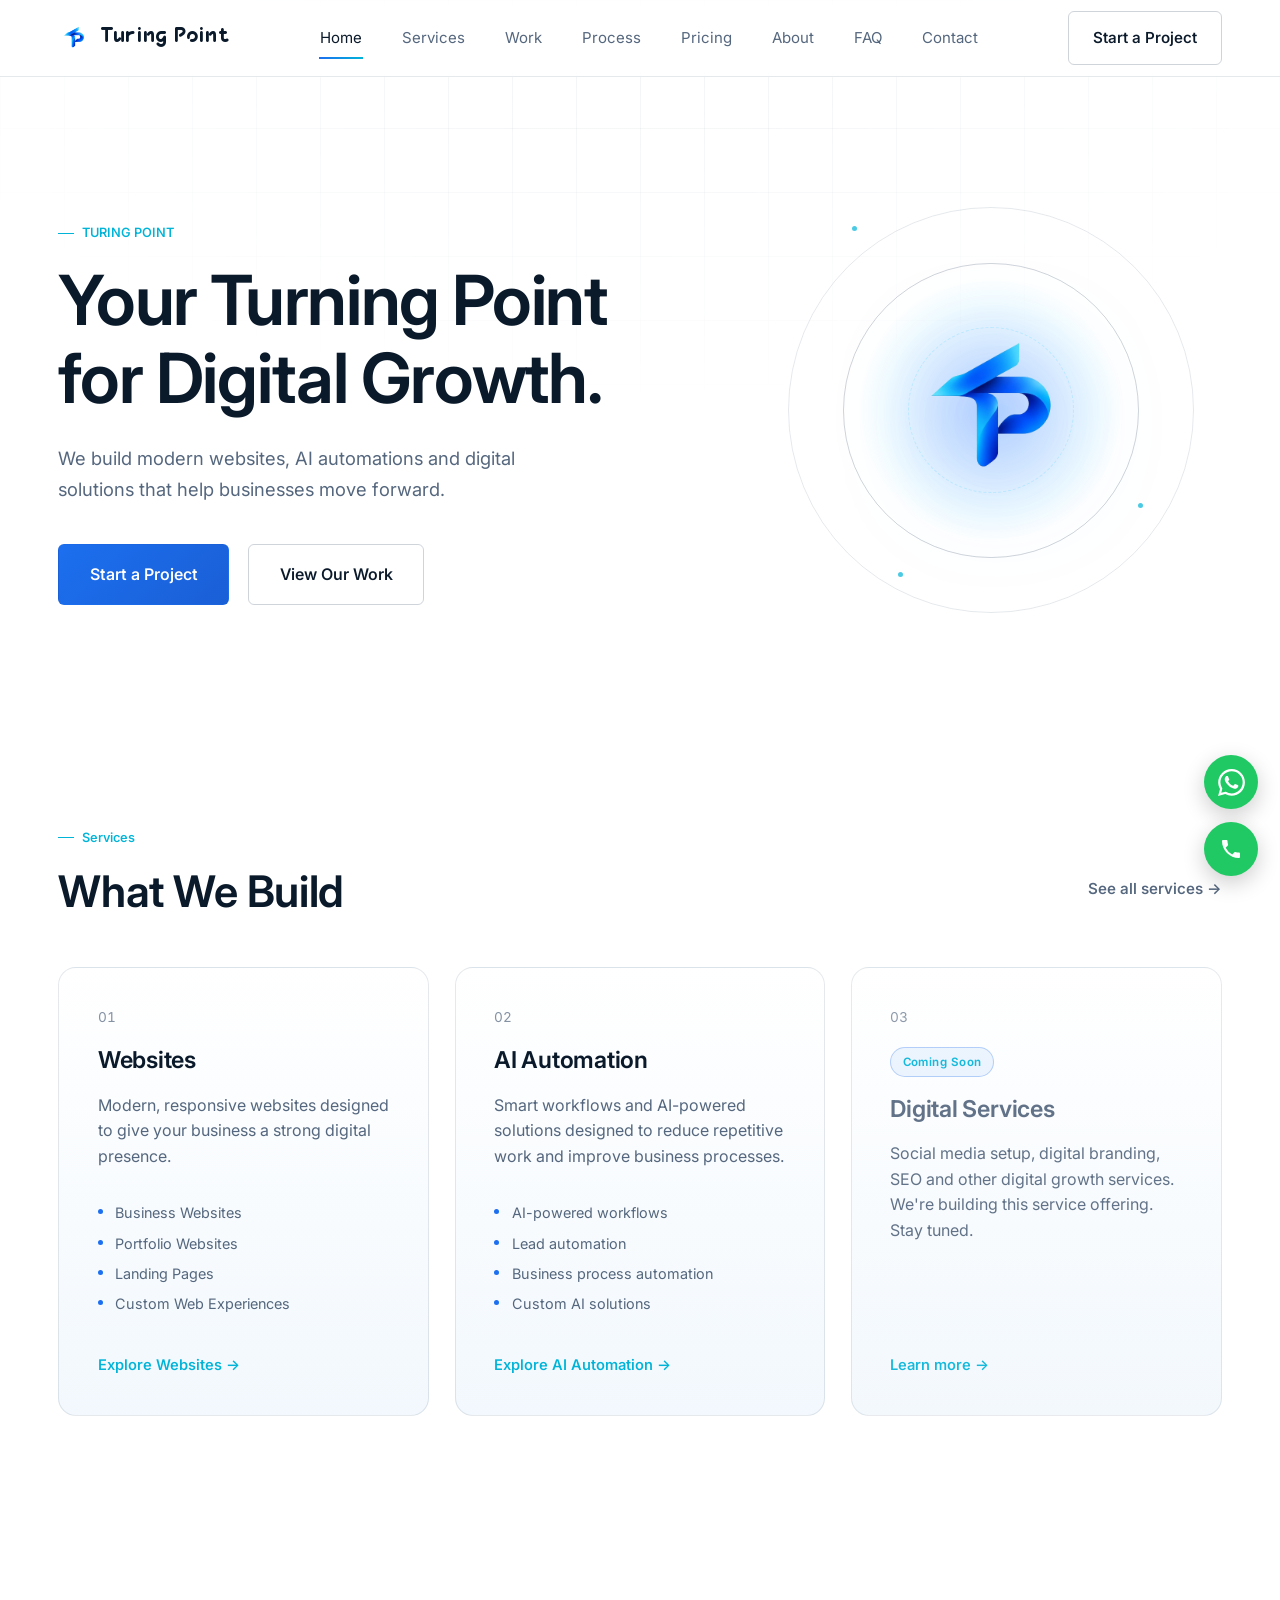
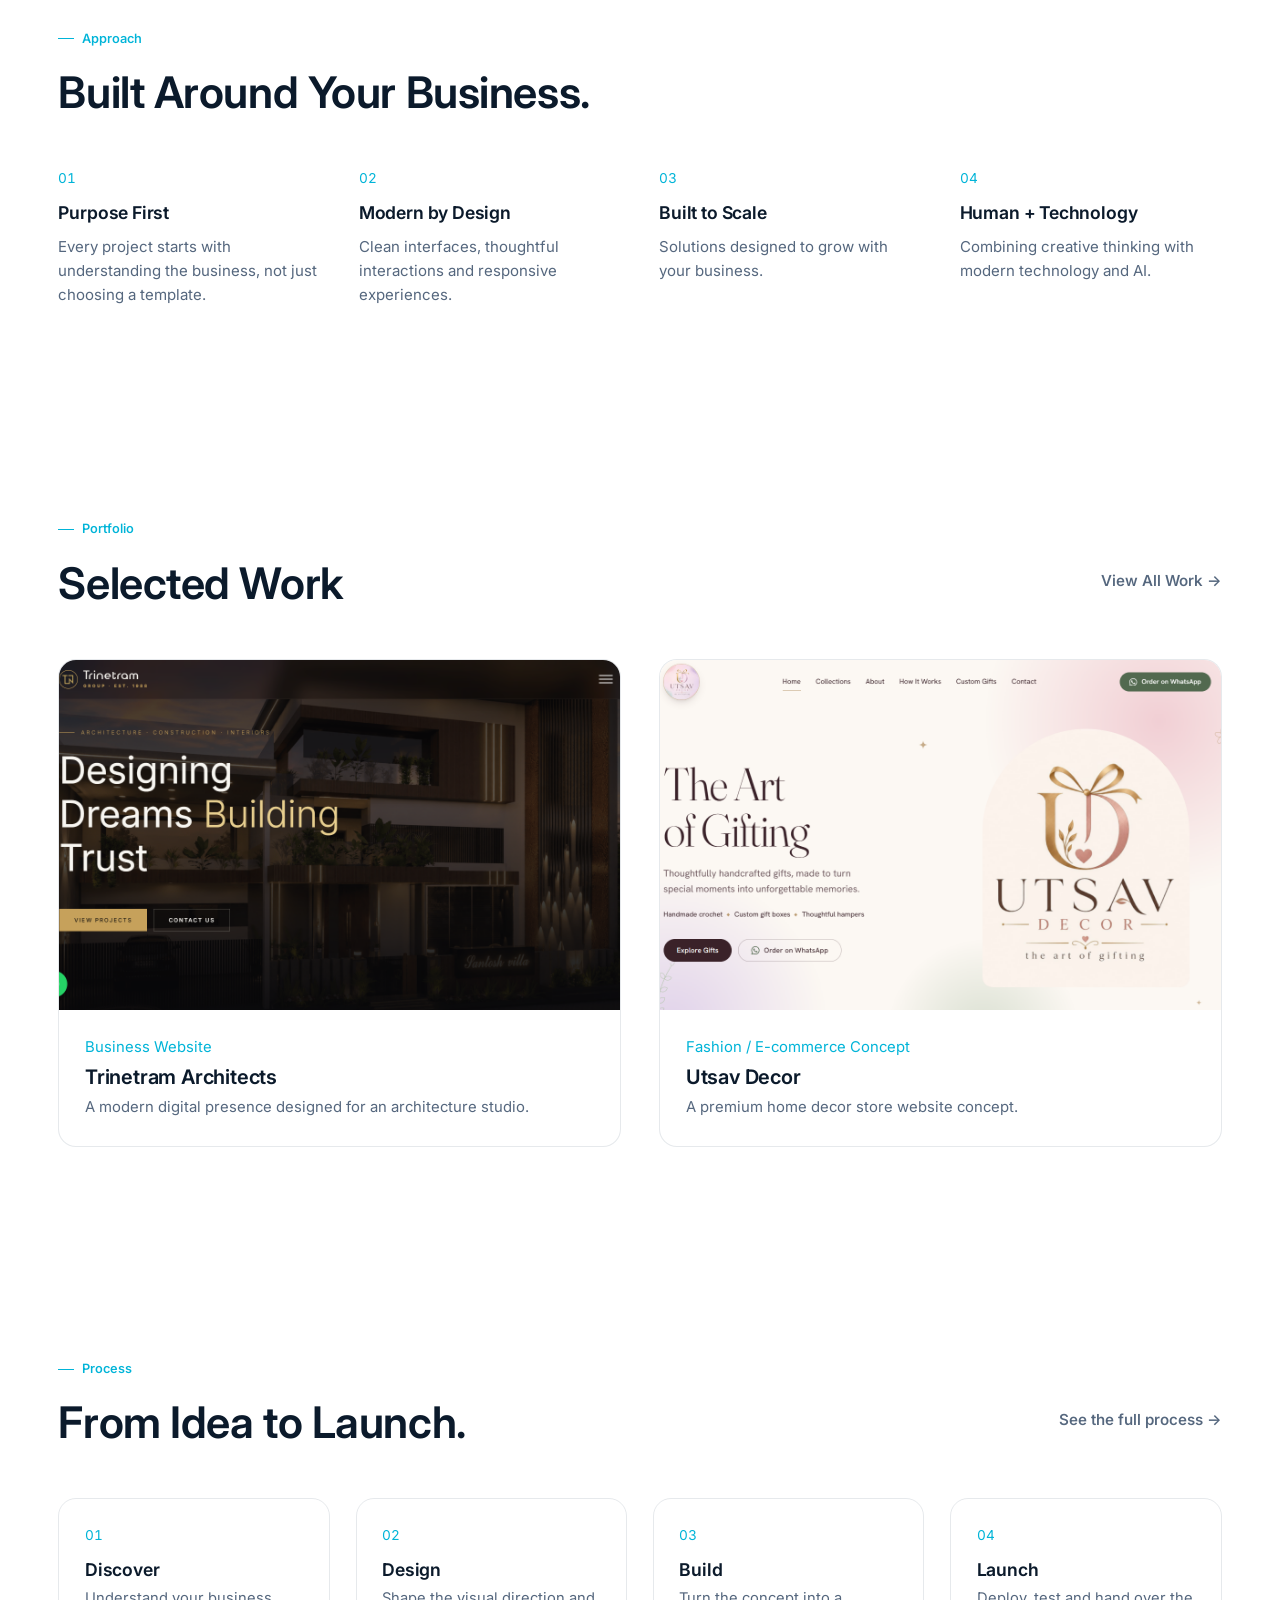
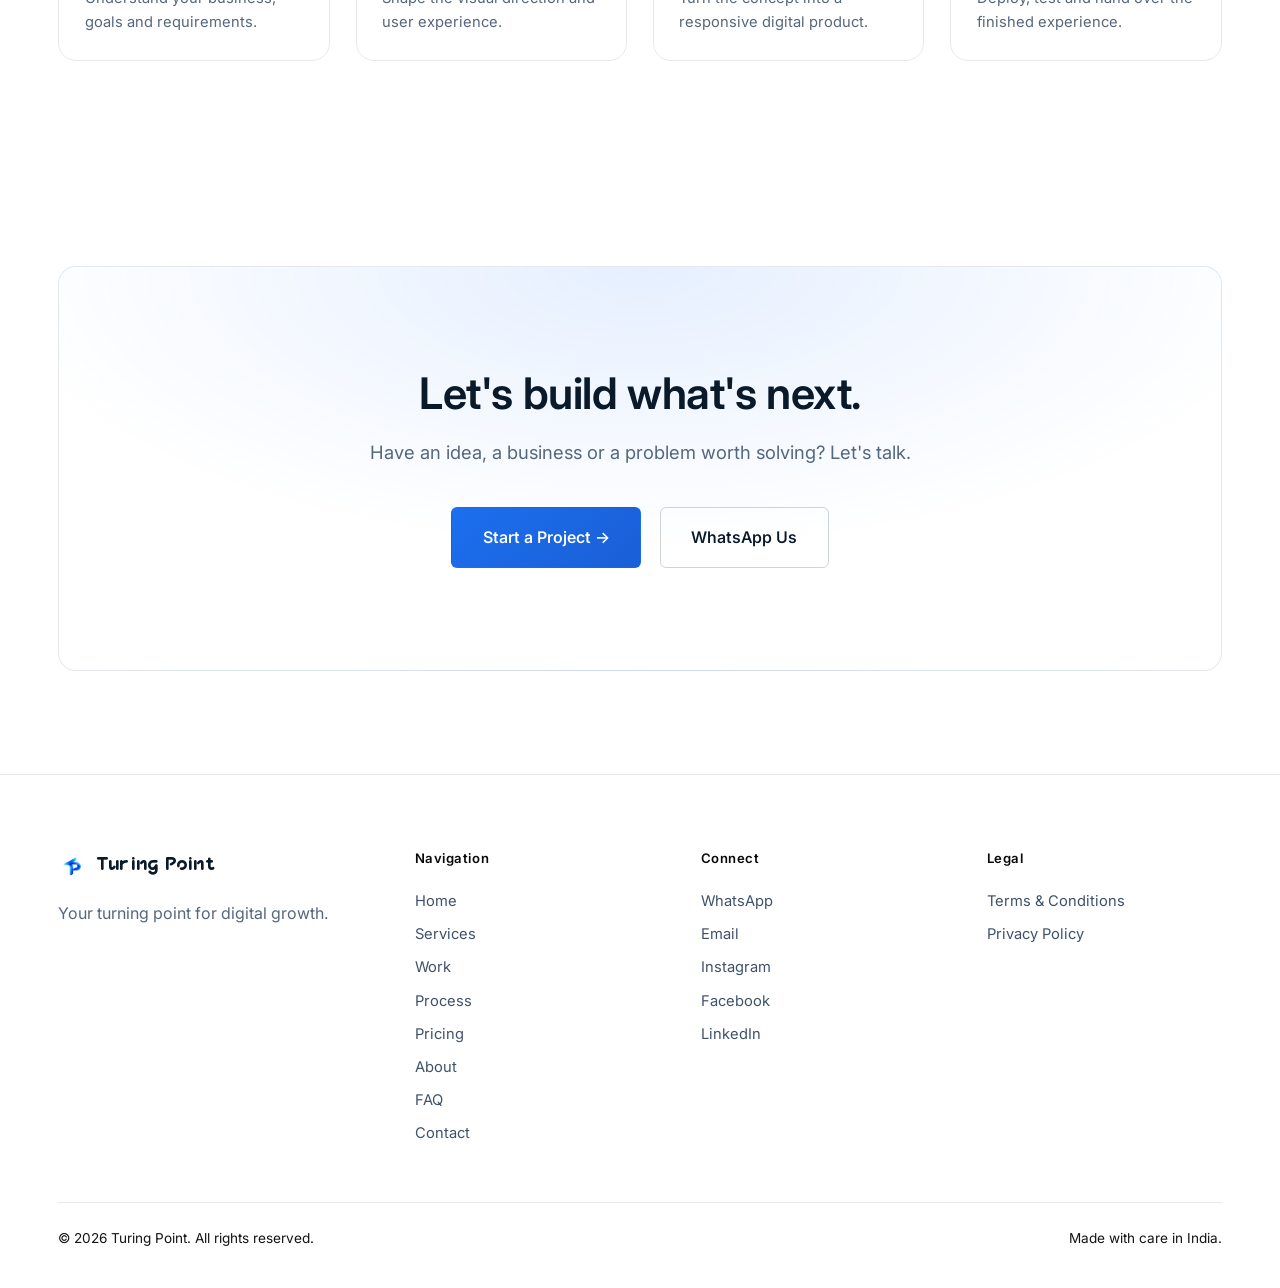
<file: index.html>
<!DOCTYPE html>
<html lang="en">
<head>
<meta charset="UTF-8">
<meta name="viewport" content="width=device-width, initial-scale=1.0">
<title>Turing Point — Your Turning Point for Digital Growth</title>
<meta name="description" content="Turing Point is a digital studio building modern websites and AI automation that help businesses move forward. Digital services coming soon.">
<link rel="icon" href="assets/images/tp-logo.png" type="image/png">
<meta property="og:title" content="Turing Point — Your Turning Point for Digital Growth">
<meta property="og:description" content="Modern websites and AI automation for businesses ready to move forward.">
<meta property="og:type" content="website">
<meta property="og:image" content="assets/images/tp-logo.png">
<link rel="preconnect" href="https://fonts.googleapis.com">
<link rel="preconnect" href="https://fonts.gstatic.com" crossorigin>
<link href="https://fonts.googleapis.com/css2?family=Inter:wght@400;500;600;700&display=swap" rel="stylesheet">
<link rel="stylesheet" href="assets/css/style.css">
</head>
<body>
<a class="skip-link" href="#main">Skip to content</a>
<div class="grain-field" aria-hidden="true"></div>

<header class="site-header">
  <div class="container nav-inner">
    <a href="index.html" class="nav-brand">
      <img src="assets/images/tp-logo.png" alt="Turing Point logo" width="32" height="32">
      <span class="brand-mark">Turing Point</span>
    </a>
    <nav class="nav-links" aria-label="Primary">
      <a href="index.html" aria-current="page">Home</a>
      <a href="services.html">Services</a>
      <a href="work.html">Work</a>
      <a href="process.html">Process</a>
      <a href="pricing.html">Pricing</a>
      <a href="about.html">About</a>
      <a href="faq.html">FAQ</a>
      <a href="contact.html">Contact</a>
    </nav>
    <div class="nav-cta">
      <a href="contact.html" class="btn btn-outline">Start a Project</a>
      <button class="hamburger" aria-expanded="false" aria-controls="mobile-nav" aria-label="Toggle menu">
        <span></span><span></span><span></span>
      </button>
    </div>
  </div></header>
<div class="mobile-nav" id="mobile-nav">
    <a href="index.html" aria-current="page">Home</a>
    <a href="services.html">Services</a>
    <a href="work.html">Work</a>
    <a href="process.html">Process</a>
    <a href="pricing.html">Pricing</a>
    <a href="about.html">About</a>
    <a href="faq.html">FAQ</a>
    <a href="contact.html">Contact</a>
    <a href="contact.html" class="btn btn-primary">Start a Project</a>
  </div>

<main id="main">

  <!-- HERO -->
  <section class="hero">
    <div class="container hero-grid">
      <div>
        <p class="eyebrow">TURING POINT</p>
        <h1>Your Turning Point<br>for Digital Growth.</h1>
        <p class="lede">We build modern websites, AI automations and digital solutions that help businesses move forward.</p>
        <div class="hero-ctas">
          <a href="contact.html" class="btn btn-primary btn-lg">Start a Project</a>
          <a href="work.html" class="btn btn-outline btn-lg">View Our Work</a>
        </div>
      </div>
      <div class="hero-visual" aria-hidden="true">
        <div class="glow"></div>
        <div class="ring ring-1"></div>
        <div class="ring ring-2"></div>
        <div class="ring ring-3"></div>
        <img class="tp-mark" src="assets/images/tp-logo.png" alt="">
        <span class="dot" style="top:10%; left:20%;"></span>
        <span class="dot" style="top:70%; left:82%;"></span>
        <span class="dot" style="top:85%; left:30%;"></span>
      </div>
    </div>
  </section>

  <!-- SERVICES PREVIEW -->
  <section class="section" id="services-preview">
    <div class="container">
      <div class="section-head reveal">
        <div>
          <p class="eyebrow">Services</p>
          <h2>What We Build</h2>
        </div>
        <a href="services.html" class="btn btn-ghost">See all services →</a>
      </div>
      <div class="card-grid">
        <article class="service-card reveal">
          <span class="idx">01</span>
          <h3>Websites</h3>
          <p>Modern, responsive websites designed to give your business a strong digital presence.</p>
          <ul>
            <li>Business Websites</li>
            <li>Portfolio Websites</li>
            <li>Landing Pages</li>
            <li>Custom Web Experiences</li>
          </ul>
          <a href="services.html#websites" class="card-cta">Explore Websites →</a>
        </article>
        <article class="service-card reveal">
          <span class="idx">02</span>
          <h3>AI Automation</h3>
          <p>Smart workflows and AI-powered solutions designed to reduce repetitive work and improve business processes.</p>
          <ul>
            <li>AI-powered workflows</li>
            <li>Lead automation</li>
            <li>Business process automation</li>
            <li>Custom AI solutions</li>
          </ul>
          <a href="services.html#ai-automation" class="card-cta">Explore AI Automation →</a>
        </article>
        <article class="service-card coming-soon reveal">
          <span class="idx">03</span>
          <span class="badge">Coming Soon</span>
          <h3>Digital Services</h3>
          <p>Social media setup, digital branding, SEO and other digital growth services. We're building this service offering. Stay tuned.</p>
          <a href="services.html#digital-services" class="card-cta">Learn more →</a>
        </article>
      </div>
    </div>
  </section>

  <!-- WHY TURING POINT -->
  <section class="section" id="why">
    <div class="container">
      <div class="section-head reveal">
        <div>
          <p class="eyebrow">Approach</p>
          <h2>Built Around Your Business.</h2>
        </div>
      </div>
      <div class="principles-grid">
        <div class="principle reveal">
          <p class="num">01</p>
          <h3>Purpose First</h3>
          <p>Every project starts with understanding the business, not just choosing a template.</p>
        </div>
        <div class="principle reveal">
          <p class="num">02</p>
          <h3>Modern by Design</h3>
          <p>Clean interfaces, thoughtful interactions and responsive experiences.</p>
        </div>
        <div class="principle reveal">
          <p class="num">03</p>
          <h3>Built to Scale</h3>
          <p>Solutions designed to grow with your business.</p>
        </div>
        <div class="principle reveal">
          <p class="num">04</p>
          <h3>Human + Technology</h3>
          <p>Combining creative thinking with modern technology and AI.</p>
        </div>
      </div>
    </div>
  </section>

  <!-- SELECTED WORK -->
  <section class="section" id="work-preview">
    <div class="container">
      <div class="section-head reveal">
        <div>
          <p class="eyebrow">Portfolio</p>
          <h2>Selected Work</h2>
        </div>
        <a href="work.html" class="btn btn-ghost">View All Work →</a>
      </div>
      <div class="work-grid">
        <a href="work.html#trinetram" class="project-card reveal">
         <div class="project-thumb">
  <img class="project-thumb-img" src="assets/images/Trinetram-img.png" alt="Trinetram Architects website">
</div>
          <div class="project-body">
            <p class="project-cat">Business Website</p>
            <h3>Trinetram Architects</h3>
            <p>A modern digital presence designed for an architecture studio.</p>
          </div>
        </a>
        <a href="work.html#utsav-decor" class="project-card reveal">
          <div class="project-thumb">
  <img class="project-thumb-img" src="assets/images/utsav-decor-img.png" alt="Utsav Decor website">
</div>
          <div class="project-body">
            <p class="project-cat">Fashion / E-commerce Concept</p>
            <h3>Utsav Decor</h3>
            <p>A premium home decor store website concept.</p>
          </div>
        </a>
      </div>
    </div>
  </section>

  <!-- PROCESS -->
  <section class="section" id="process-preview">
    <div class="container">
      <div class="section-head reveal">
        <div>
          <p class="eyebrow">Process</p>
          <h2>From Idea to Launch.</h2>
        </div>
        <a href="process.html" class="btn btn-ghost">See the full process →</a>
      </div>
      <div class="process-list">
        <div class="process-step reveal">
          <p class="num">01</p>
          <h3>Discover</h3>
          <p>Understand your business, goals and requirements.</p>
        </div>
        <div class="process-step reveal">
          <p class="num">02</p>
          <h3>Design</h3>
          <p>Shape the visual direction and user experience.</p>
        </div>
        <div class="process-step reveal">
          <p class="num">03</p>
          <h3>Build</h3>
          <p>Turn the concept into a responsive digital product.</p>
        </div>
        <div class="process-step reveal">
          <p class="num">04</p>
          <h3>Launch</h3>
          <p>Deploy, test and hand over the finished experience.</p>
        </div>
      </div>
    </div>
  </section>

  <!-- FINAL CTA -->
  <section class="section" id="final-cta">
    <div class="container">
      <div class="final-cta reveal">
        <h2>Let's build what's next.</h2>
        <p class="lede">Have an idea, a business or a problem worth solving? Let's talk.</p>
        <div class="final-cta-actions">
          <a href="contact.html" class="btn btn-primary btn-lg">Start a Project →</a>
          <a href="contact.html#whatsapp" class="btn btn-outline btn-lg">WhatsApp Us</a>
        </div>
      </div>
    </div>
  </section>

</main>

<footer class="site-footer">
  <div class="container">
    <div class="footer-grid">
      <div>
        <a href="index.html" class="footer-brand">
          <img src="assets/images/tp-logo.png" alt="Turing Point logo" width="28" height="28">
          <span class="brand-mark">Turing Point</span>
        </a>
        <p>Your turning point for digital growth.</p>
      </div>
      <div class="footer-col">
        <h4>Navigation</h4>
        <a href="index.html">Home</a>
        <a href="services.html">Services</a>
        <a href="work.html">Work</a>
        <a href="process.html">Process</a>
        <a href="pricing.html">Pricing</a>
        <a href="about.html">About</a>
        <a href="faq.html">FAQ</a>
        <a href="contact.html">Contact</a>
      </div>
      <div class="footer-col">
        <h4>Connect</h4>
        <a href="contact.html#whatsapp">WhatsApp</a>
        <a href="contact.html#email">Email</a>
        <a href="contact.html#instagram">Instagram</a>
        <a href="contact.html#facebook">Facebook</a>
        <a href="contact.html#linkedin">LinkedIn</a>
      </div>
      <div class="footer-col">
        <h4>Legal</h4>
        <a href="terms.html">Terms &amp; Conditions</a>
        <a href="privacy.html">Privacy Policy</a>
      </div>
    </div>
    <div class="footer-bottom">
      <span>© 2026 Turing Point. All rights reserved.</span>
      <span>Made with care in India.</span>
    </div>
  </div>
</footer>

  <!-- Floating Contact Buttons -->
<div class="floating-contact">

  <!-- WhatsApp -->
  <div class="floating-option">
    <button class="floating-btn whatsapp-btn"
      aria-label="Choose WhatsApp number"
      onclick="toggleContactMenu('whatsapp-menu')">
      
<svg viewBox="0 0 24 24" width="27" height="27"
     fill="currentColor" aria-hidden="true">
  <path d="M20.52 3.48A11.8 11.8 0 0 0 12.04 0C5.5 0 .18 5.32.18 11.86c0 2.09.55 4.13 1.6 5.93L.08 24l6.37-1.67a11.86 11.86 0 0 0 5.59 1.42h.01c6.54 0 11.86-5.32 11.86-11.86 0-3.17-1.23-6.15-3.39-8.41ZM12.04 21.7a9.85 9.85 0 0 1-5.02-1.37l-.36-.21-3.78.99 1.01-3.68-.23-.38a9.82 9.82 0 0 1-1.51-5.19c0-5.45 4.44-9.89 9.9-9.89a9.8 9.8 0 0 1 6.99 2.9 9.8 9.8 0 0 1 2.9 6.99c0 5.45-4.44 9.89-9.9 9.89Zm5.43-7.41c-.3-.15-1.77-.87-2.04-.97-.27-.1-.47-.15-.67.15-.2.3-.77.97-.94 1.17-.17.2-.35.22-.65.07-.3-.15-1.26-.46-2.4-1.47-.89-.8-1.49-1.79-1.66-2.09-.17-.3-.02-.46.13-.61.14-.14.3-.35.45-.52.15-.17.2-.3.3-.5.1-.2.05-.37-.03-.52-.07-.15-.67-1.62-.92-2.22-.24-.58-.48-.5-.67-.51h-.57c-.2 0-.52.07-.79.37-.27.3-1.04 1.02-1.04 2.49s1.07 2.89 1.22 3.09c.15.2 2.1 3.2 5.08 4.49.71.31 1.26.5 1.69.64.71.23 1.36.2 1.87.12.57-.08 1.77-.72 2.02-1.42.25-.7.25-1.3.17-1.42-.07-.13-.27-.2-.57-.35Z"/>
</svg>
    </button>

    <div class="floating-menu" id="whatsapp-menu">
      <a href="https://wa.me/917970040658"
         target="_blank" rel="noopener noreferrer">
        +91 7970040658
      </a>
      <a href="https://wa.me/919243191515"
         target="_blank" rel="noopener noreferrer">
        +91 9243191515
      </a>
    </div>
  </div>

  <!-- Call -->
  <div class="floating-option">
    <button class="floating-btn call-btn"
      aria-label="Choose calling number"
      onclick="toggleContactMenu('call-menu')">
      
<svg viewBox="0 0 24 24" width="24" height="24"
     fill="currentColor" aria-hidden="true">
  <path d="M6.62 10.79a15.05 15.05 0 0 0 6.59 6.59l2.2-2.2a1 1 0 0 1 1.01-.24c1.12.37 2.33.56 3.58.56a1 1 0 0 1 1 1V20a1 1 0 0 1-1 1C10.61 21 3 13.39 3 4a1 1 0 0 1 1-1h3.5a1 1 0 0 1 1 1c0 1.25.19 2.46.56 3.58a1 1 0 0 1-.25 1.01l-2.19 2.2Z"/>
</svg>
    </button>

    <div class="floating-menu" id="call-menu">
      <a href="tel:+917970040658">+91 7970040658</a>
      <a href="tel:+919243191515">+91 9243191515</a>
    </div>
  </div>

</div>

<script src="assets/js/main.js"></script>
</body>
</html>
</file>
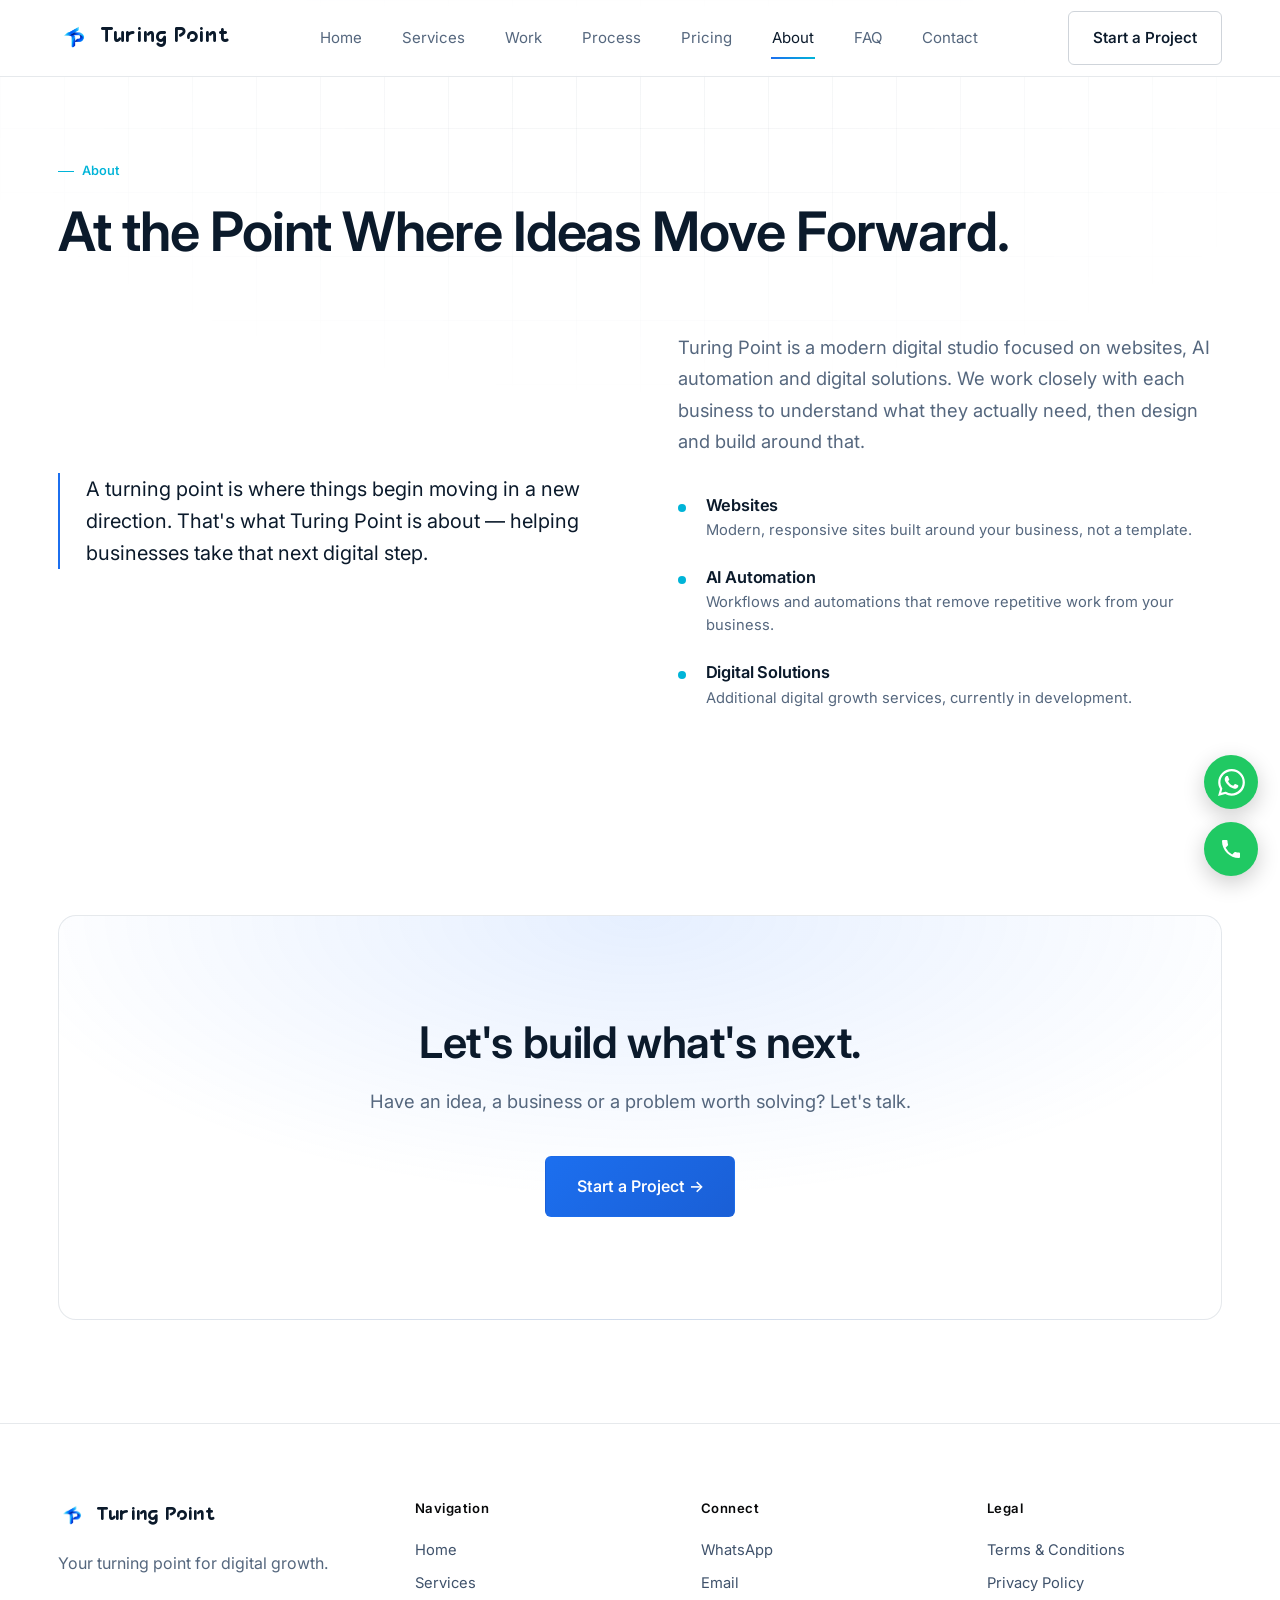
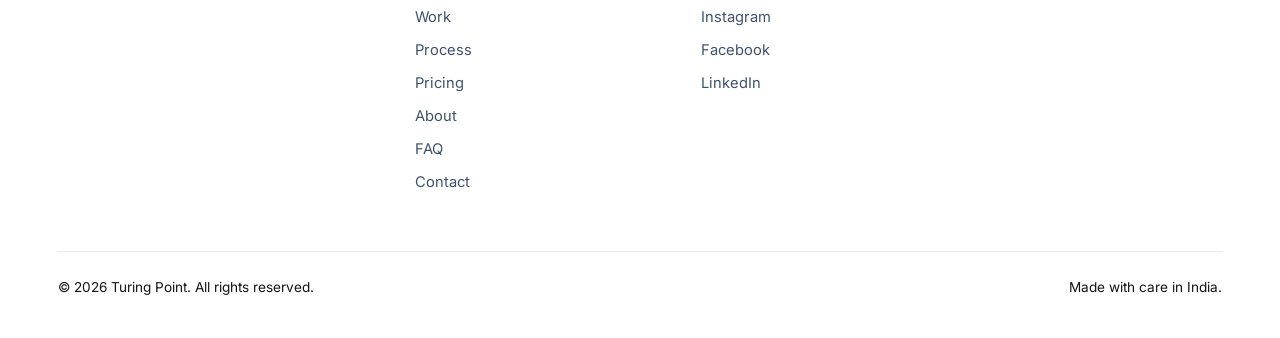
<file: about.html>
<!DOCTYPE html>
<html lang="en">
<head>
<meta charset="UTF-8">
<meta name="viewport" content="width=device-width, initial-scale=1.0">
<title>About — Turing Point</title>
<meta name="description" content="Turing Point is a modern digital studio focused on websites, AI automation and digital solutions.">
<link rel="icon" href="assets/images/tp-logo.png" type="image/png">
<link rel="preconnect" href="https://fonts.googleapis.com">
<link rel="preconnect" href="https://fonts.gstatic.com" crossorigin>
<link href="https://fonts.googleapis.com/css2?family=Inter:wght@400;500;600;700&display=swap" rel="stylesheet">
<link rel="stylesheet" href="assets/css/style.css">
</head>
<body>
<a class="skip-link" href="#main">Skip to content</a>
<div class="grain-field" aria-hidden="true"></div>

<header class="site-header">
  <div class="container nav-inner">
    <a href="index.html" class="nav-brand">
      <img src="assets/images/tp-logo.png" alt="Turing Point logo" width="32" height="32">
      <span class="brand-mark">Turing Point</span>
    </a>
    <nav class="nav-links" aria-label="Primary">
      <a href="index.html">Home</a>
      <a href="services.html">Services</a>
      <a href="work.html">Work</a>
      <a href="process.html">Process</a>
      <a href="pricing.html">Pricing</a>
      <a href="about.html" aria-current="page">About</a>
      <a href="faq.html">FAQ</a>
      <a href="contact.html">Contact</a>
    </nav>
    <div class="nav-cta">
      <a href="contact.html" class="btn btn-outline">Start a Project</a>
      <button class="hamburger" aria-expanded="false" aria-controls="mobile-nav" aria-label="Toggle menu">
        <span></span><span></span><span></span>
      </button>
    </div>
  </div></header>
<div class="mobile-nav" id="mobile-nav">
    <a href="index.html">Home</a>
    <a href="services.html">Services</a>
    <a href="work.html">Work</a>
    <a href="process.html">Process</a>
    <a href="pricing.html">Pricing</a>
    <a href="about.html" aria-current="page">About</a>
    <a href="faq.html">FAQ</a>
    <a href="contact.html">Contact</a>
    <a href="contact.html" class="btn btn-primary">Start a Project</a>
  </div>

<main id="main">

  <section class="page-header">
    <div class="container">
      <p class="eyebrow">About</p>
      <h1>At the Point Where Ideas Move Forward.</h1>
    </div>
  </section>

  <section class="section" style="padding-top:0;">
    <div class="container about-block">
      <div class="reveal">
        <p class="about-quote">A turning point is where things begin moving in a new direction. That's what Turing Point is about — helping businesses take that next digital step.</p>
      </div>
      <div class="reveal">
        <p class="lede" style="max-width:none;">Turing Point is a modern digital studio focused on websites, AI automation and digital solutions. We work closely with each business to understand what they actually need, then design and build around that.</p>
        <div class="focus-list">
          <div class="focus-item">
            <span class="dot-marker" aria-hidden="true"></span>
            <div>
              <h4>Websites</h4>
              <p>Modern, responsive sites built around your business, not a template.</p>
            </div>
          </div>
          <div class="focus-item">
            <span class="dot-marker" aria-hidden="true"></span>
            <div>
              <h4>AI Automation</h4>
              <p>Workflows and automations that remove repetitive work from your business.</p>
            </div>
          </div>
          <div class="focus-item">
            <span class="dot-marker" aria-hidden="true"></span>
            <div>
              <h4>Digital Solutions</h4>
              <p>Additional digital growth services, currently in development.</p>
            </div>
          </div>
        </div>
      </div>
    </div>
  </section>

  <section class="section" id="cta">
    <div class="container">
      <div class="final-cta reveal">
        <h2>Let's build what's next.</h2>
        <p class="lede">Have an idea, a business or a problem worth solving? Let's talk.</p>
        <div class="final-cta-actions">
          <a href="contact.html" class="btn btn-primary btn-lg">Start a Project →</a>
        </div>
      </div>
    </div>
  </section>

</main>

<footer class="site-footer">
  <div class="container">
    <div class="footer-grid">
      <div>
        <a href="index.html" class="footer-brand">
          <img src="assets/images/tp-logo.png" alt="Turing Point logo" width="28" height="28">
          <span class="brand-mark">Turing Point</span>
        </a>
        <p>Your turning point for digital growth.</p>
      </div>
      <div class="footer-col">
        <h4>Navigation</h4>
        <a href="index.html">Home</a>
        <a href="services.html">Services</a>
        <a href="work.html">Work</a>
        <a href="process.html">Process</a>
        <a href="pricing.html">Pricing</a>
        <a href="about.html">About</a>
        <a href="faq.html">FAQ</a>
        <a href="contact.html">Contact</a>
      </div>
      <div class="footer-col">
        <h4>Connect</h4>
        <a href="contact.html#whatsapp">WhatsApp</a>
        <a href="contact.html#email">Email</a>
        <a href="contact.html#instagram">Instagram</a>
        <a href="contact.html#facebook">Facebook</a>
        <a href="contact.html#linkedin">LinkedIn</a>
      </div>
      <div class="footer-col">
        <h4>Legal</h4>
        <a href="terms.html">Terms &amp; Conditions</a>
        <a href="privacy.html">Privacy Policy</a>
      </div>
    </div>
    <div class="footer-bottom">
      <span>© 2026 Turing Point. All rights reserved.</span>
      <span>Made with care in India.</span>
    </div>
  </div>
</footer>

  <!-- Floating Contact Buttons -->
<div class="floating-contact">

  <!-- WhatsApp -->
  <div class="floating-option">
    <button class="floating-btn whatsapp-btn"
      aria-label="Choose WhatsApp number"
      onclick="toggleContactMenu('whatsapp-menu')">
      
<svg viewBox="0 0 24 24" width="27" height="27"
     fill="currentColor" aria-hidden="true">
  <path d="M20.52 3.48A11.8 11.8 0 0 0 12.04 0C5.5 0 .18 5.32.18 11.86c0 2.09.55 4.13 1.6 5.93L.08 24l6.37-1.67a11.86 11.86 0 0 0 5.59 1.42h.01c6.54 0 11.86-5.32 11.86-11.86 0-3.17-1.23-6.15-3.39-8.41ZM12.04 21.7a9.85 9.85 0 0 1-5.02-1.37l-.36-.21-3.78.99 1.01-3.68-.23-.38a9.82 9.82 0 0 1-1.51-5.19c0-5.45 4.44-9.89 9.9-9.89a9.8 9.8 0 0 1 6.99 2.9 9.8 9.8 0 0 1 2.9 6.99c0 5.45-4.44 9.89-9.9 9.89Zm5.43-7.41c-.3-.15-1.77-.87-2.04-.97-.27-.1-.47-.15-.67.15-.2.3-.77.97-.94 1.17-.17.2-.35.22-.65.07-.3-.15-1.26-.46-2.4-1.47-.89-.8-1.49-1.79-1.66-2.09-.17-.3-.02-.46.13-.61.14-.14.3-.35.45-.52.15-.17.2-.3.3-.5.1-.2.05-.37-.03-.52-.07-.15-.67-1.62-.92-2.22-.24-.58-.48-.5-.67-.51h-.57c-.2 0-.52.07-.79.37-.27.3-1.04 1.02-1.04 2.49s1.07 2.89 1.22 3.09c.15.2 2.1 3.2 5.08 4.49.71.31 1.26.5 1.69.64.71.23 1.36.2 1.87.12.57-.08 1.77-.72 2.02-1.42.25-.7.25-1.3.17-1.42-.07-.13-.27-.2-.57-.35Z"/>
</svg>
    </button>

    <div class="floating-menu" id="whatsapp-menu">
      <a href="https://wa.me/917970040658"
         target="_blank" rel="noopener noreferrer">
        +91 7970040658
      </a>
      <a href="https://wa.me/919243191515"
         target="_blank" rel="noopener noreferrer">
        +91 9243191515
      </a>
    </div>
  </div>

  <!-- Call -->
  <div class="floating-option">
    <button class="floating-btn call-btn"
      aria-label="Choose calling number"
      onclick="toggleContactMenu('call-menu')">
      
<svg viewBox="0 0 24 24" width="24" height="24"
     fill="currentColor" aria-hidden="true">
  <path d="M6.62 10.79a15.05 15.05 0 0 0 6.59 6.59l2.2-2.2a1 1 0 0 1 1.01-.24c1.12.37 2.33.56 3.58.56a1 1 0 0 1 1 1V20a1 1 0 0 1-1 1C10.61 21 3 13.39 3 4a1 1 0 0 1 1-1h3.5a1 1 0 0 1 1 1c0 1.25.19 2.46.56 3.58a1 1 0 0 1-.25 1.01l-2.19 2.2Z"/>
</svg>
    </button>

    <div class="floating-menu" id="call-menu">
      <a href="tel:+917970040658">+91 7970040658</a>
      <a href="tel:+919243191515">+91 9243191515</a>
    </div>
  </div>

</div>

<script src="assets/js/main.js"></script>
</body>
</html>
</file>
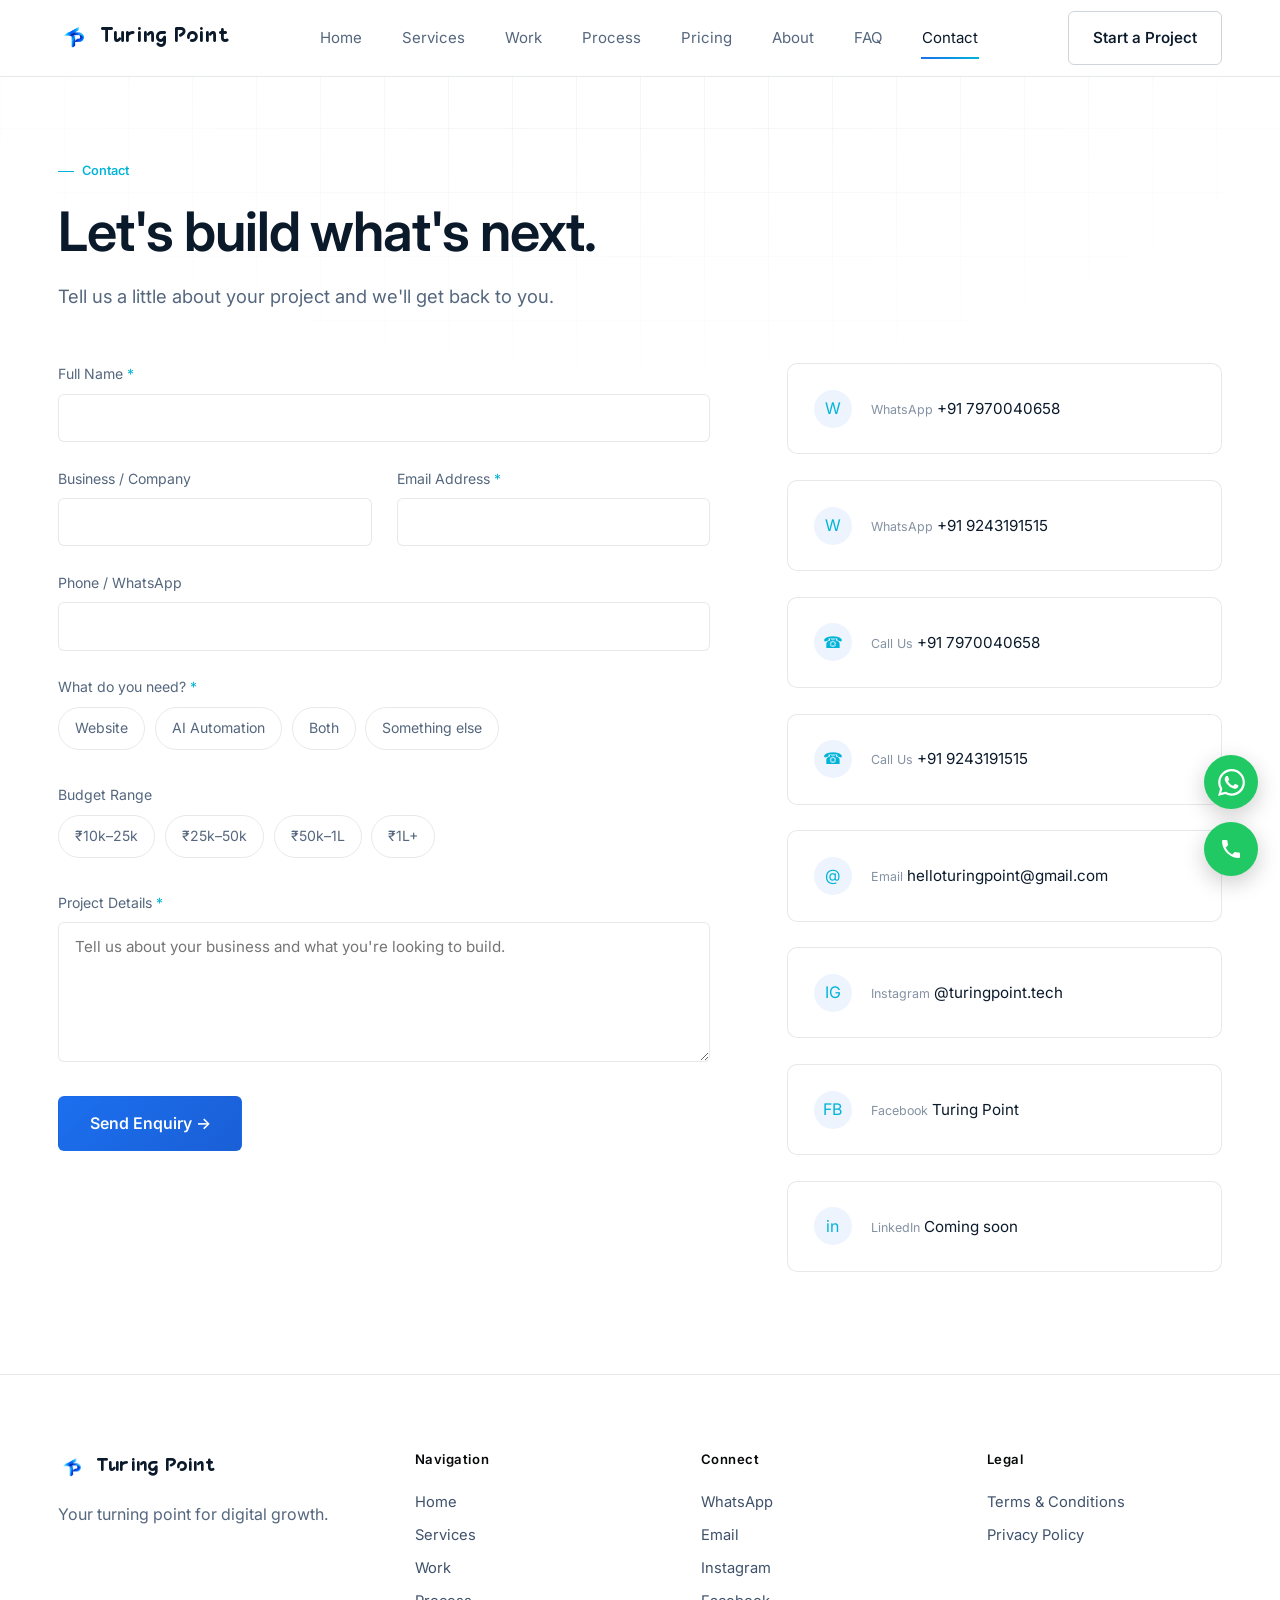
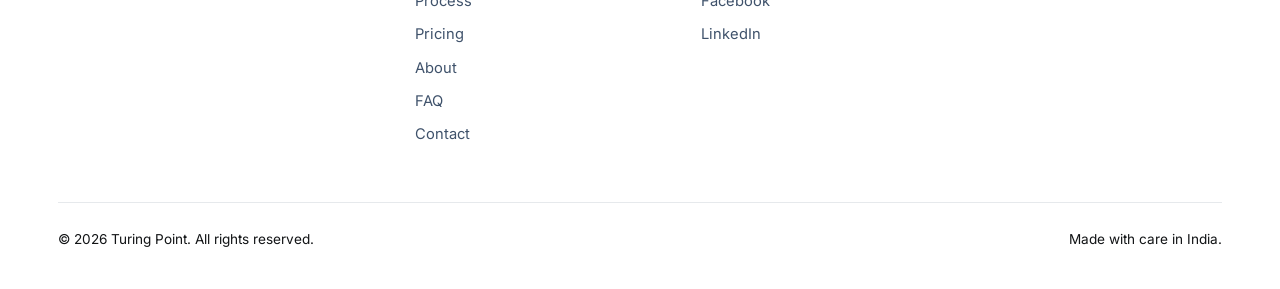
<file: contact.html>
<!DOCTYPE html>
<html lang="en">
<head>
<meta charset="UTF-8">
<meta name="viewport" content="width=device-width, initial-scale=1.0">
<title>Contact — Turing Point</title>
<meta name="description" content="Start a project with Turing Point. Tell us about your website or AI automation needs.">
<link rel="icon" href="assets/images/tp-logo.png" type="image/png">
<link rel="preconnect" href="https://fonts.googleapis.com">
<link rel="preconnect" href="https://fonts.gstatic.com" crossorigin>
<link href="https://fonts.googleapis.com/css2?family=Inter:wght@400;500;600;700&display=swap" rel="stylesheet">
<link rel="stylesheet" href="assets/css/style.css">
</head>
<body>
<a class="skip-link" href="#main">Skip to content</a>
<div class="grain-field" aria-hidden="true"></div>

<header class="site-header">
  <div class="container nav-inner">
    <a href="index.html" class="nav-brand">
      <img src="assets/images/tp-logo.png" alt="Turing Point logo" width="32" height="32">
      <span class="brand-mark">Turing Point</span>
    </a>
    <nav class="nav-links" aria-label="Primary">
      <a href="index.html">Home</a>
      <a href="services.html">Services</a>
      <a href="work.html">Work</a>
      <a href="process.html">Process</a>
      <a href="pricing.html">Pricing</a>
      <a href="about.html">About</a>
      <a href="faq.html">FAQ</a>
      <a href="contact.html" aria-current="page">Contact</a>
    </nav>
    <div class="nav-cta">
      <a href="contact.html" class="btn btn-outline">Start a Project</a>
      <button class="hamburger" aria-expanded="false" aria-controls="mobile-nav" aria-label="Toggle menu">
        <span></span><span></span><span></span>
      </button>
    </div>
  </div></header>
<div class="mobile-nav" id="mobile-nav">
    <a href="index.html">Home</a>
    <a href="services.html">Services</a>
    <a href="work.html">Work</a>
    <a href="process.html">Process</a>
    <a href="pricing.html">Pricing</a>
    <a href="about.html">About</a>
    <a href="faq.html">FAQ</a>
    <a href="contact.html" aria-current="page">Contact</a>
    <a href="contact.html" class="btn btn-primary">Start a Project</a>
  </div>

<main id="main">

  <section class="page-header">
    <div class="container">
      <p class="eyebrow">Contact</p>
      <h1>Let's build what's next.</h1>
      <p class="lede">Tell us a little about your project and we'll get back to you.</p>
    </div>
  </section>

  <section class="section" style="padding-top:0;">
    <div class="container contact-grid">

      <form id="enquiry-form" novalidate>
        <div class="field">
          <label for="name">Full Name <span class="req">*</span></label>
          <input type="text" id="name" name="name" required autocomplete="name">
          <p class="error-msg">Please enter your name.</p>
        </div>

        <div class="field-row">
          <div class="field">
            <label for="company">Business / Company</label>
            <input type="text" id="company" name="company" autocomplete="organization">
          </div>
          <div class="field">
            <label for="email">Email Address <span class="req">*</span></label>
            <input type="email" id="email" name="email" required autocomplete="email">
            <p class="error-msg">Please enter a valid email address.</p>
          </div>
        </div>

        <div class="field">
          <label for="phone">Phone / WhatsApp</label>
          <input type="tel" id="phone" name="phone" autocomplete="tel">
        </div>

        <div class="field">
          <label id="need-label">What do you need? <span class="req">*</span></label>
          <div class="chip-group" role="group" aria-labelledby="need-label">
            <label class="chip">
              <input type="radio" name="need" value="Website" required>
              <span>Website</span>
            </label>
            <label class="chip">
              <input type="radio" name="need" value="AI Automation">
              <span>AI Automation</span>
            </label>
            <label class="chip">
              <input type="radio" name="need" value="Both">
              <span>Both</span>
            </label>
            <label class="chip">
              <input type="radio" name="need" value="Something else">
              <span>Something else</span>
            </label>
          </div>
        </div>

        <div class="field">
          <label id="budget-label">Budget Range</label>
          <div class="chip-group" role="group" aria-labelledby="budget-label">
            <label class="chip">
              <input type="radio" name="budget" value="₹10k–25k">
              <span>₹10k–25k</span>
            </label>
            <label class="chip">
              <input type="radio" name="budget" value="₹25k–50k">
              <span>₹25k–50k</span>
            </label>
            <label class="chip">
              <input type="radio" name="budget" value="₹50k–1L">
              <span>₹50k–1L</span>
            </label>
            <label class="chip">
              <input type="radio" name="budget" value="₹1L+">
              <span>₹1L+</span>
            </label>
          </div>
        </div>

        <div class="field">
          <label for="details">Project Details <span class="req">*</span></label>
          <textarea id="details" name="details" required minlength="10" placeholder="Tell us about your business and what you're looking to build."></textarea>
          <p class="error-msg">Please share a few details about your project.</p>
        </div>

        <button type="submit" class="btn btn-primary btn-lg">Send Enquiry →</button>
        <div class="form-status" id="form-status" role="status" aria-live="polite"></div>
      </form>

     <aside class="contact-side">

  <!-- WhatsApp Number 1 -->
  <a href="https://wa.me/917970040658"
     class="contact-channel"
     target="_blank"
     rel="noopener noreferrer">
    <span class="ico" aria-hidden="true">W</span>
    <span>
      <span class="label">WhatsApp</span>
      <span class="value">+91 7970040658</span>
    </span>
  </a>

  <!-- WhatsApp Number 2 -->
  <a href="https://wa.me/919243191515"
     class="contact-channel"
     target="_blank"
     rel="noopener noreferrer">
    <span class="ico" aria-hidden="true">W</span>
    <span>
      <span class="label">WhatsApp</span>
      <span class="value">+91 9243191515</span>
    </span>
  </a>

  <!-- Call Number 1 -->
  <a href="tel:+917970040658" class="contact-channel">
    <span class="ico" aria-hidden="true">☎</span>
    <span>
      <span class="label">Call Us</span>
      <span class="value">+91 7970040658</span>
    </span>
  </a>

  <!-- Call Number 2 -->
  <a href="tel:+919243191515" class="contact-channel">
    <span class="ico" aria-hidden="true">☎</span>
    <span>
      <span class="label">Call Us</span>
      <span class="value">+91 9243191515</span>
    </span>
  </a>

  <!-- Email -->
  <a href="mailto:helloturingpoint@gmail.com"
     id="email"
     class="contact-channel">
    <span class="ico" aria-hidden="true">@</span>
    <span>
      <span class="label">Email</span>
      <span class="value">helloturingpoint@gmail.com</span>
    </span>
  </a>

  <!-- Instagram -->
  <a href="https://www.instagram.com/turingpoint.tech/"
     id="instagram"
     class="contact-channel">
    <span class="ico" aria-hidden="true">IG</span>
    <span>
      <span class="label">Instagram</span>
      <span class="value">@turingpoint.tech</span>
    </span>
  </a>

  <!-- Facebook -->
  <a href="https://www.facebook.com/profile.php?id=61593994540956"
     id="facebook"
     class="contact-channel">
    <span class="ico" aria-hidden="true">FB</span>
    <span>
      <span class="label">Facebook</span>
      <span class="value">Turing Point</span>
    </span>
  </a>

  <!-- LinkedIn -->
  <a href="#" id="linkedin" class="contact-channel">
    <span class="ico" aria-hidden="true">in</span>
    <span>
      <span class="label">LinkedIn</span>
      <span class="value">Coming soon</span>
    </span>
  </a>

</aside>
    </div>
  </section>

</main>

<footer class="site-footer">
  <div class="container">
    <div class="footer-grid">
      <div>
        <a href="index.html" class="footer-brand">
          <img src="assets/images/tp-logo.png" alt="Turing Point logo" width="28" height="28">
          <span class="brand-mark">Turing Point</span>
        </a>
        <p>Your turning point for digital growth.</p>
      </div>
      <div class="footer-col">
        <h4>Navigation</h4>
        <a href="index.html">Home</a>
        <a href="services.html">Services</a>
        <a href="work.html">Work</a>
        <a href="process.html">Process</a>
        <a href="pricing.html">Pricing</a>
        <a href="about.html">About</a>
        <a href="faq.html">FAQ</a>
        <a href="contact.html">Contact</a>
      </div>
      <div class="footer-col">
        <h4>Connect</h4>
        <a href="contact.html#whatsapp">WhatsApp</a>
        <a href="contact.html#email">Email</a>
        <a href="contact.html#instagram">Instagram</a>
        <a href="contact.html#facebook">Facebook</a>
        <a href="contact.html#linkedin">LinkedIn</a>
      </div>
      <div class="footer-col">
        <h4>Legal</h4>
        <a href="terms.html">Terms &amp; Conditions</a>
        <a href="privacy.html">Privacy Policy</a>
      </div>
    </div>
    <div class="footer-bottom">
      <span>© 2026 Turing Point. All rights reserved.</span>
      <span>Made with care in India.</span>
    </div>
  </div>
</footer>

  <!-- Floating Contact Buttons -->
<div class="floating-contact">

  <!-- WhatsApp -->
  <div class="floating-option">
    <button class="floating-btn whatsapp-btn"
      aria-label="Choose WhatsApp number"
      onclick="toggleContactMenu('whatsapp-menu')">
      
<svg viewBox="0 0 24 24" width="27" height="27"
     fill="currentColor" aria-hidden="true">
  <path d="M20.52 3.48A11.8 11.8 0 0 0 12.04 0C5.5 0 .18 5.32.18 11.86c0 2.09.55 4.13 1.6 5.93L.08 24l6.37-1.67a11.86 11.86 0 0 0 5.59 1.42h.01c6.54 0 11.86-5.32 11.86-11.86 0-3.17-1.23-6.15-3.39-8.41ZM12.04 21.7a9.85 9.85 0 0 1-5.02-1.37l-.36-.21-3.78.99 1.01-3.68-.23-.38a9.82 9.82 0 0 1-1.51-5.19c0-5.45 4.44-9.89 9.9-9.89a9.8 9.8 0 0 1 6.99 2.9 9.8 9.8 0 0 1 2.9 6.99c0 5.45-4.44 9.89-9.9 9.89Zm5.43-7.41c-.3-.15-1.77-.87-2.04-.97-.27-.1-.47-.15-.67.15-.2.3-.77.97-.94 1.17-.17.2-.35.22-.65.07-.3-.15-1.26-.46-2.4-1.47-.89-.8-1.49-1.79-1.66-2.09-.17-.3-.02-.46.13-.61.14-.14.3-.35.45-.52.15-.17.2-.3.3-.5.1-.2.05-.37-.03-.52-.07-.15-.67-1.62-.92-2.22-.24-.58-.48-.5-.67-.51h-.57c-.2 0-.52.07-.79.37-.27.3-1.04 1.02-1.04 2.49s1.07 2.89 1.22 3.09c.15.2 2.1 3.2 5.08 4.49.71.31 1.26.5 1.69.64.71.23 1.36.2 1.87.12.57-.08 1.77-.72 2.02-1.42.25-.7.25-1.3.17-1.42-.07-.13-.27-.2-.57-.35Z"/>
</svg>
    </button>

    <div class="floating-menu" id="whatsapp-menu">
      <a href="https://wa.me/917970040658"
         target="_blank" rel="noopener noreferrer">
        +91 7970040658
      </a>
      <a href="https://wa.me/919243191515"
         target="_blank" rel="noopener noreferrer">
        +91 9243191515
      </a>
    </div>
  </div>

  <!-- Call -->
  <div class="floating-option">
    <button class="floating-btn call-btn"
      aria-label="Choose calling number"
      onclick="toggleContactMenu('call-menu')">
      
<svg viewBox="0 0 24 24" width="24" height="24"
     fill="currentColor" aria-hidden="true">
  <path d="M6.62 10.79a15.05 15.05 0 0 0 6.59 6.59l2.2-2.2a1 1 0 0 1 1.01-.24c1.12.37 2.33.56 3.58.56a1 1 0 0 1 1 1V20a1 1 0 0 1-1 1C10.61 21 3 13.39 3 4a1 1 0 0 1 1-1h3.5a1 1 0 0 1 1 1c0 1.25.19 2.46.56 3.58a1 1 0 0 1-.25 1.01l-2.19 2.2Z"/>
</svg>
    </button>

    <div class="floating-menu" id="call-menu">
      <a href="tel:+917970040658">+91 7970040658</a>
      <a href="tel:+919243191515">+91 9243191515</a>
    </div>
  </div>

</div>

<script src="assets/js/main.js"></script>
</body>
</html>
</file>
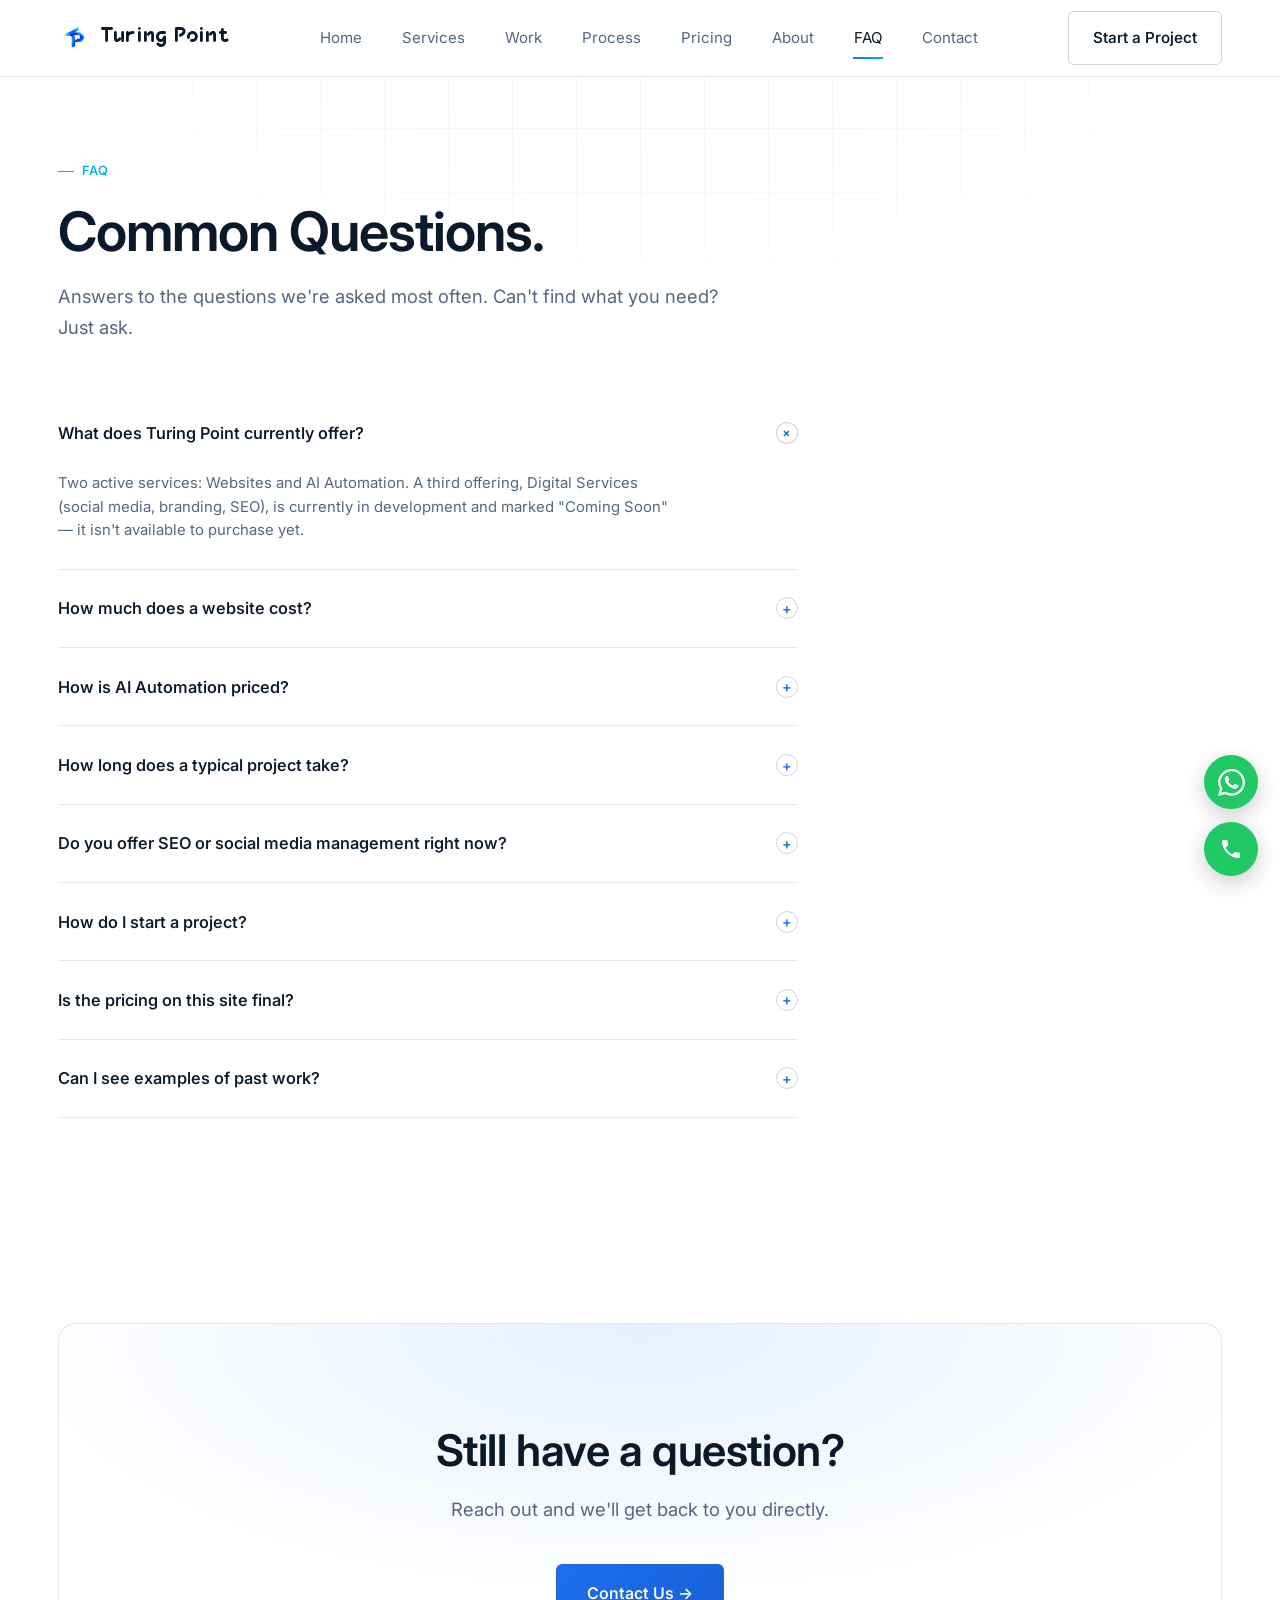
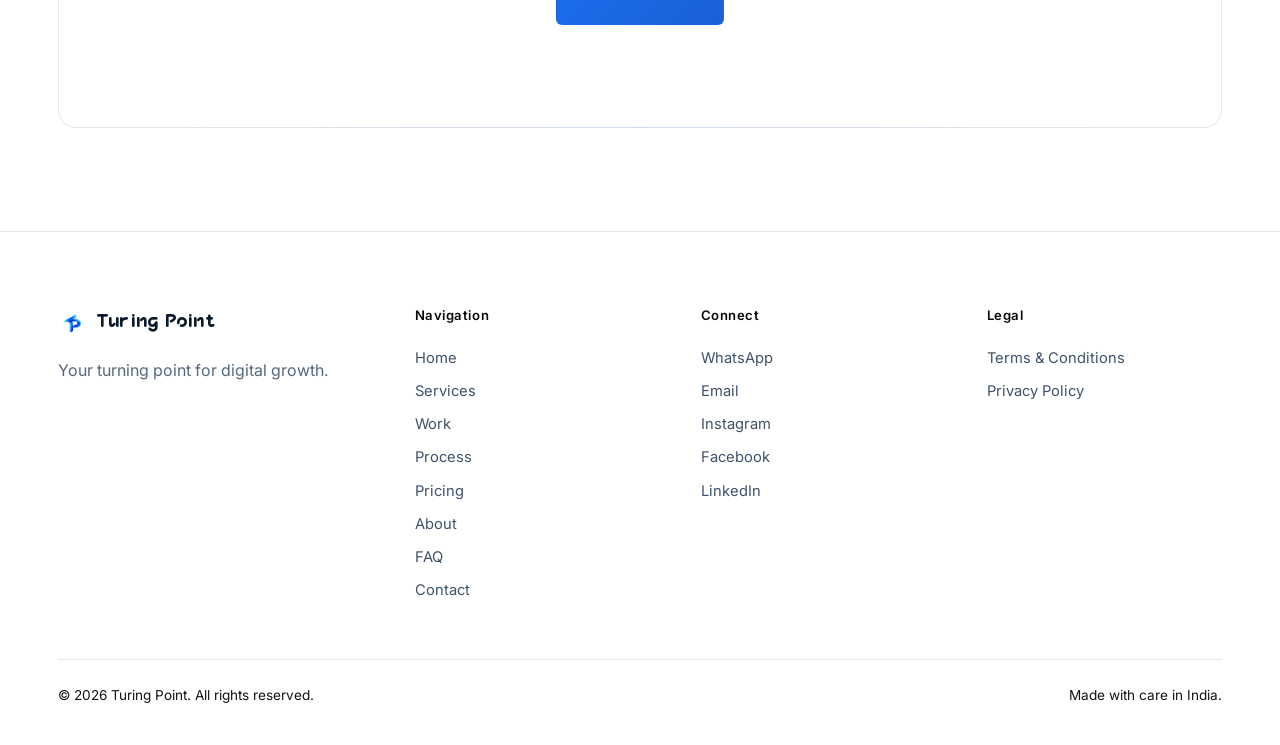
<file: faq.html>
<!DOCTYPE html>
<html lang="en">
<head>
<meta charset="UTF-8">
<meta name="viewport" content="width=device-width, initial-scale=1.0">
<title>FAQ — Turing Point</title>
<meta name="description" content="Answers to common questions about working with Turing Point on websites and AI automation.">
<link rel="icon" href="assets/images/tp-logo.png" type="image/png">
<link rel="preconnect" href="https://fonts.googleapis.com">
<link rel="preconnect" href="https://fonts.gstatic.com" crossorigin>
<link href="https://fonts.googleapis.com/css2?family=Inter:wght@400;500;600;700&display=swap" rel="stylesheet">
<link rel="stylesheet" href="assets/css/style.css">
</head>
<body>
<a class="skip-link" href="#main">Skip to content</a>
<div class="grain-field" aria-hidden="true"></div>

<header class="site-header">
  <div class="container nav-inner">
    <a href="index.html" class="nav-brand">
      <img src="assets/images/tp-logo.png" alt="Turing Point logo" width="32" height="32">
      <span class="brand-mark">Turing Point</span>
    </a>
    <nav class="nav-links" aria-label="Primary">
      <a href="index.html">Home</a>
      <a href="services.html">Services</a>
      <a href="work.html">Work</a>
      <a href="process.html">Process</a>
      <a href="pricing.html">Pricing</a>
      <a href="about.html">About</a>
      <a href="faq.html" aria-current="page">FAQ</a>
      <a href="contact.html">Contact</a>
    </nav>
    <div class="nav-cta">
      <a href="contact.html" class="btn btn-outline">Start a Project</a>
      <button class="hamburger" aria-expanded="false" aria-controls="mobile-nav" aria-label="Toggle menu">
        <span></span><span></span><span></span>
      </button>
    </div>
  </div></header>
<div class="mobile-nav" id="mobile-nav">
    <a href="index.html">Home</a>
    <a href="services.html">Services</a>
    <a href="work.html">Work</a>
    <a href="process.html">Process</a>
    <a href="pricing.html">Pricing</a>
    <a href="about.html">About</a>
    <a href="faq.html" aria-current="page">FAQ</a>
    <a href="contact.html">Contact</a>
    <a href="contact.html" class="btn btn-primary">Start a Project</a>
  </div>

<main id="main">

  <section class="page-header">
    <div class="container">
      <p class="eyebrow">FAQ</p>
      <h1>Common Questions.</h1>
      <p class="lede">Answers to the questions we're asked most often. Can't find what you need? Just ask.</p>
    </div>
  </section>

  <section class="section" style="padding-top:0;">
    <div class="container">
      <div class="faq-list">

        <details class="faq-item reveal" open>
          <summary>What does Turing Point currently offer?<span class="icon" aria-hidden="true">+</span></summary>
          <p>Two active services: Websites and AI Automation. A third offering, Digital Services (social media, branding, SEO), is currently in development and marked "Coming Soon" — it isn't available to purchase yet.</p>
        </details>

        <details class="faq-item reveal">
          <summary>How much does a website cost?<span class="icon" aria-hidden="true">+</span></summary>
          <p>Websites start from ₹8,000. The final price depends on the number of pages, functionality, integrations and overall scope — see the Pricing page for details, or get in touch for a specific quote.</p>
        </details>

        <details class="faq-item reveal">
          <summary>How is AI Automation priced?<span class="icon" aria-hidden="true">+</span></summary>
          <p>AI Automation is custom-priced. Every workflow is different, so we scope the solution and the cost around your specific business requirements before quoting.</p>
        </details>

        <details class="faq-item reveal">
          <summary>How long does a typical project take?<span class="icon" aria-hidden="true">+</span></summary>
          <p>Timelines depend on scope and how quickly content and feedback come back to us. We'll give you a clear estimate during the Discover/Plan stage, before work begins — see the Process page for how a project moves from idea to launch.</p>
        </details>

        <details class="faq-item reveal">
          <summary>Do you offer SEO or social media management right now?<span class="icon" aria-hidden="true">+</span></summary>
          <p>Not yet. Those fall under Digital Services, which is still being built and isn't active. We don't offer or claim advanced SEO or social media services today.</p>
        </details>

        <details class="faq-item reveal">
          <summary>How do I start a project?<span class="icon" aria-hidden="true">+</span></summary>
          <p>Fill in the enquiry form on the Contact page with a few details about your business and what you need, or reach out directly on WhatsApp or email. We'll follow up to understand your requirements and put together a scope and quote.</p>
        </details>

        <details class="faq-item reveal">
          <summary>Is the pricing on this site final?<span class="icon" aria-hidden="true">+</span></summary>
          <p>No — pricing shown on the site is an indicative starting point, not a guaranteed final price. Every quote is based on the actual scope of your project.</p>
        </details>

        <details class="faq-item reveal">
          <summary>Can I see examples of past work?<span class="icon" aria-hidden="true">+</span></summary>
          <p>Yes — the Work page has case studies of projects we've built, including Trinetram Architects and VASTRO.</p>
        </details>

      </div>
    </div>
  </section>

  <section class="section" id="cta">
    <div class="container">
      <div class="final-cta reveal">
        <h2>Still have a question?</h2>
        <p class="lede">Reach out and we'll get back to you directly.</p>
        <div class="final-cta-actions">
          <a href="contact.html" class="btn btn-primary btn-lg">Contact Us →</a>
        </div>
      </div>
    </div>
  </section>

</main>

<footer class="site-footer">
  <div class="container">
    <div class="footer-grid">
      <div>
        <a href="index.html" class="footer-brand">
          <img src="assets/images/tp-logo.png" alt="Turing Point logo" width="28" height="28">
          <span class="brand-mark">Turing Point</span>
        </a>
        <p>Your turning point for digital growth.</p>
      </div>
      <div class="footer-col">
        <h4>Navigation</h4>
        <a href="index.html">Home</a>
        <a href="services.html">Services</a>
        <a href="work.html">Work</a>
        <a href="process.html">Process</a>
        <a href="pricing.html">Pricing</a>
        <a href="about.html">About</a>
        <a href="faq.html">FAQ</a>
        <a href="contact.html">Contact</a>
      </div>
      <div class="footer-col">
        <h4>Connect</h4>
        <a href="contact.html#whatsapp">WhatsApp</a>
        <a href="contact.html#email">Email</a>
        <a href="contact.html#instagram">Instagram</a>
        <a href="contact.html#facebook">Facebook</a>
        <a href="contact.html#linkedin">LinkedIn</a>
      </div>
      <div class="footer-col">
        <h4>Legal</h4>
        <a href="terms.html">Terms &amp; Conditions</a>
        <a href="privacy.html">Privacy Policy</a>
      </div>
    </div>
    <div class="footer-bottom">
      <span>© 2026 Turing Point. All rights reserved.</span>
      <span>Made with care in India.</span>
    </div>
  </div>
</footer>

  <!-- Floating Contact Buttons -->
<div class="floating-contact">

  <!-- WhatsApp -->
  <div class="floating-option">
    <button class="floating-btn whatsapp-btn"
      aria-label="Choose WhatsApp number"
      onclick="toggleContactMenu('whatsapp-menu')">
      
<svg viewBox="0 0 24 24" width="27" height="27"
     fill="currentColor" aria-hidden="true">
  <path d="M20.52 3.48A11.8 11.8 0 0 0 12.04 0C5.5 0 .18 5.32.18 11.86c0 2.09.55 4.13 1.6 5.93L.08 24l6.37-1.67a11.86 11.86 0 0 0 5.59 1.42h.01c6.54 0 11.86-5.32 11.86-11.86 0-3.17-1.23-6.15-3.39-8.41ZM12.04 21.7a9.85 9.85 0 0 1-5.02-1.37l-.36-.21-3.78.99 1.01-3.68-.23-.38a9.82 9.82 0 0 1-1.51-5.19c0-5.45 4.44-9.89 9.9-9.89a9.8 9.8 0 0 1 6.99 2.9 9.8 9.8 0 0 1 2.9 6.99c0 5.45-4.44 9.89-9.9 9.89Zm5.43-7.41c-.3-.15-1.77-.87-2.04-.97-.27-.1-.47-.15-.67.15-.2.3-.77.97-.94 1.17-.17.2-.35.22-.65.07-.3-.15-1.26-.46-2.4-1.47-.89-.8-1.49-1.79-1.66-2.09-.17-.3-.02-.46.13-.61.14-.14.3-.35.45-.52.15-.17.2-.3.3-.5.1-.2.05-.37-.03-.52-.07-.15-.67-1.62-.92-2.22-.24-.58-.48-.5-.67-.51h-.57c-.2 0-.52.07-.79.37-.27.3-1.04 1.02-1.04 2.49s1.07 2.89 1.22 3.09c.15.2 2.1 3.2 5.08 4.49.71.31 1.26.5 1.69.64.71.23 1.36.2 1.87.12.57-.08 1.77-.72 2.02-1.42.25-.7.25-1.3.17-1.42-.07-.13-.27-.2-.57-.35Z"/>
</svg>
    </button>

    <div class="floating-menu" id="whatsapp-menu">
      <a href="https://wa.me/917970040658"
         target="_blank" rel="noopener noreferrer">
        +91 7970040658
      </a>
      <a href="https://wa.me/919243191515"
         target="_blank" rel="noopener noreferrer">
        +91 9243191515
      </a>
    </div>
  </div>

  <!-- Call -->
  <div class="floating-option">
    <button class="floating-btn call-btn"
      aria-label="Choose calling number"
      onclick="toggleContactMenu('call-menu')">
      
<svg viewBox="0 0 24 24" width="24" height="24"
     fill="currentColor" aria-hidden="true">
  <path d="M6.62 10.79a15.05 15.05 0 0 0 6.59 6.59l2.2-2.2a1 1 0 0 1 1.01-.24c1.12.37 2.33.56 3.58.56a1 1 0 0 1 1 1V20a1 1 0 0 1-1 1C10.61 21 3 13.39 3 4a1 1 0 0 1 1-1h3.5a1 1 0 0 1 1 1c0 1.25.19 2.46.56 3.58a1 1 0 0 1-.25 1.01l-2.19 2.2Z"/>
</svg>
    </button>

    <div class="floating-menu" id="call-menu">
      <a href="tel:+917970040658">+91 7970040658</a>
      <a href="tel:+919243191515">+91 9243191515</a>
    </div>
  </div>

</div>

<script src="assets/js/main.js"></script>
</body>
</html>
</file>
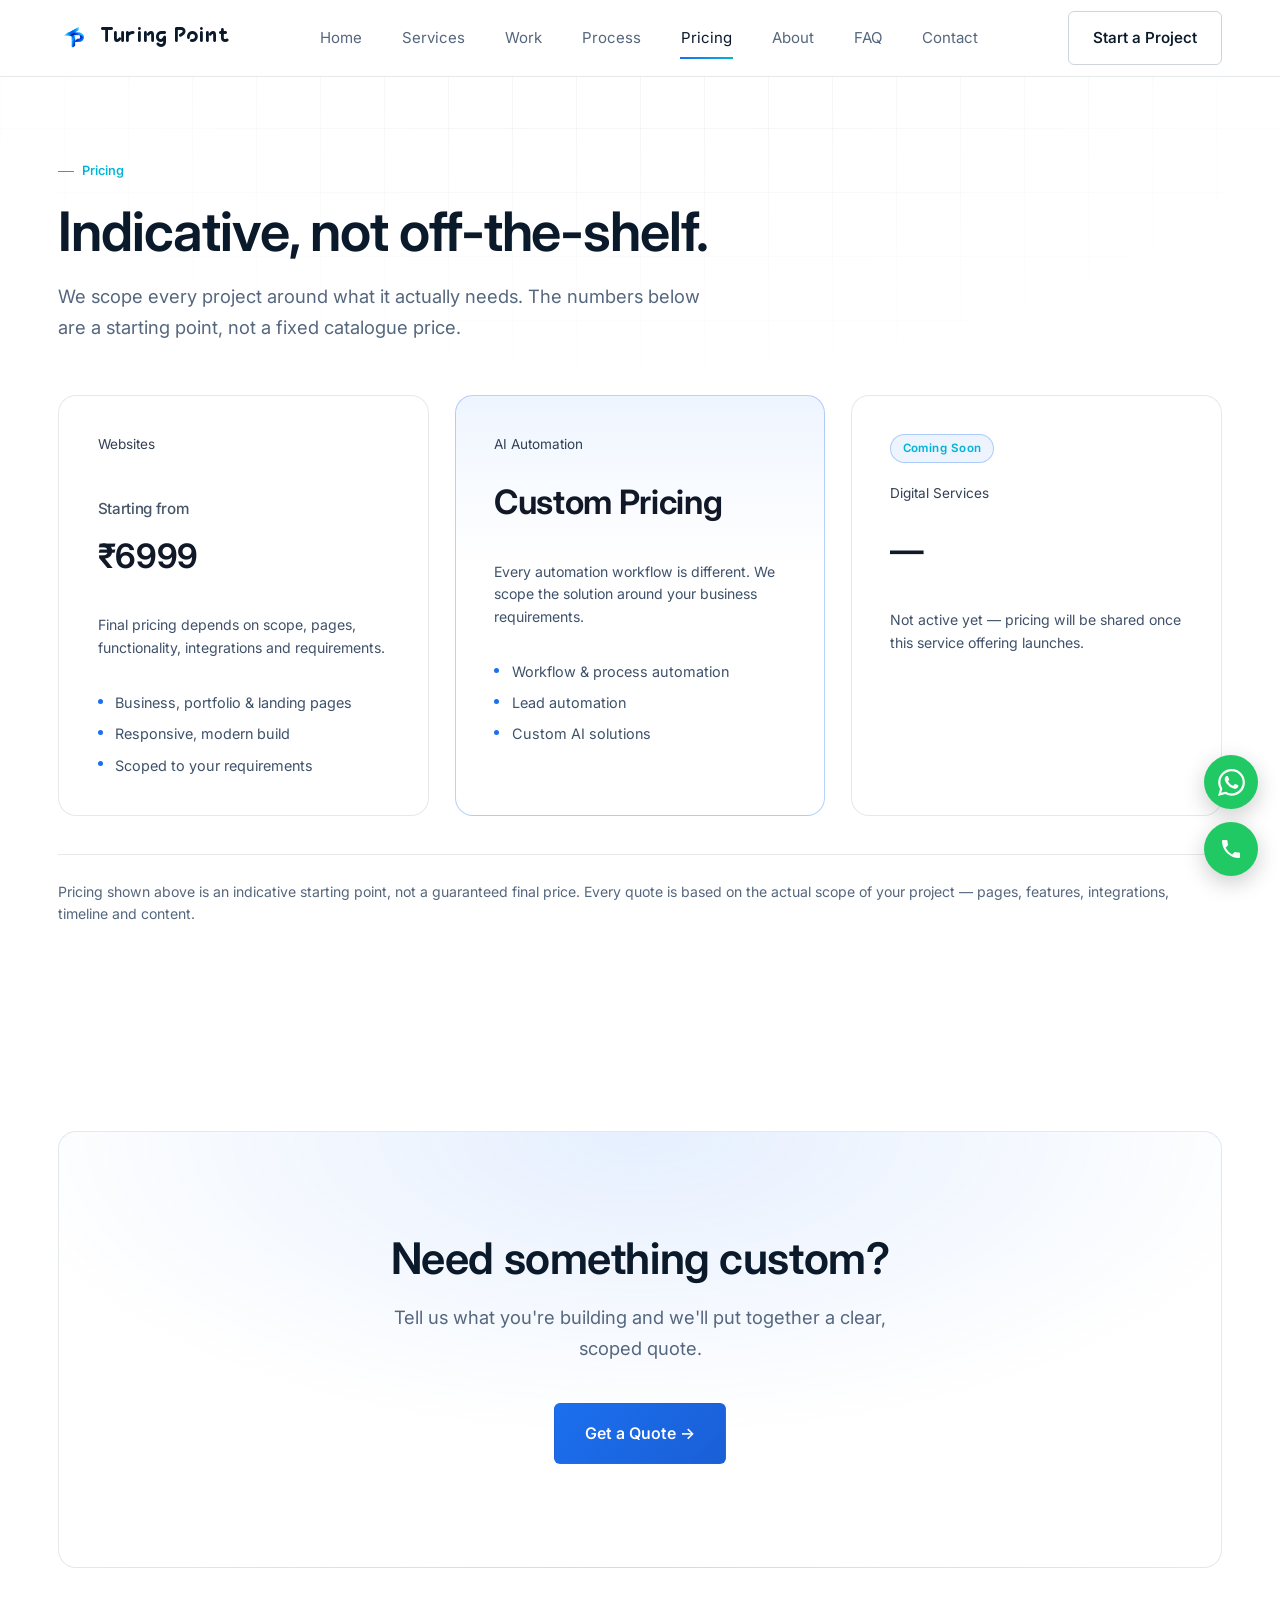
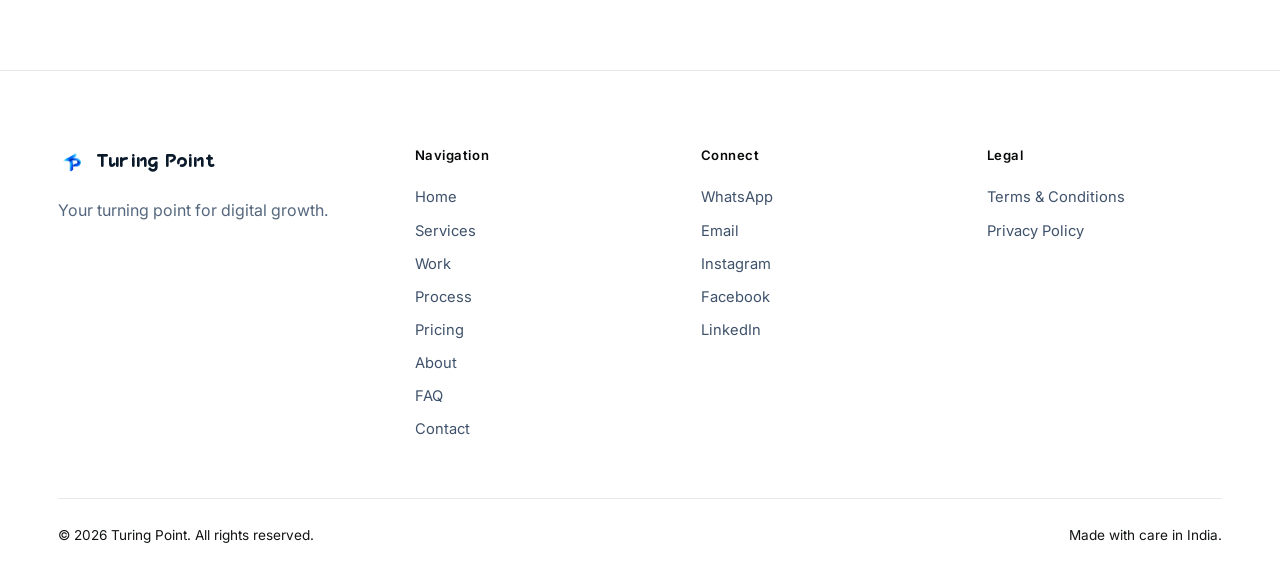
<file: pricing.html>
<!DOCTYPE html>
<html lang="en">
<head>
<meta charset="UTF-8">
<meta name="viewport" content="width=device-width, initial-scale=1.0">
<title>Pricing — Turing Point</title>
<meta name="description" content="Indicative starting pricing for websites and AI automation from Turing Point. Final pricing depends on project scope.">
<link rel="icon" href="assets/images/tp-logo.png" type="image/png">
<link rel="preconnect" href="https://fonts.googleapis.com">
<link rel="preconnect" href="https://fonts.gstatic.com" crossorigin>
<link href="https://fonts.googleapis.com/css2?family=Inter:wght@400;500;600;700&display=swap" rel="stylesheet">
<link rel="stylesheet" href="assets/css/style.css">
</head>
<body>
<a class="skip-link" href="#main">Skip to content</a>
<div class="grain-field" aria-hidden="true"></div>

<header class="site-header">
  <div class="container nav-inner">
    <a href="index.html" class="nav-brand">
      <img src="assets/images/tp-logo.png" alt="Turing Point logo" width="32" height="32">
      <span class="brand-mark">Turing Point</span>
    </a>
    <nav class="nav-links" aria-label="Primary">
      <a href="index.html">Home</a>
      <a href="services.html">Services</a>
      <a href="work.html">Work</a>
      <a href="process.html">Process</a>
      <a href="pricing.html" aria-current="page">Pricing</a>
      <a href="about.html">About</a>
      <a href="faq.html">FAQ</a>
      <a href="contact.html">Contact</a>
    </nav>
    <div class="nav-cta">
      <a href="contact.html" class="btn btn-outline">Start a Project</a>
      <button class="hamburger" aria-expanded="false" aria-controls="mobile-nav" aria-label="Toggle menu">
        <span></span><span></span><span></span>
      </button>
    </div>
  </div></header>
<div class="mobile-nav" id="mobile-nav">
    <a href="index.html">Home</a>
    <a href="services.html">Services</a>
    <a href="work.html">Work</a>
    <a href="process.html">Process</a>
    <a href="pricing.html" aria-current="page">Pricing</a>
    <a href="about.html">About</a>
    <a href="faq.html">FAQ</a>
    <a href="contact.html">Contact</a>
    <a href="contact.html" class="btn btn-primary">Start a Project</a>
  </div>

<main id="main">

  <section class="page-header">
    <div class="container">
      <p class="eyebrow">Pricing</p>
      <h1>Indicative, not off-the-shelf.</h1>
      <p class="lede">We scope every project around what it actually needs. The numbers below are a starting point, not a fixed catalogue price.</p>
    </div>
  </section>

  <section class="section" style="padding-top:0;">
    <div class="container">
      <div class="pricing-grid">

        <div class="price-card reveal">
          <p class="price-label">Websites</p>
          <p class="price-value"><small>Starting from</small><br>₹6999</p>
          <p class="note">Final pricing depends on scope, pages, functionality, integrations and requirements.</p>
          <ul>
            <li>Business, portfolio &amp; landing pages</li>
            <li>Responsive, modern build</li>
            <li>Scoped to your requirements</li>
          </ul>
        </div>

        <div class="price-card featured reveal">
          <p class="price-label">AI Automation</p>
          <p class="price-value">Custom Pricing</p>
          <p class="note">Every automation workflow is different. We scope the solution around your business requirements.</p>
          <ul>
            <li>Workflow &amp; process automation</li>
            <li>Lead automation</li>
            <li>Custom AI solutions</li>
          </ul>
        </div>

        <div class="price-card coming-soon reveal">
          <span class="badge">Coming Soon</span>
          <p class="price-label">Digital Services</p>
          <p class="price-value">—</p>
          <p class="note">Not active yet — pricing will be shared once this service offering launches.</p>
        </div>

      </div>

      <div class="pricing-disclaimer">
        <p>Pricing shown above is an indicative starting point, not a guaranteed final price. Every quote is based on the actual scope of your project — pages, features, integrations, timeline and content.</p>
      </div>
    </div>
  </section>

  <section class="section" id="cta">
    <div class="container">
      <div class="final-cta reveal">
        <h2>Need something custom?</h2>
        <p class="lede">Tell us what you're building and we'll put together a clear, scoped quote.</p>
        <div class="final-cta-actions">
          <a href="contact.html" class="btn btn-primary btn-lg">Get a Quote →</a>
        </div>
      </div>
    </div>
  </section>

</main>

<footer class="site-footer">
  <div class="container">
    <div class="footer-grid">
      <div>
        <a href="index.html" class="footer-brand">
          <img src="assets/images/tp-logo.png" alt="Turing Point logo" width="28" height="28">
          <span class="brand-mark">Turing Point</span>
        </a>
        <p>Your turning point for digital growth.</p>
      </div>
      <div class="footer-col">
        <h4>Navigation</h4>
        <a href="index.html">Home</a>
        <a href="services.html">Services</a>
        <a href="work.html">Work</a>
        <a href="process.html">Process</a>
        <a href="pricing.html">Pricing</a>
        <a href="about.html">About</a>
        <a href="faq.html">FAQ</a>
        <a href="contact.html">Contact</a>
      </div>
      <div class="footer-col">
        <h4>Connect</h4>
        <a href="contact.html#whatsapp">WhatsApp</a>
        <a href="contact.html#email">Email</a>
        <a href="contact.html#instagram">Instagram</a>
        <a href="contact.html#facebook">Facebook</a>
        <a href="contact.html#linkedin">LinkedIn</a>
      </div>
      <div class="footer-col">
        <h4>Legal</h4>
        <a href="terms.html">Terms &amp; Conditions</a>
        <a href="privacy.html">Privacy Policy</a>
      </div>
    </div>
    <div class="footer-bottom">
      <span>© 2026 Turing Point. All rights reserved.</span>
      <span>Made with care in India.</span>
    </div>
  </div>
</footer>

  <!-- Floating Contact Buttons -->
<div class="floating-contact">

  <!-- WhatsApp -->
  <div class="floating-option">
    <button class="floating-btn whatsapp-btn"
      aria-label="Choose WhatsApp number"
      onclick="toggleContactMenu('whatsapp-menu')">
      
<svg viewBox="0 0 24 24" width="27" height="27"
     fill="currentColor" aria-hidden="true">
  <path d="M20.52 3.48A11.8 11.8 0 0 0 12.04 0C5.5 0 .18 5.32.18 11.86c0 2.09.55 4.13 1.6 5.93L.08 24l6.37-1.67a11.86 11.86 0 0 0 5.59 1.42h.01c6.54 0 11.86-5.32 11.86-11.86 0-3.17-1.23-6.15-3.39-8.41ZM12.04 21.7a9.85 9.85 0 0 1-5.02-1.37l-.36-.21-3.78.99 1.01-3.68-.23-.38a9.82 9.82 0 0 1-1.51-5.19c0-5.45 4.44-9.89 9.9-9.89a9.8 9.8 0 0 1 6.99 2.9 9.8 9.8 0 0 1 2.9 6.99c0 5.45-4.44 9.89-9.9 9.89Zm5.43-7.41c-.3-.15-1.77-.87-2.04-.97-.27-.1-.47-.15-.67.15-.2.3-.77.97-.94 1.17-.17.2-.35.22-.65.07-.3-.15-1.26-.46-2.4-1.47-.89-.8-1.49-1.79-1.66-2.09-.17-.3-.02-.46.13-.61.14-.14.3-.35.45-.52.15-.17.2-.3.3-.5.1-.2.05-.37-.03-.52-.07-.15-.67-1.62-.92-2.22-.24-.58-.48-.5-.67-.51h-.57c-.2 0-.52.07-.79.37-.27.3-1.04 1.02-1.04 2.49s1.07 2.89 1.22 3.09c.15.2 2.1 3.2 5.08 4.49.71.31 1.26.5 1.69.64.71.23 1.36.2 1.87.12.57-.08 1.77-.72 2.02-1.42.25-.7.25-1.3.17-1.42-.07-.13-.27-.2-.57-.35Z"/>
</svg>
    </button>

    <div class="floating-menu" id="whatsapp-menu">
      <a href="https://wa.me/917970040658"
         target="_blank" rel="noopener noreferrer">
        +91 7970040658
      </a>
      <a href="https://wa.me/919243191515"
         target="_blank" rel="noopener noreferrer">
        +91 9243191515
      </a>
    </div>
  </div>

  <!-- Call -->
  <div class="floating-option">
    <button class="floating-btn call-btn"
      aria-label="Choose calling number"
      onclick="toggleContactMenu('call-menu')">
      
<svg viewBox="0 0 24 24" width="24" height="24"
     fill="currentColor" aria-hidden="true">
  <path d="M6.62 10.79a15.05 15.05 0 0 0 6.59 6.59l2.2-2.2a1 1 0 0 1 1.01-.24c1.12.37 2.33.56 3.58.56a1 1 0 0 1 1 1V20a1 1 0 0 1-1 1C10.61 21 3 13.39 3 4a1 1 0 0 1 1-1h3.5a1 1 0 0 1 1 1c0 1.25.19 2.46.56 3.58a1 1 0 0 1-.25 1.01l-2.19 2.2Z"/>
</svg>
    </button>

    <div class="floating-menu" id="call-menu">
      <a href="tel:+917970040658">+91 7970040658</a>
      <a href="tel:+919243191515">+91 9243191515</a>
    </div>
  </div>

</div>

<script src="assets/js/main.js"></script>
</body>
</html>
</file>
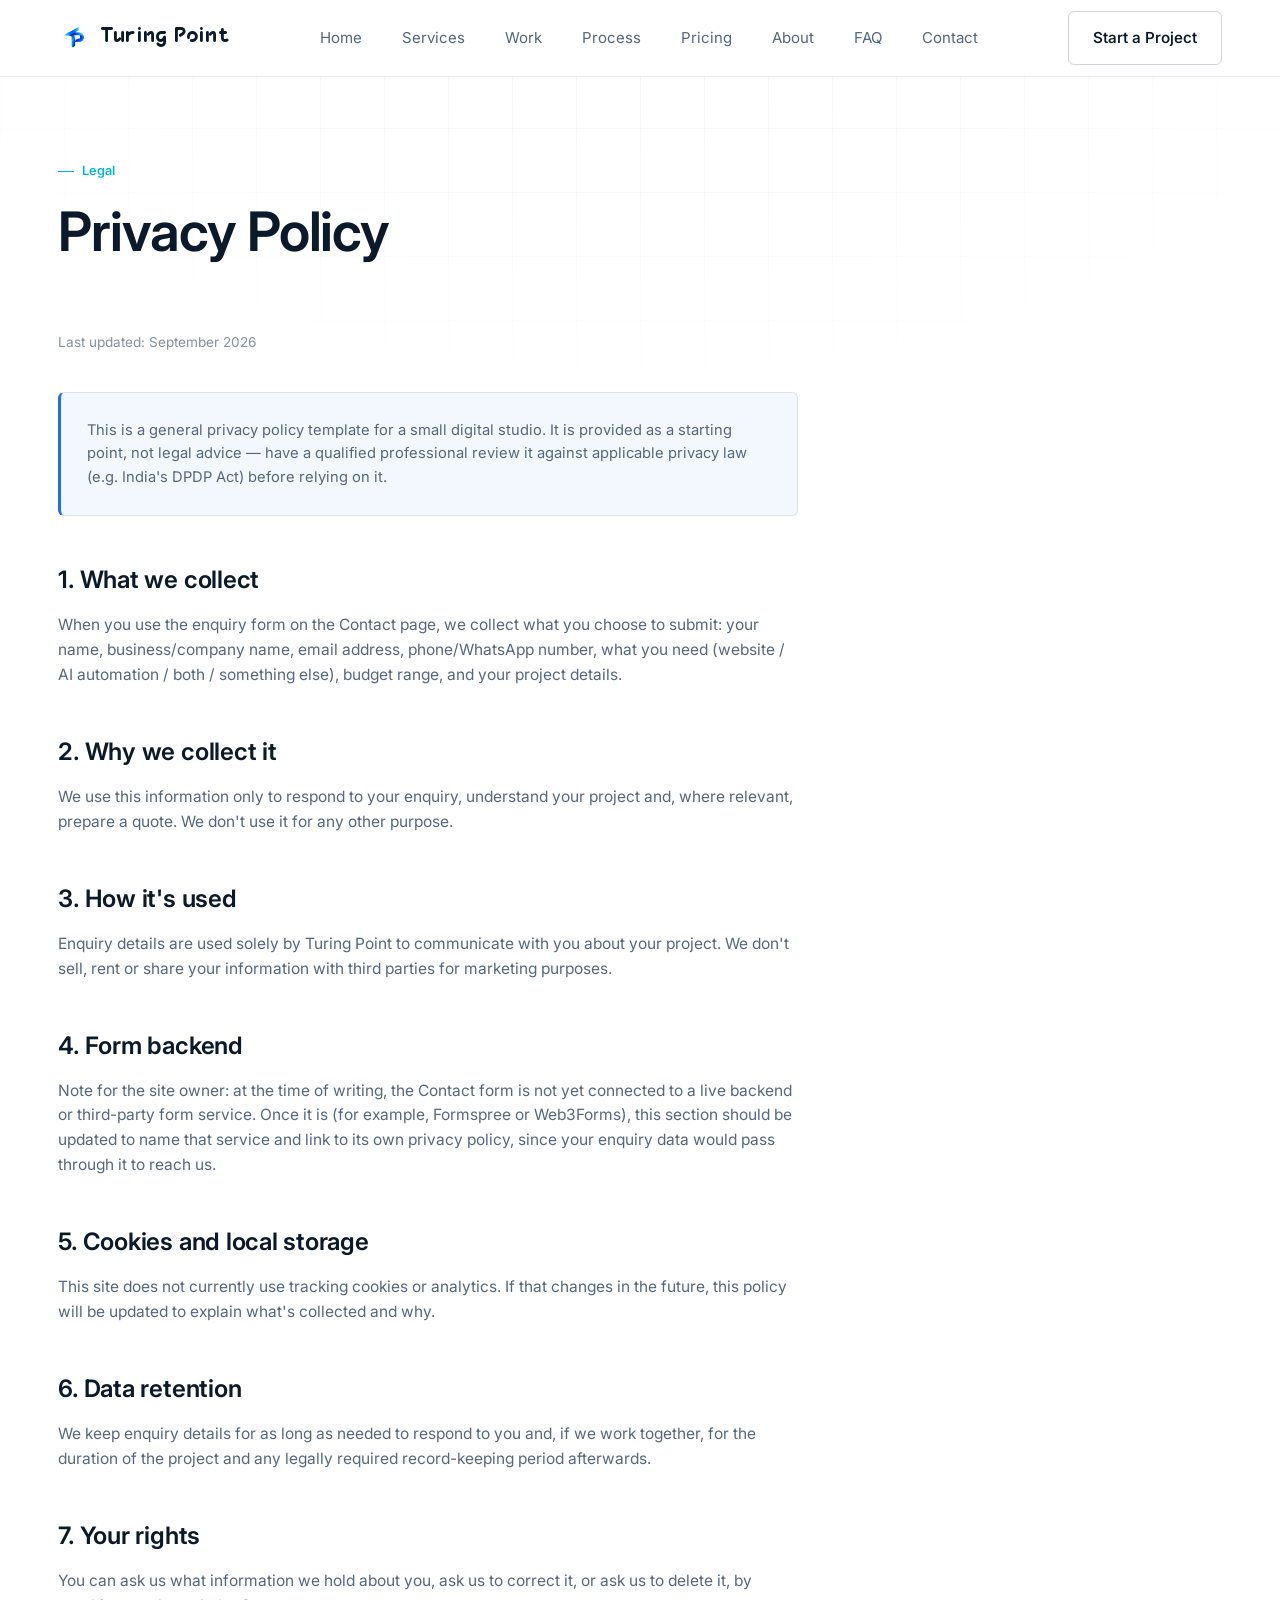
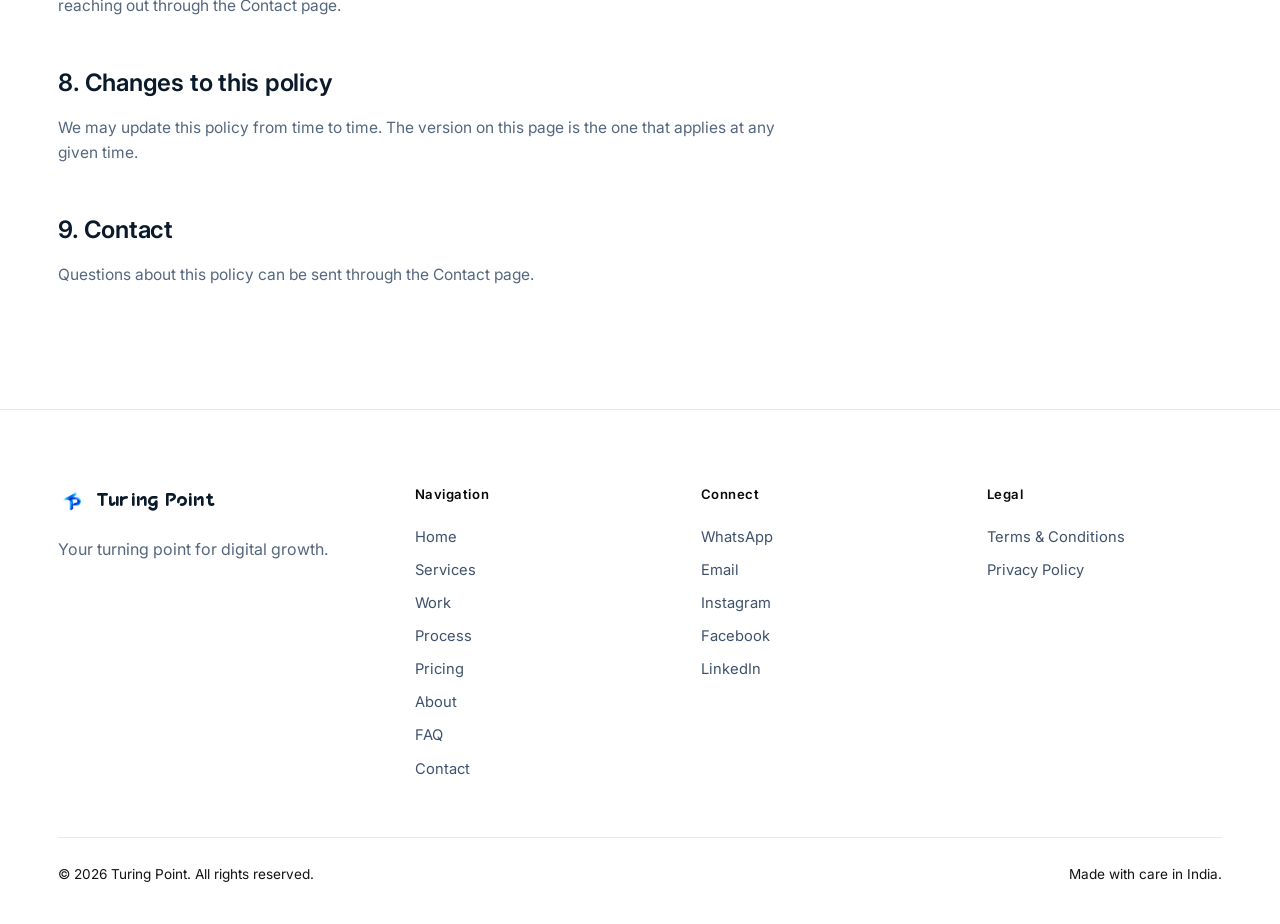
<file: privacy.html>
<!DOCTYPE html>
<html lang="en">
<head>
<meta charset="UTF-8">
<meta name="viewport" content="width=device-width, initial-scale=1.0">
<title>Privacy Policy — Turing Point</title>
<meta name="description" content="How Turing Point collects and uses the information you share with us.">
<link rel="icon" href="assets/images/tp-logo.png" type="image/png">
<meta name="robots" content="noindex">
<link rel="preconnect" href="https://fonts.googleapis.com">
<link rel="preconnect" href="https://fonts.gstatic.com" crossorigin>
<link href="https://fonts.googleapis.com/css2?family=Inter:wght@400;500;600;700&display=swap" rel="stylesheet">
<link rel="stylesheet" href="assets/css/style.css">
</head>
<body>
<a class="skip-link" href="#main">Skip to content</a>
<div class="grain-field" aria-hidden="true"></div>

<header class="site-header">
  <div class="container nav-inner">
    <a href="index.html" class="nav-brand">
      <img src="assets/images/tp-logo.png" alt="Turing Point logo" width="32" height="32">
      <span class="brand-mark">Turing Point</span>
    </a>
    <nav class="nav-links" aria-label="Primary">
      <a href="index.html">Home</a>
      <a href="services.html">Services</a>
      <a href="work.html">Work</a>
      <a href="process.html">Process</a>
      <a href="pricing.html">Pricing</a>
      <a href="about.html">About</a>
      <a href="faq.html">FAQ</a>
      <a href="contact.html">Contact</a>
    </nav>
    <div class="nav-cta">
      <a href="contact.html" class="btn btn-outline">Start a Project</a>
      <button class="hamburger" aria-expanded="false" aria-controls="mobile-nav" aria-label="Toggle menu">
        <span></span><span></span><span></span>
      </button>
    </div>
  </div></header>
<div class="mobile-nav" id="mobile-nav">
    <a href="index.html">Home</a>
    <a href="services.html">Services</a>
    <a href="work.html">Work</a>
    <a href="process.html">Process</a>
    <a href="pricing.html">Pricing</a>
    <a href="about.html">About</a>
    <a href="faq.html">FAQ</a>
    <a href="contact.html">Contact</a>
    <a href="contact.html" class="btn btn-primary">Start a Project</a>
  </div>

<main id="main">

  <section class="page-header">
    <div class="container">
      <p class="eyebrow">Legal</p>
      <h1>Privacy Policy</h1>
    </div>
  </section>

  <section class="section" style="padding-top:0;">
    <div class="container">
      <div class="prose reveal">
        <p class="updated">Last updated: September 2026</p>

        <div class="callout">
          This is a general privacy policy template for a small digital studio. It is provided as a starting point, not legal advice — have a qualified professional review it against applicable privacy law (e.g. India's DPDP Act) before relying on it.
        </div>

        <h2>1. What we collect</h2>
        <p>When you use the enquiry form on the <a href="contact.html">Contact page</a>, we collect what you choose to submit: your name, business/company name, email address, phone/WhatsApp number, what you need (website / AI automation / both / something else), budget range, and your project details.</p>

        <h2>2. Why we collect it</h2>
        <p>We use this information only to respond to your enquiry, understand your project and, where relevant, prepare a quote. We don't use it for any other purpose.</p>

        <h2>3. How it's used</h2>
        <p>Enquiry details are used solely by Turing Point to communicate with you about your project. We don't sell, rent or share your information with third parties for marketing purposes.</p>

        <h2>4. Form backend</h2>
        <p>Note for the site owner: at the time of writing, the Contact form is not yet connected to a live backend or third-party form service. Once it is (for example, Formspree or Web3Forms), this section should be updated to name that service and link to its own privacy policy, since your enquiry data would pass through it to reach us.</p>

        <h2>5. Cookies and local storage</h2>
        <p>This site does not currently use tracking cookies or analytics. If that changes in the future, this policy will be updated to explain what's collected and why.</p>

        <h2>6. Data retention</h2>
        <p>We keep enquiry details for as long as needed to respond to you and, if we work together, for the duration of the project and any legally required record-keeping period afterwards.</p>

        <h2>7. Your rights</h2>
        <p>You can ask us what information we hold about you, ask us to correct it, or ask us to delete it, by reaching out through the <a href="contact.html">Contact page</a>.</p>

        <h2>8. Changes to this policy</h2>
        <p>We may update this policy from time to time. The version on this page is the one that applies at any given time.</p>

        <h2>9. Contact</h2>
        <p>Questions about this policy can be sent through the <a href="contact.html">Contact page</a>.</p>
      </div>
    </div>
  </section>

</main>

<footer class="site-footer">
  <div class="container">
    <div class="footer-grid">
      <div>
        <a href="index.html" class="footer-brand">
          <img src="assets/images/tp-logo.png" alt="Turing Point logo" width="28" height="28">
          <span class="brand-mark">Turing Point</span>
        </a>
        <p>Your turning point for digital growth.</p>
      </div>
      <div class="footer-col">
        <h4>Navigation</h4>
        <a href="index.html">Home</a>
        <a href="services.html">Services</a>
        <a href="work.html">Work</a>
        <a href="process.html">Process</a>
        <a href="pricing.html">Pricing</a>
        <a href="about.html">About</a>
        <a href="faq.html">FAQ</a>
        <a href="contact.html">Contact</a>
      </div>
      <div class="footer-col">
        <h4>Connect</h4>
        <a href="contact.html#whatsapp">WhatsApp</a>
        <a href="contact.html#email">Email</a>
        <a href="contact.html#instagram">Instagram</a>
        <a href="contact.html#facebook">Facebook</a>
        <a href="contact.html#linkedin">LinkedIn</a>
      </div>
      <div class="footer-col">
        <h4>Legal</h4>
        <a href="terms.html">Terms &amp; Conditions</a>
        <a href="privacy.html">Privacy Policy</a>
      </div>
    </div>
    <div class="footer-bottom">
      <span>© 2026 Turing Point. All rights reserved.</span>
      <span>Made with care in India.</span>
    </div>
  </div>
</footer>

<script src="assets/js/main.js"></script>
</body>
</html>
</file>
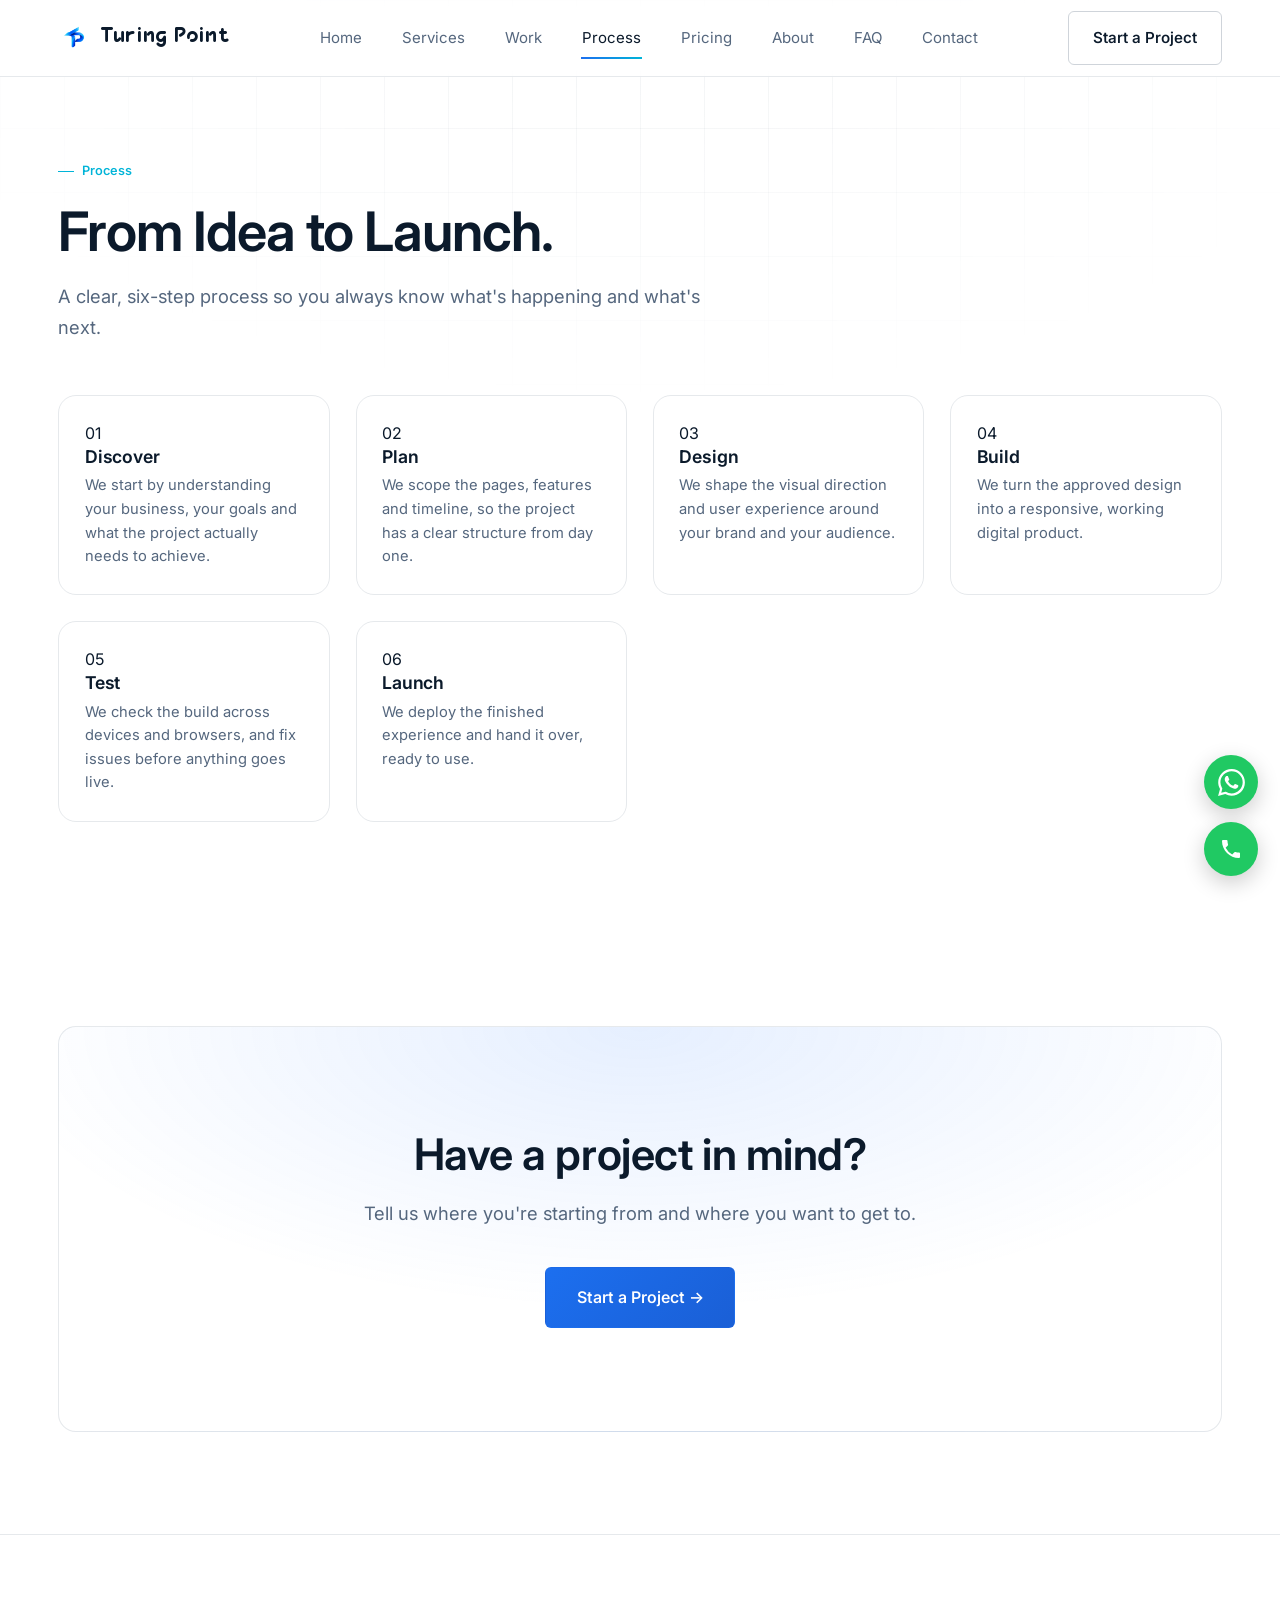
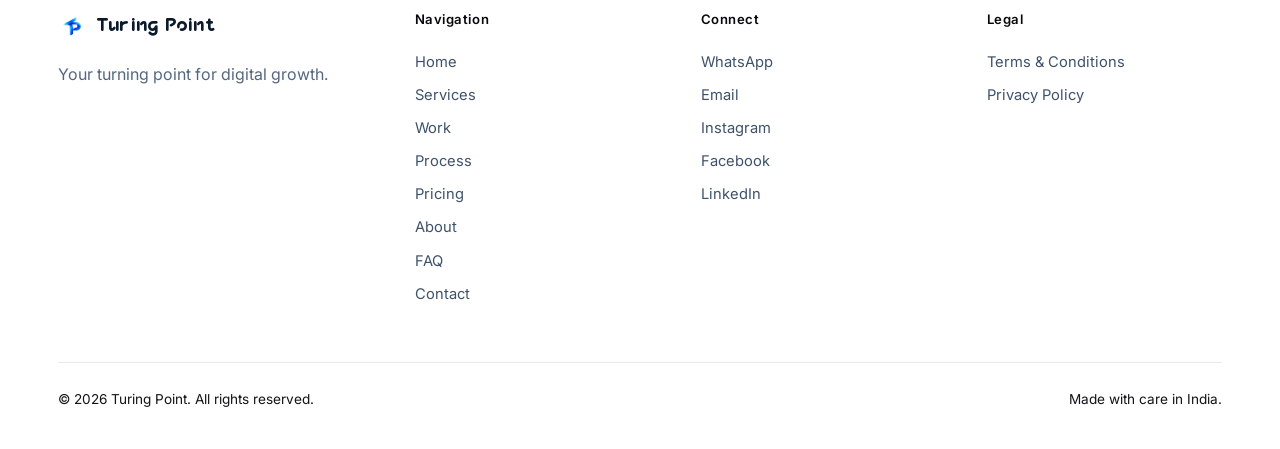
<file: process.html>
<!DOCTYPE html>
<html lang="en">
<head>
<meta charset="UTF-8">
<meta name="viewport" content="width=device-width, initial-scale=1.0">
<title>Process — Turing Point</title>
<meta name="description" content="How Turing Point takes a project from discovery to launch: discover, plan, design, build, test, launch.">
<link rel="icon" href="assets/images/tp-logo.png" type="image/png">
<link rel="preconnect" href="https://fonts.googleapis.com">
<link rel="preconnect" href="https://fonts.gstatic.com" crossorigin>
<link href="https://fonts.googleapis.com/css2?family=Inter:wght@400;500;600;700&display=swap" rel="stylesheet">
<link rel="stylesheet" href="assets/css/style.css">
</head>
<body>
<a class="skip-link" href="#main">Skip to content</a>
<div class="grain-field" aria-hidden="true"></div>

<header class="site-header">
  <div class="container nav-inner">
    <a href="index.html" class="nav-brand">
      <img src="assets/images/tp-logo.png" alt="Turing Point logo" width="32" height="32">
      <span class="brand-mark">Turing Point</span>
    </a>
    <nav class="nav-links" aria-label="Primary">
      <a href="index.html">Home</a>
      <a href="services.html">Services</a>
      <a href="work.html">Work</a>
      <a href="process.html" aria-current="page">Process</a>
      <a href="pricing.html">Pricing</a>
      <a href="about.html">About</a>
      <a href="faq.html">FAQ</a>
      <a href="contact.html">Contact</a>
    </nav>
    <div class="nav-cta">
      <a href="contact.html" class="btn btn-outline">Start a Project</a>
      <button class="hamburger" aria-expanded="false" aria-controls="mobile-nav" aria-label="Toggle menu">
        <span></span><span></span><span></span>
      </button>
    </div>
  </div></header>
<div class="mobile-nav" id="mobile-nav">
    <a href="index.html">Home</a>
    <a href="services.html">Services</a>
    <a href="work.html">Work</a>
    <a href="process.html" aria-current="page">Process</a>
    <a href="pricing.html">Pricing</a>
    <a href="about.html">About</a>
    <a href="faq.html">FAQ</a>
    <a href="contact.html">Contact</a>
    <a href="contact.html" class="btn btn-primary">Start a Project</a>
  </div>

<main id="main">

  <section class="page-header">
    <div class="container">
      <p class="eyebrow">Process</p>
      <h1>From Idea to Launch.</h1>
      <p class="lede">A clear, six-step process so you always know what's happening and what's next.</p>
    </div>
  </section>

 <section class="section" style="padding-top:0;">
  <div class="container">

    <div class="process-list">

      <div class="process-step process-left">
        <span class="process-number">01</span>
        <h3>Discover</h3>
        <p>We start by understanding your business, your goals and what the project actually needs to achieve.</p>
      </div>

      <div class="process-step process-right">
        <span class="process-number">02</span>
        <h3>Plan</h3>
        <p>We scope the pages, features and timeline, so the project has a clear structure from day one.</p>
      </div>

      <div class="process-step process-left">
        <span class="process-number">03</span>
        <h3>Design</h3>
        <p>We shape the visual direction and user experience around your brand and your audience.</p>
      </div>

      <div class="process-step process-right">
        <span class="process-number">04</span>
        <h3>Build</h3>
        <p>We turn the approved design into a responsive, working digital product.</p>
      </div>

      <div class="process-step process-left">
        <span class="process-number">05</span>
        <h3>Test</h3>
        <p>We check the build across devices and browsers, and fix issues before anything goes live.</p>
      </div>

      <div class="process-step process-right">
        <span class="process-number">06</span>
        <h3>Launch</h3>
        <p>We deploy the finished experience and hand it over, ready to use.</p>
      </div>

    </div>

  </div>
</section>

  <section class="section" id="cta">
    <div class="container">
      <div class="final-cta reveal">
        <h2>Have a project in mind?</h2>
        <p class="lede">Tell us where you're starting from and where you want to get to.</p>
        <div class="final-cta-actions">
          <a href="contact.html" class="btn btn-primary btn-lg">Start a Project →</a>
        </div>
      </div>
    </div>
  </section>

</main>

<footer class="site-footer">
  <div class="container">
    <div class="footer-grid">
      <div>
        <a href="index.html" class="footer-brand">
          <img src="assets/images/tp-logo.png" alt="Turing Point logo" width="28" height="28">
          <span class="brand-mark">Turing Point</span>
        </a>
        <p>Your turning point for digital growth.</p>
      </div>
      <div class="footer-col">
        <h4>Navigation</h4>
        <a href="index.html">Home</a>
        <a href="services.html">Services</a>
        <a href="work.html">Work</a>
        <a href="process.html">Process</a>
        <a href="pricing.html">Pricing</a>
        <a href="about.html">About</a>
        <a href="faq.html">FAQ</a>
        <a href="contact.html">Contact</a>
      </div>
      <div class="footer-col">
        <h4>Connect</h4>
        <a href="contact.html#whatsapp">WhatsApp</a>
        <a href="contact.html#email">Email</a>
        <a href="contact.html#instagram">Instagram</a>
        <a href="contact.html#facebook">Facebook</a>
        <a href="contact.html#linkedin">LinkedIn</a>
      </div>
      <div class="footer-col">
        <h4>Legal</h4>
        <a href="terms.html">Terms &amp; Conditions</a>
        <a href="privacy.html">Privacy Policy</a>
      </div>
    </div>
    <div class="footer-bottom">
      <span>© 2026 Turing Point. All rights reserved.</span>
      <span>Made with care in India.</span>
    </div>
  </div>
</footer>

  <!-- Floating Contact Buttons -->
<div class="floating-contact">

  <!-- WhatsApp -->
  <div class="floating-option">
    <button class="floating-btn whatsapp-btn"
      aria-label="Choose WhatsApp number"
      onclick="toggleContactMenu('whatsapp-menu')">
      
<svg viewBox="0 0 24 24" width="27" height="27"
     fill="currentColor" aria-hidden="true">
  <path d="M20.52 3.48A11.8 11.8 0 0 0 12.04 0C5.5 0 .18 5.32.18 11.86c0 2.09.55 4.13 1.6 5.93L.08 24l6.37-1.67a11.86 11.86 0 0 0 5.59 1.42h.01c6.54 0 11.86-5.32 11.86-11.86 0-3.17-1.23-6.15-3.39-8.41ZM12.04 21.7a9.85 9.85 0 0 1-5.02-1.37l-.36-.21-3.78.99 1.01-3.68-.23-.38a9.82 9.82 0 0 1-1.51-5.19c0-5.45 4.44-9.89 9.9-9.89a9.8 9.8 0 0 1 6.99 2.9 9.8 9.8 0 0 1 2.9 6.99c0 5.45-4.44 9.89-9.9 9.89Zm5.43-7.41c-.3-.15-1.77-.87-2.04-.97-.27-.1-.47-.15-.67.15-.2.3-.77.97-.94 1.17-.17.2-.35.22-.65.07-.3-.15-1.26-.46-2.4-1.47-.89-.8-1.49-1.79-1.66-2.09-.17-.3-.02-.46.13-.61.14-.14.3-.35.45-.52.15-.17.2-.3.3-.5.1-.2.05-.37-.03-.52-.07-.15-.67-1.62-.92-2.22-.24-.58-.48-.5-.67-.51h-.57c-.2 0-.52.07-.79.37-.27.3-1.04 1.02-1.04 2.49s1.07 2.89 1.22 3.09c.15.2 2.1 3.2 5.08 4.49.71.31 1.26.5 1.69.64.71.23 1.36.2 1.87.12.57-.08 1.77-.72 2.02-1.42.25-.7.25-1.3.17-1.42-.07-.13-.27-.2-.57-.35Z"/>
</svg>
    </button>

    <div class="floating-menu" id="whatsapp-menu">
      <a href="https://wa.me/917970040658"
         target="_blank" rel="noopener noreferrer">
        +91 7970040658
      </a>
      <a href="https://wa.me/919243191515"
         target="_blank" rel="noopener noreferrer">
        +91 9243191515
      </a>
    </div>
  </div>

  <!-- Call -->
  <div class="floating-option">
    <button class="floating-btn call-btn"
      aria-label="Choose calling number"
      onclick="toggleContactMenu('call-menu')">
      
<svg viewBox="0 0 24 24" width="24" height="24"
     fill="currentColor" aria-hidden="true">
  <path d="M6.62 10.79a15.05 15.05 0 0 0 6.59 6.59l2.2-2.2a1 1 0 0 1 1.01-.24c1.12.37 2.33.56 3.58.56a1 1 0 0 1 1 1V20a1 1 0 0 1-1 1C10.61 21 3 13.39 3 4a1 1 0 0 1 1-1h3.5a1 1 0 0 1 1 1c0 1.25.19 2.46.56 3.58a1 1 0 0 1-.25 1.01l-2.19 2.2Z"/>
</svg>
    </button>

    <div class="floating-menu" id="call-menu">
      <a href="tel:+917970040658">+91 7970040658</a>
      <a href="tel:+919243191515">+91 9243191515</a>
    </div>
  </div>

</div>

<script src="assets/js/main.js"></script>
</body>
</html>
</file>
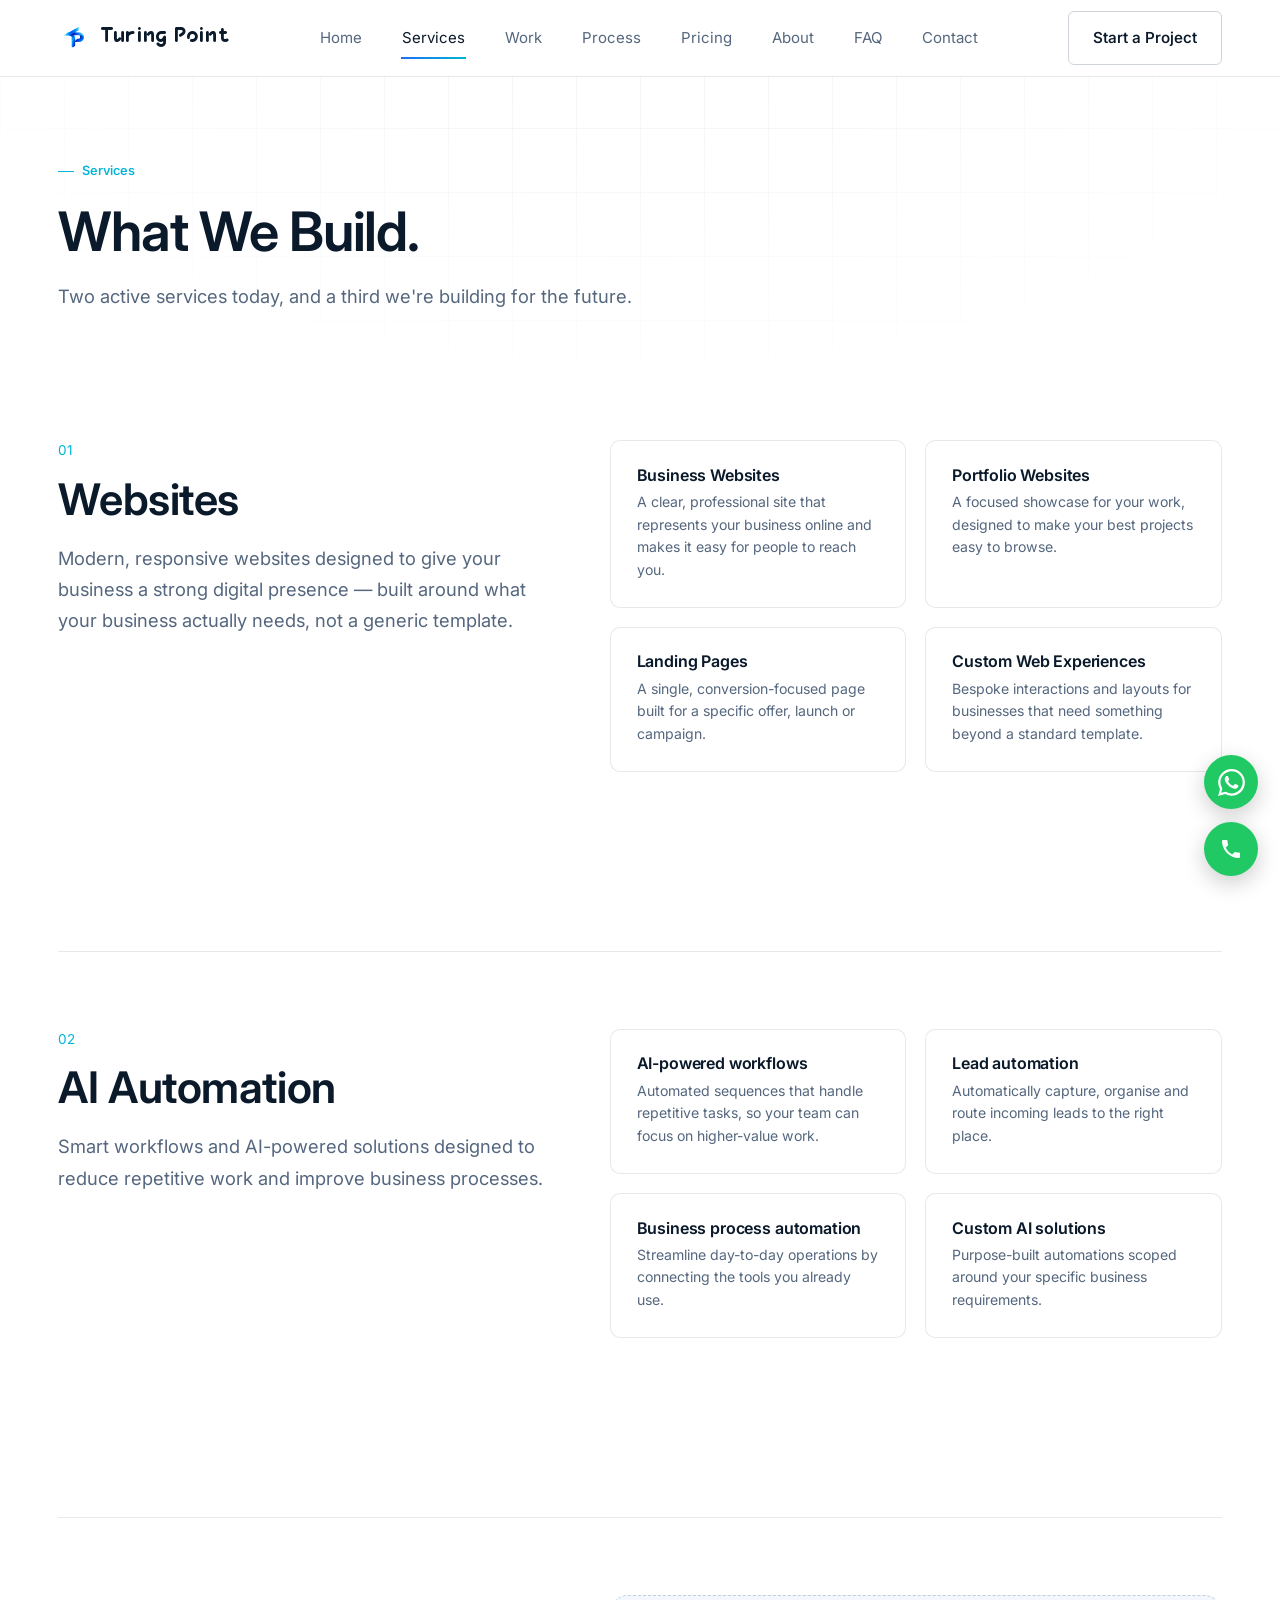
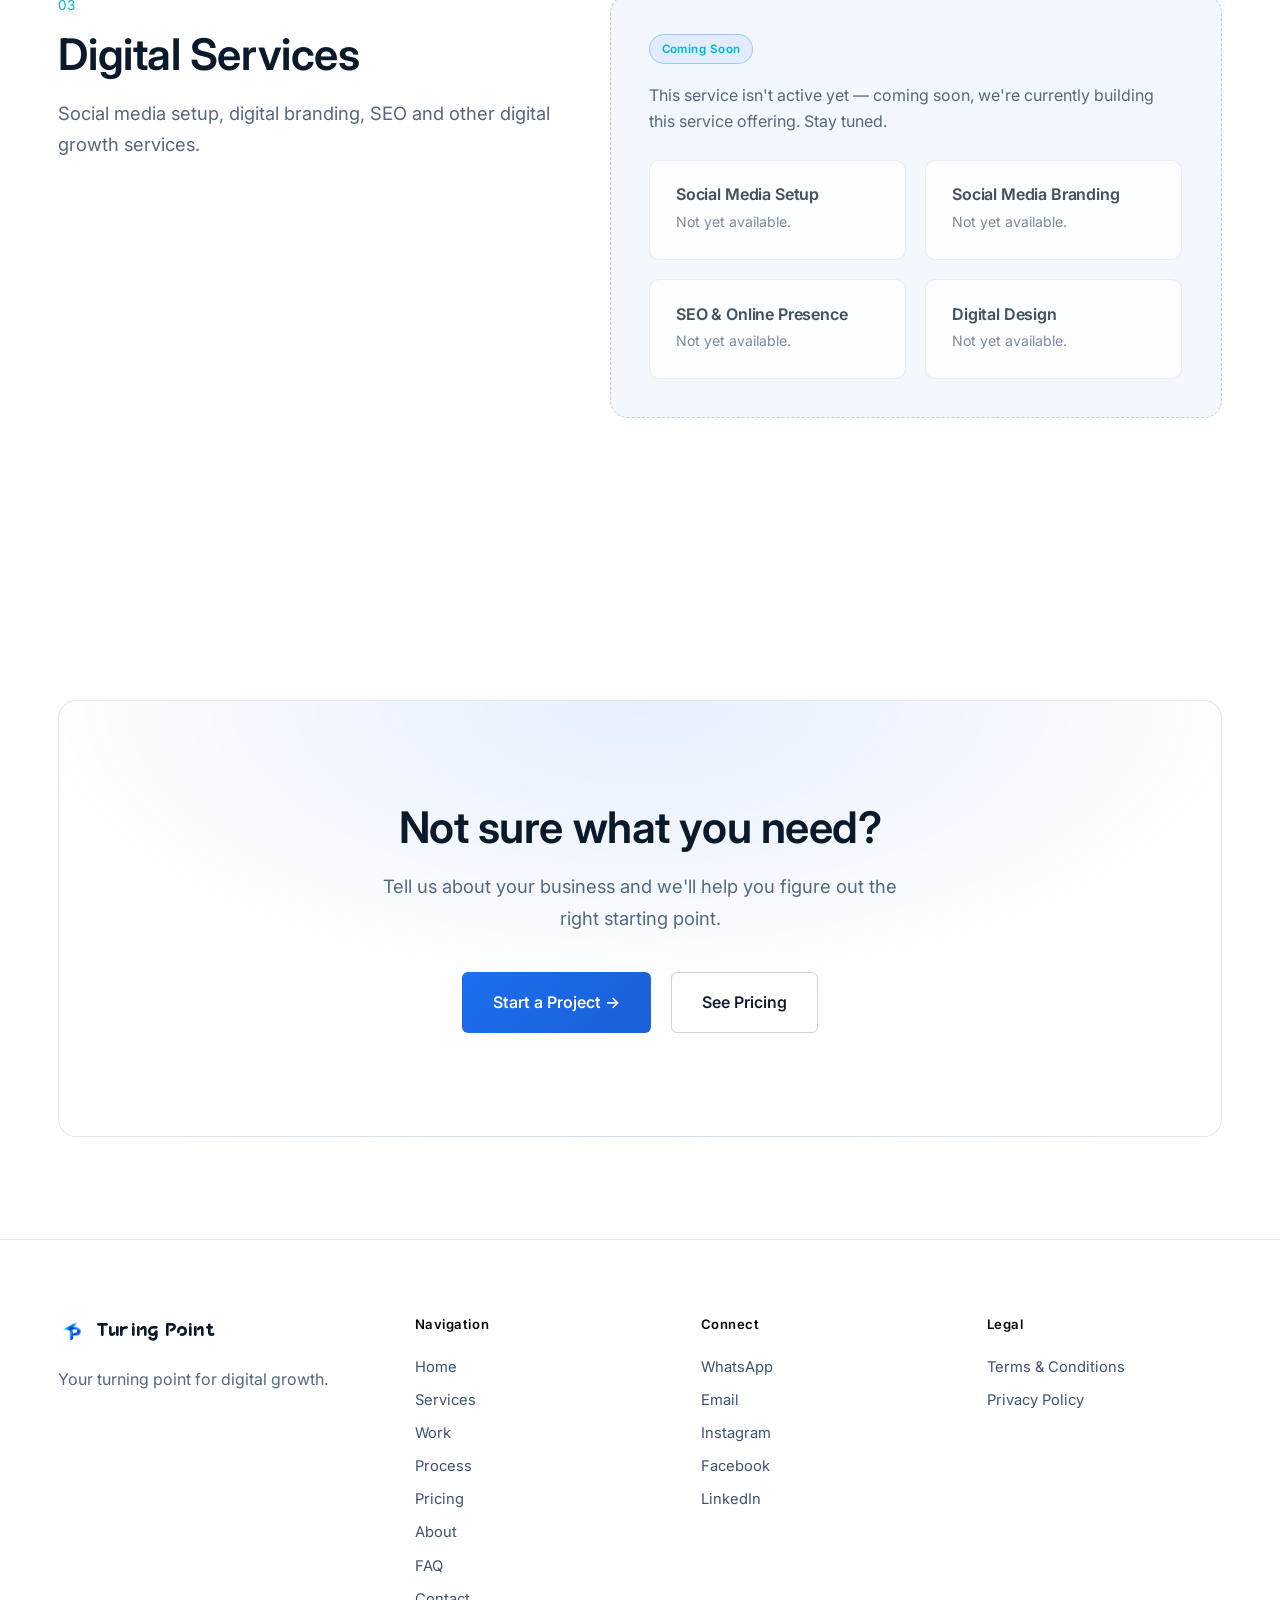
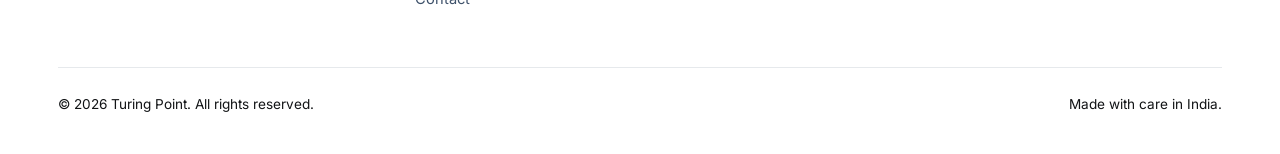
<file: services.html>
<!DOCTYPE html>
<html lang="en">
<head>
<meta charset="UTF-8">
<meta name="viewport" content="width=device-width, initial-scale=1.0">
<title>Services — Turing Point</title>
<meta name="description" content="Websites and AI automation from Turing Point. Digital services (social, SEO, branding) coming soon.">
<link rel="icon" href="assets/images/tp-logo.png" type="image/png">
<meta property="og:title" content="Services — Turing Point">
<meta property="og:description" content="Websites and AI automation built around your business.">
<meta property="og:type" content="website">
<link rel="preconnect" href="https://fonts.googleapis.com">
<link rel="preconnect" href="https://fonts.gstatic.com" crossorigin>
<link href="https://fonts.googleapis.com/css2?family=Inter:wght@400;500;600;700&display=swap" rel="stylesheet">
<link rel="stylesheet" href="assets/css/style.css">
</head>
<body>
<a class="skip-link" href="#main">Skip to content</a>
<div class="grain-field" aria-hidden="true"></div>

<header class="site-header">
  <div class="container nav-inner">
    <a href="index.html" class="nav-brand">
      <img src="assets/images/tp-logo.png" alt="Turing Point logo" width="32" height="32">
      <span class="brand-mark">Turing Point</span>
    </a>
    <nav class="nav-links" aria-label="Primary">
      <a href="index.html">Home</a>
      <a href="services.html" aria-current="page">Services</a>
      <a href="work.html">Work</a>
      <a href="process.html">Process</a>
      <a href="pricing.html">Pricing</a>
      <a href="about.html">About</a>
      <a href="faq.html">FAQ</a>
      <a href="contact.html">Contact</a>
    </nav>
    <div class="nav-cta">
      <a href="contact.html" class="btn btn-outline">Start a Project</a>
      <button class="hamburger" aria-expanded="false" aria-controls="mobile-nav" aria-label="Toggle menu">
        <span></span><span></span><span></span>
      </button>
    </div>
  </div></header>
<div class="mobile-nav" id="mobile-nav">
    <a href="index.html">Home</a>
    <a href="services.html" aria-current="page">Services</a>
    <a href="work.html">Work</a>
    <a href="process.html">Process</a>
    <a href="pricing.html">Pricing</a>
    <a href="about.html">About</a>
    <a href="faq.html">FAQ</a>
    <a href="contact.html">Contact</a>
    <a href="contact.html" class="btn btn-primary">Start a Project</a>
  </div>

<main id="main">

  <section class="page-header">
    <div class="container">
      <p class="eyebrow">Services</p>
      <h1>What We Build.</h1>
      <p class="lede">Two active services today, and a third we're building for the future.</p>
    </div>
  </section>

  <section class="section" id="websites" style="padding-top:0;">
    <div class="container">
      <div class="service-block" style="border-top:none;">
        <div>
          <p class="idx">01</p>
          <h2>Websites</h2>
          <p class="lede">Modern, responsive websites designed to give your business a strong digital presence — built around what your business actually needs, not a generic template.</p>
        </div>
        <div class="offer-grid">
          <div class="offer-item">
            <h4>Business Websites</h4>
            <p>A clear, professional site that represents your business online and makes it easy for people to reach you.</p>
          </div>
          <div class="offer-item">
            <h4>Portfolio Websites</h4>
            <p>A focused showcase for your work, designed to make your best projects easy to browse.</p>
          </div>
          <div class="offer-item">
            <h4>Landing Pages</h4>
            <p>A single, conversion-focused page built for a specific offer, launch or campaign.</p>
          </div>
          <div class="offer-item">
            <h4>Custom Web Experiences</h4>
            <p>Bespoke interactions and layouts for businesses that need something beyond a standard template.</p>
          </div>
        </div>
      </div>
    </div>
  </section>

  <section class="section" id="ai-automation" style="padding-top:0;">
    <div class="container">
      <div class="service-block">
        <div>
          <p class="idx">02</p>
          <h2>AI Automation</h2>
          <p class="lede">Smart workflows and AI-powered solutions designed to reduce repetitive work and improve business processes.</p>
        </div>
        <div class="offer-grid">
          <div class="offer-item">
            <h4>AI-powered workflows</h4>
            <p>Automated sequences that handle repetitive tasks, so your team can focus on higher-value work.</p>
          </div>
          <div class="offer-item">
            <h4>Lead automation</h4>
            <p>Automatically capture, organise and route incoming leads to the right place.</p>
          </div>
          <div class="offer-item">
            <h4>Business process automation</h4>
            <p>Streamline day-to-day operations by connecting the tools you already use.</p>
          </div>
          <div class="offer-item">
            <h4>Custom AI solutions</h4>
            <p>Purpose-built automations scoped around your specific business requirements.</p>
          </div>
        </div>
      </div>
    </div>
  </section>

  <section class="section" id="digital-services" style="padding-top:0;">
    <div class="container">
      <div class="service-block">
        <div>
          <p class="idx">03</p>
          <h2>Digital Services</h2>
          <p class="lede">Social media setup, digital branding, SEO and other digital growth services.</p>
        </div>
        <div class="coming-soon-panel">
          <span class="badge">Coming Soon</span>
          <p>This service isn't active yet — coming soon, we're currently building this service offering. Stay tuned.</p>
          <div class="offer-grid">
            <div class="offer-item">
              <h4>Social Media Setup</h4>
              <p>Not yet available.</p>
            </div>
            <div class="offer-item">
              <h4>Social Media Branding</h4>
              <p>Not yet available.</p>
            </div>
            <div class="offer-item">
              <h4>SEO &amp; Online Presence</h4>
              <p>Not yet available.</p>
            </div>
            <div class="offer-item">
              <h4>Digital Design</h4>
              <p>Not yet available.</p>
            </div>
          </div>
        </div>
      </div>
    </div>
  </section>

  <section class="section" id="cta">
    <div class="container">
      <div class="final-cta reveal">
        <h2>Not sure what you need?</h2>
        <p class="lede">Tell us about your business and we'll help you figure out the right starting point.</p>
        <div class="final-cta-actions">
          <a href="contact.html" class="btn btn-primary btn-lg">Start a Project →</a>
          <a href="pricing.html" class="btn btn-outline btn-lg">See Pricing</a>
        </div>
      </div>
    </div>
  </section>

</main>

<footer class="site-footer">
  <div class="container">
    <div class="footer-grid">
      <div>
        <a href="index.html" class="footer-brand">
          <img src="assets/images/tp-logo.png" alt="Turing Point logo" width="28" height="28">
          <span class="brand-mark">Turing Point</span>
        </a>
        <p>Your turning point for digital growth.</p>
      </div>
      <div class="footer-col">
        <h4>Navigation</h4>
        <a href="index.html">Home</a>
        <a href="services.html">Services</a>
        <a href="work.html">Work</a>
        <a href="process.html">Process</a>
        <a href="pricing.html">Pricing</a>
        <a href="about.html">About</a>
        <a href="faq.html">FAQ</a>
        <a href="contact.html">Contact</a>
      </div>
      <div class="footer-col">
        <h4>Connect</h4>
        <a href="contact.html#whatsapp">WhatsApp</a>
        <a href="contact.html#email">Email</a>
        <a href="contact.html#instagram">Instagram</a>
        <a href="contact.html#facebook">Facebook</a>
        <a href="contact.html#linkedin">LinkedIn</a>
      </div>
      <div class="footer-col">
        <h4>Legal</h4>
        <a href="terms.html">Terms &amp; Conditions</a>
        <a href="privacy.html">Privacy Policy</a>
      </div>
    </div>
    <div class="footer-bottom">
      <span>© 2026 Turing Point. All rights reserved.</span>
      <span>Made with care in India.</span>
    </div>
  </div>
</footer>

  <!-- Floating Contact Buttons -->
<div class="floating-contact">

  <!-- WhatsApp -->
  <div class="floating-option">
    <button class="floating-btn whatsapp-btn"
      aria-label="Choose WhatsApp number"
      onclick="toggleContactMenu('whatsapp-menu')">
      
<svg viewBox="0 0 24 24" width="27" height="27"
     fill="currentColor" aria-hidden="true">
  <path d="M20.52 3.48A11.8 11.8 0 0 0 12.04 0C5.5 0 .18 5.32.18 11.86c0 2.09.55 4.13 1.6 5.93L.08 24l6.37-1.67a11.86 11.86 0 0 0 5.59 1.42h.01c6.54 0 11.86-5.32 11.86-11.86 0-3.17-1.23-6.15-3.39-8.41ZM12.04 21.7a9.85 9.85 0 0 1-5.02-1.37l-.36-.21-3.78.99 1.01-3.68-.23-.38a9.82 9.82 0 0 1-1.51-5.19c0-5.45 4.44-9.89 9.9-9.89a9.8 9.8 0 0 1 6.99 2.9 9.8 9.8 0 0 1 2.9 6.99c0 5.45-4.44 9.89-9.9 9.89Zm5.43-7.41c-.3-.15-1.77-.87-2.04-.97-.27-.1-.47-.15-.67.15-.2.3-.77.97-.94 1.17-.17.2-.35.22-.65.07-.3-.15-1.26-.46-2.4-1.47-.89-.8-1.49-1.79-1.66-2.09-.17-.3-.02-.46.13-.61.14-.14.3-.35.45-.52.15-.17.2-.3.3-.5.1-.2.05-.37-.03-.52-.07-.15-.67-1.62-.92-2.22-.24-.58-.48-.5-.67-.51h-.57c-.2 0-.52.07-.79.37-.27.3-1.04 1.02-1.04 2.49s1.07 2.89 1.22 3.09c.15.2 2.1 3.2 5.08 4.49.71.31 1.26.5 1.69.64.71.23 1.36.2 1.87.12.57-.08 1.77-.72 2.02-1.42.25-.7.25-1.3.17-1.42-.07-.13-.27-.2-.57-.35Z"/>
</svg>
    </button>

    <div class="floating-menu" id="whatsapp-menu">
      <a href="https://wa.me/917970040658"
         target="_blank" rel="noopener noreferrer">
        +91 7970040658
      </a>
      <a href="https://wa.me/919243191515"
         target="_blank" rel="noopener noreferrer">
        +91 9243191515
      </a>
    </div>
  </div>

  <!-- Call -->
  <div class="floating-option">
    <button class="floating-btn call-btn"
      aria-label="Choose calling number"
      onclick="toggleContactMenu('call-menu')">
      
<svg viewBox="0 0 24 24" width="24" height="24"
     fill="currentColor" aria-hidden="true">
  <path d="M6.62 10.79a15.05 15.05 0 0 0 6.59 6.59l2.2-2.2a1 1 0 0 1 1.01-.24c1.12.37 2.33.56 3.58.56a1 1 0 0 1 1 1V20a1 1 0 0 1-1 1C10.61 21 3 13.39 3 4a1 1 0 0 1 1-1h3.5a1 1 0 0 1 1 1c0 1.25.19 2.46.56 3.58a1 1 0 0 1-.25 1.01l-2.19 2.2Z"/>
</svg>
    </button>

    <div class="floating-menu" id="call-menu">
      <a href="tel:+917970040658">+91 7970040658</a>
      <a href="tel:+919243191515">+91 9243191515</a>
    </div>
  </div>

</div>

<script src="assets/js/main.js"></script>
</body>
</html>
</file>
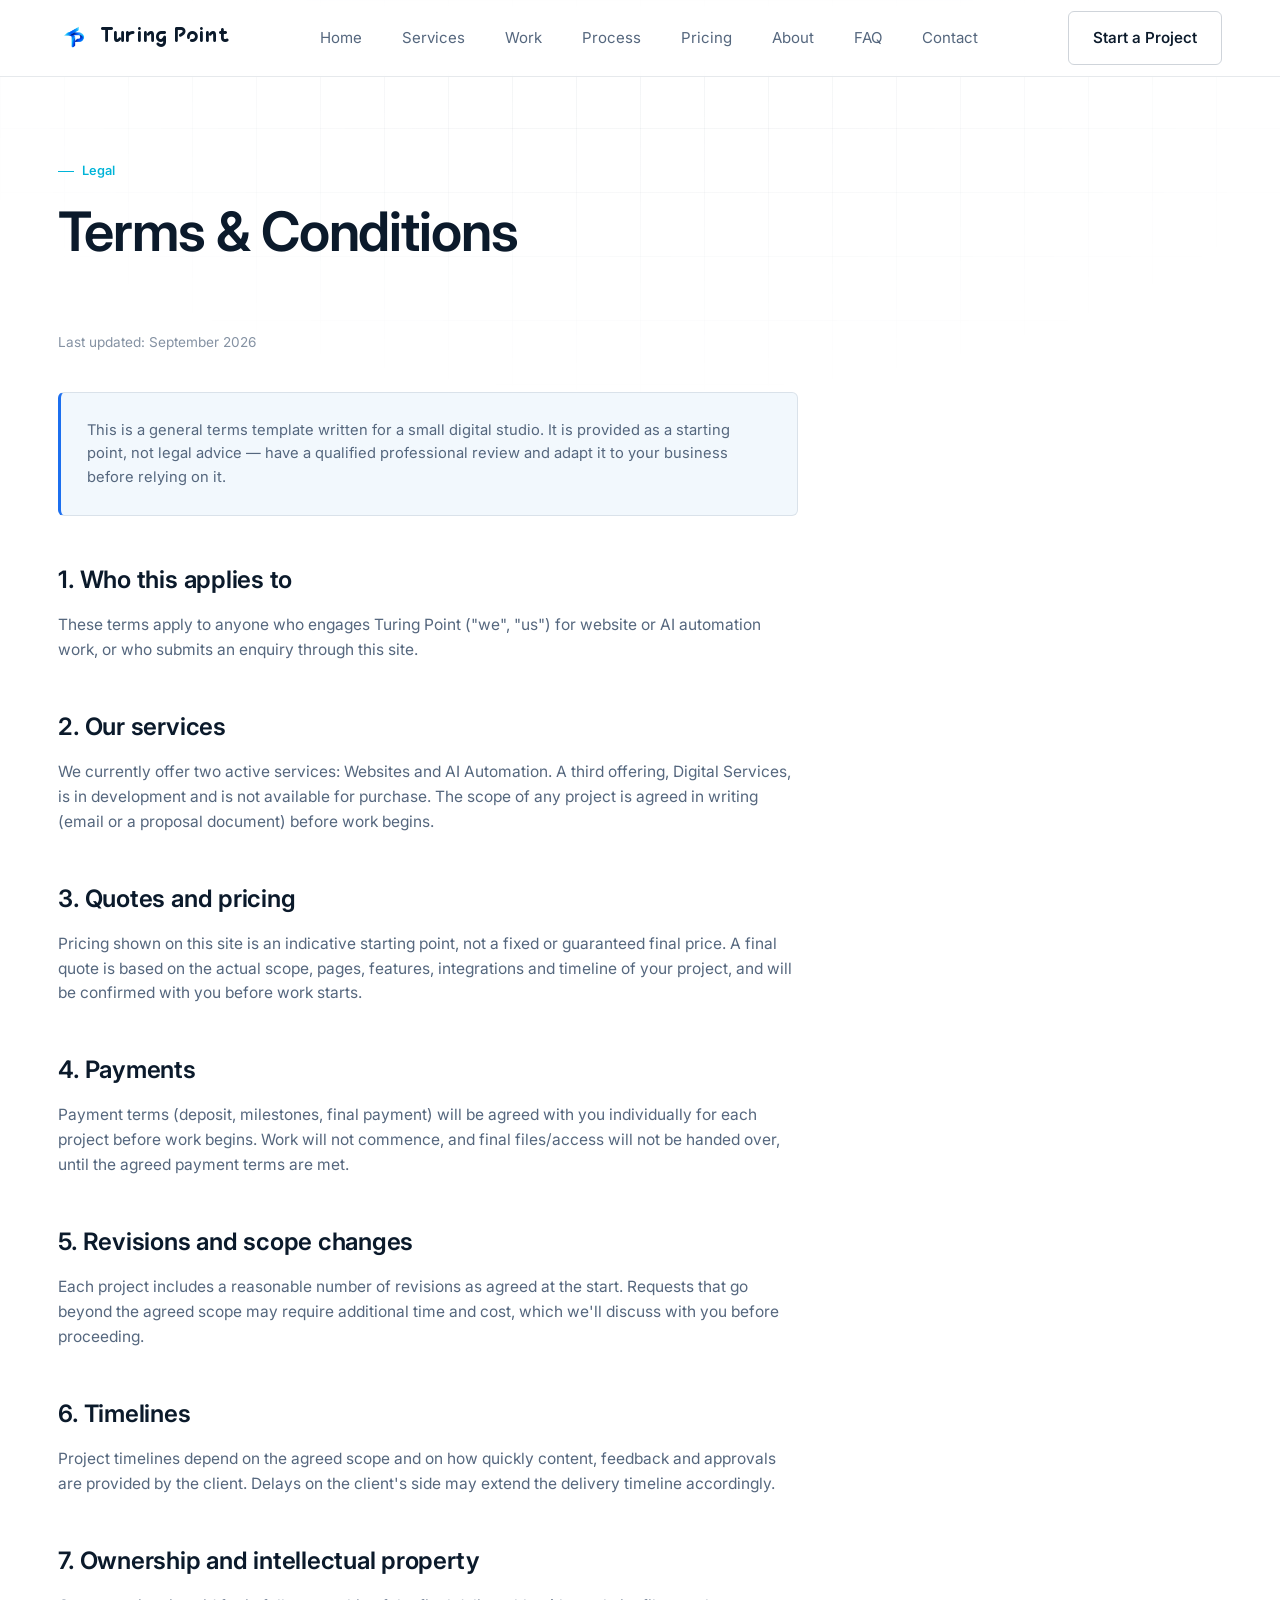
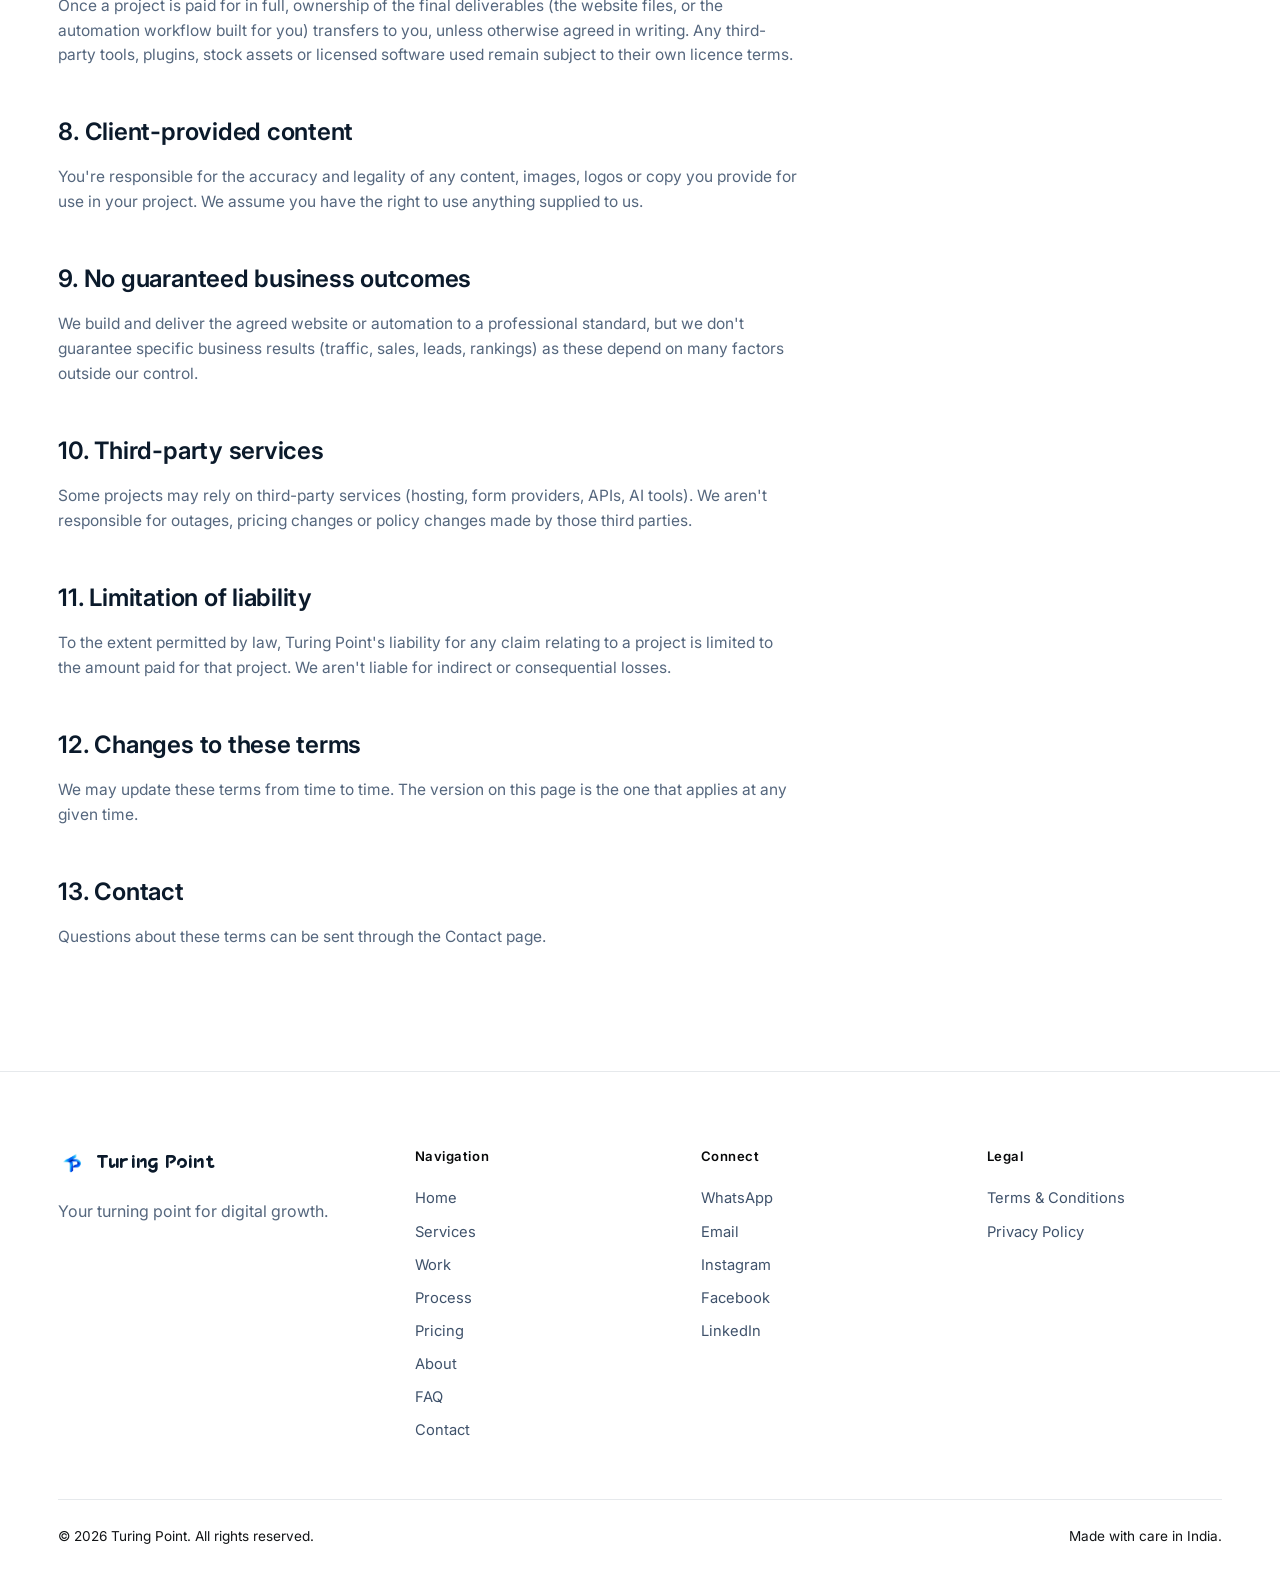
<file: terms.html>
<!DOCTYPE html>
<html lang="en">
<head>
<meta charset="UTF-8">
<meta name="viewport" content="width=device-width, initial-scale=1.0">
<title>Terms &amp; Conditions — Turing Point</title>
<meta name="description" content="Terms and conditions for working with Turing Point.">
<link rel="icon" href="assets/images/tp-logo.png" type="image/png">
<meta name="robots" content="noindex">
<link rel="preconnect" href="https://fonts.googleapis.com">
<link rel="preconnect" href="https://fonts.gstatic.com" crossorigin>
<link href="https://fonts.googleapis.com/css2?family=Inter:wght@400;500;600;700&display=swap" rel="stylesheet">
<link rel="stylesheet" href="assets/css/style.css">
</head>
<body>
<a class="skip-link" href="#main">Skip to content</a>
<div class="grain-field" aria-hidden="true"></div>

<header class="site-header">
  <div class="container nav-inner">
    <a href="index.html" class="nav-brand">
      <img src="assets/images/tp-logo.png" alt="Turing Point logo" width="32" height="32">
      <span class="brand-mark">Turing Point</span>
    </a>
    <nav class="nav-links" aria-label="Primary">
      <a href="index.html">Home</a>
      <a href="services.html">Services</a>
      <a href="work.html">Work</a>
      <a href="process.html">Process</a>
      <a href="pricing.html">Pricing</a>
      <a href="about.html">About</a>
      <a href="faq.html">FAQ</a>
      <a href="contact.html">Contact</a>
    </nav>
    <div class="nav-cta">
      <a href="contact.html" class="btn btn-outline">Start a Project</a>
      <button class="hamburger" aria-expanded="false" aria-controls="mobile-nav" aria-label="Toggle menu">
        <span></span><span></span><span></span>
      </button>
    </div>
  </div></header>
<div class="mobile-nav" id="mobile-nav">
    <a href="index.html">Home</a>
    <a href="services.html">Services</a>
    <a href="work.html">Work</a>
    <a href="process.html">Process</a>
    <a href="pricing.html">Pricing</a>
    <a href="about.html">About</a>
    <a href="faq.html">FAQ</a>
    <a href="contact.html">Contact</a>
    <a href="contact.html" class="btn btn-primary">Start a Project</a>
  </div>

<main id="main">

  <section class="page-header">
    <div class="container">
      <p class="eyebrow">Legal</p>
      <h1>Terms &amp; Conditions</h1>
    </div>
  </section>

  <section class="section" style="padding-top:0;">
    <div class="container">
      <div class="prose reveal">
        <p class="updated">Last updated: September 2026</p>

        <div class="callout">
          This is a general terms template written for a small digital studio. It is provided as a starting point, not legal advice — have a qualified professional review and adapt it to your business before relying on it.
        </div>

        <h2>1. Who this applies to</h2>
        <p>These terms apply to anyone who engages Turing Point ("we", "us") for website or AI automation work, or who submits an enquiry through this site.</p>

        <h2>2. Our services</h2>
        <p>We currently offer two active services: Websites and AI Automation. A third offering, Digital Services, is in development and is not available for purchase. The scope of any project is agreed in writing (email or a proposal document) before work begins.</p>

        <h2>3. Quotes and pricing</h2>
        <p>Pricing shown on this site is an indicative starting point, not a fixed or guaranteed final price. A final quote is based on the actual scope, pages, features, integrations and timeline of your project, and will be confirmed with you before work starts.</p>

        <h2>4. Payments</h2>
        <p>Payment terms (deposit, milestones, final payment) will be agreed with you individually for each project before work begins. Work will not commence, and final files/access will not be handed over, until the agreed payment terms are met.</p>

        <h2>5. Revisions and scope changes</h2>
        <p>Each project includes a reasonable number of revisions as agreed at the start. Requests that go beyond the agreed scope may require additional time and cost, which we'll discuss with you before proceeding.</p>

        <h2>6. Timelines</h2>
        <p>Project timelines depend on the agreed scope and on how quickly content, feedback and approvals are provided by the client. Delays on the client's side may extend the delivery timeline accordingly.</p>

        <h2>7. Ownership and intellectual property</h2>
        <p>Once a project is paid for in full, ownership of the final deliverables (the website files, or the automation workflow built for you) transfers to you, unless otherwise agreed in writing. Any third-party tools, plugins, stock assets or licensed software used remain subject to their own licence terms.</p>

        <h2>8. Client-provided content</h2>
        <p>You're responsible for the accuracy and legality of any content, images, logos or copy you provide for use in your project. We assume you have the right to use anything supplied to us.</p>

        <h2>9. No guaranteed business outcomes</h2>
        <p>We build and deliver the agreed website or automation to a professional standard, but we don't guarantee specific business results (traffic, sales, leads, rankings) as these depend on many factors outside our control.</p>

        <h2>10. Third-party services</h2>
        <p>Some projects may rely on third-party services (hosting, form providers, APIs, AI tools). We aren't responsible for outages, pricing changes or policy changes made by those third parties.</p>

        <h2>11. Limitation of liability</h2>
        <p>To the extent permitted by law, Turing Point's liability for any claim relating to a project is limited to the amount paid for that project. We aren't liable for indirect or consequential losses.</p>

        <h2>12. Changes to these terms</h2>
        <p>We may update these terms from time to time. The version on this page is the one that applies at any given time.</p>

        <h2>13. Contact</h2>
        <p>Questions about these terms can be sent through the <a href="contact.html">Contact page</a>.</p>
      </div>
    </div>
  </section>

</main>

<footer class="site-footer">
  <div class="container">
    <div class="footer-grid">
      <div>
        <a href="index.html" class="footer-brand">
          <img src="assets/images/tp-logo.png" alt="Turing Point logo" width="28" height="28">
          <span class="brand-mark">Turing Point</span>
        </a>
        <p>Your turning point for digital growth.</p>
      </div>
      <div class="footer-col">
        <h4>Navigation</h4>
        <a href="index.html">Home</a>
        <a href="services.html">Services</a>
        <a href="work.html">Work</a>
        <a href="process.html">Process</a>
        <a href="pricing.html">Pricing</a>
        <a href="about.html">About</a>
        <a href="faq.html">FAQ</a>
        <a href="contact.html">Contact</a>
      </div>
      <div class="footer-col">
        <h4>Connect</h4>
        <a href="contact.html#whatsapp">WhatsApp</a>
        <a href="contact.html#email">Email</a>
        <a href="contact.html#instagram">Instagram</a>
        <a href="contact.html#facebook">Facebook</a>
        <a href="contact.html#linkedin">LinkedIn</a>
      </div>
      <div class="footer-col">
        <h4>Legal</h4>
        <a href="terms.html">Terms &amp; Conditions</a>
        <a href="privacy.html">Privacy Policy</a>
      </div>
    </div>
    <div class="footer-bottom">
      <span>© 2026 Turing Point. All rights reserved.</span>
      <span>Made with care in India.</span>
    </div>
  </div>
</footer>

<script src="assets/js/main.js"></script>
</body>
</html>
</file>
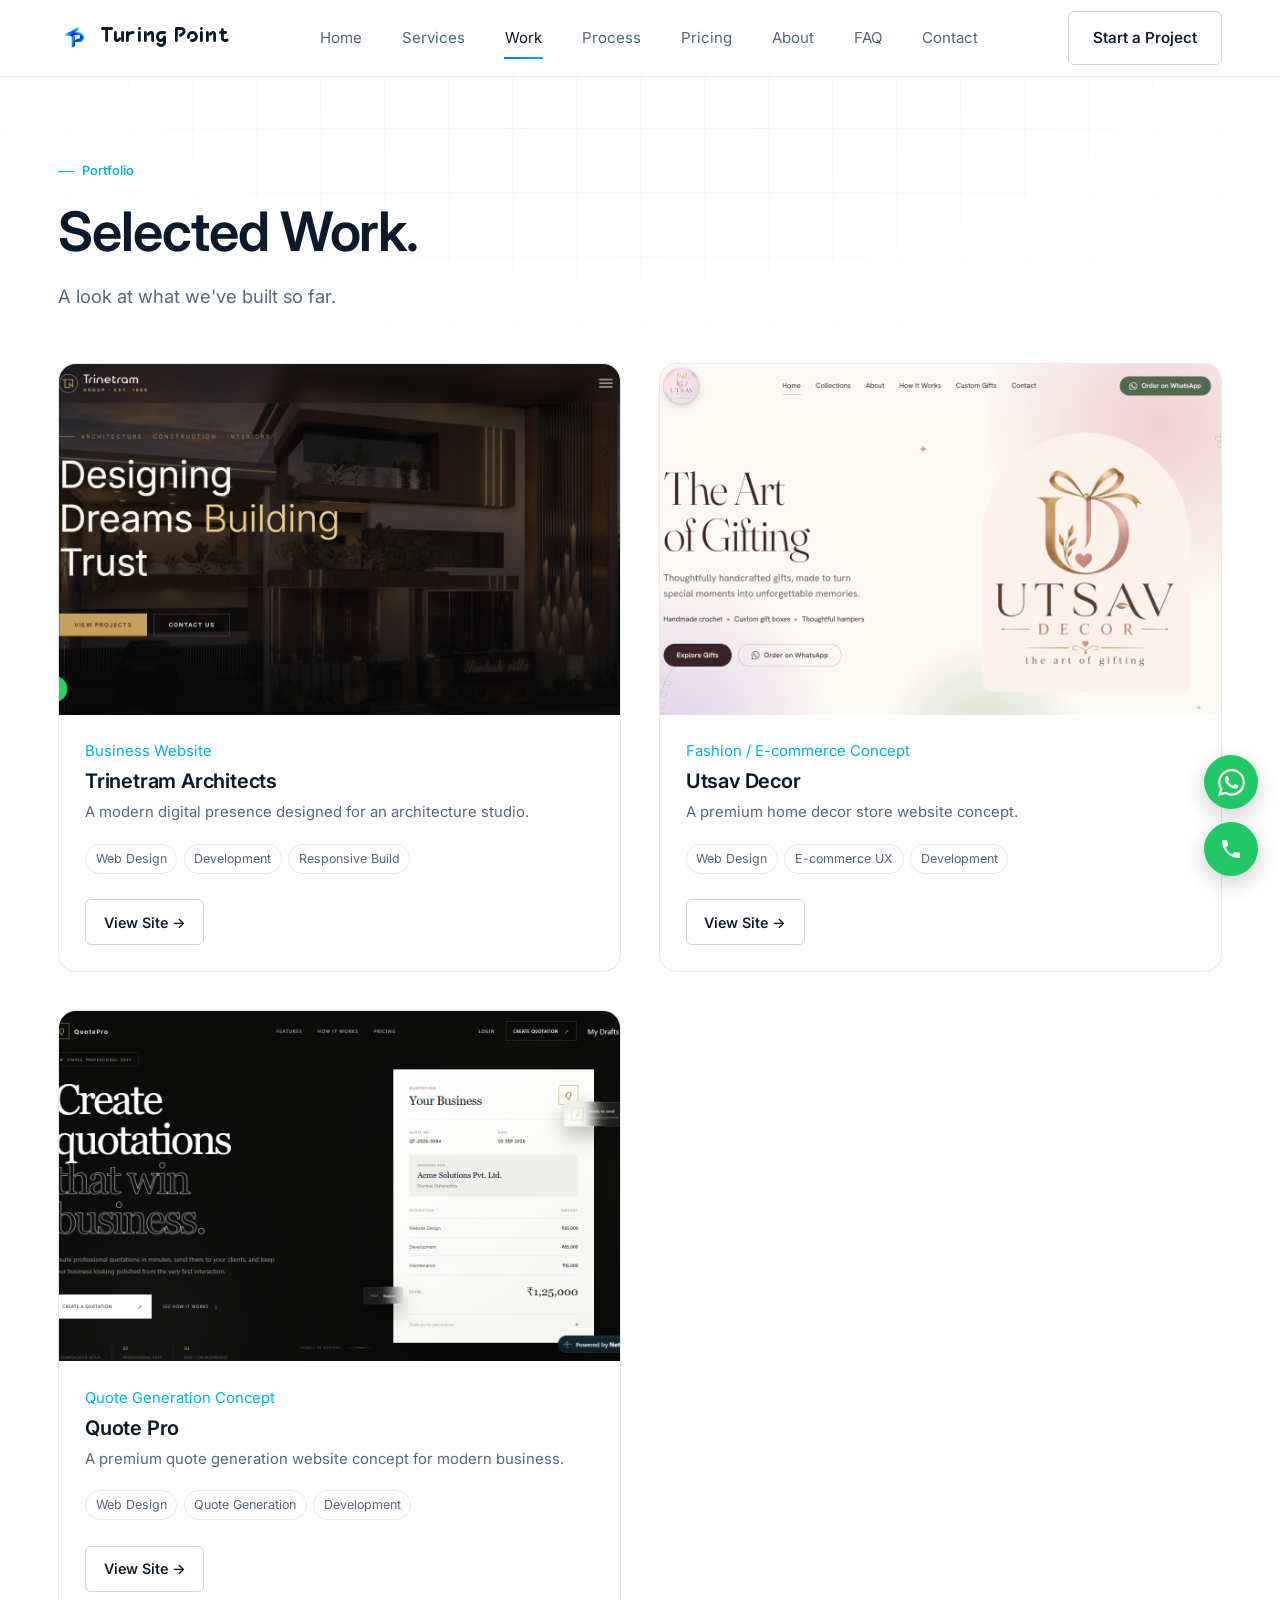
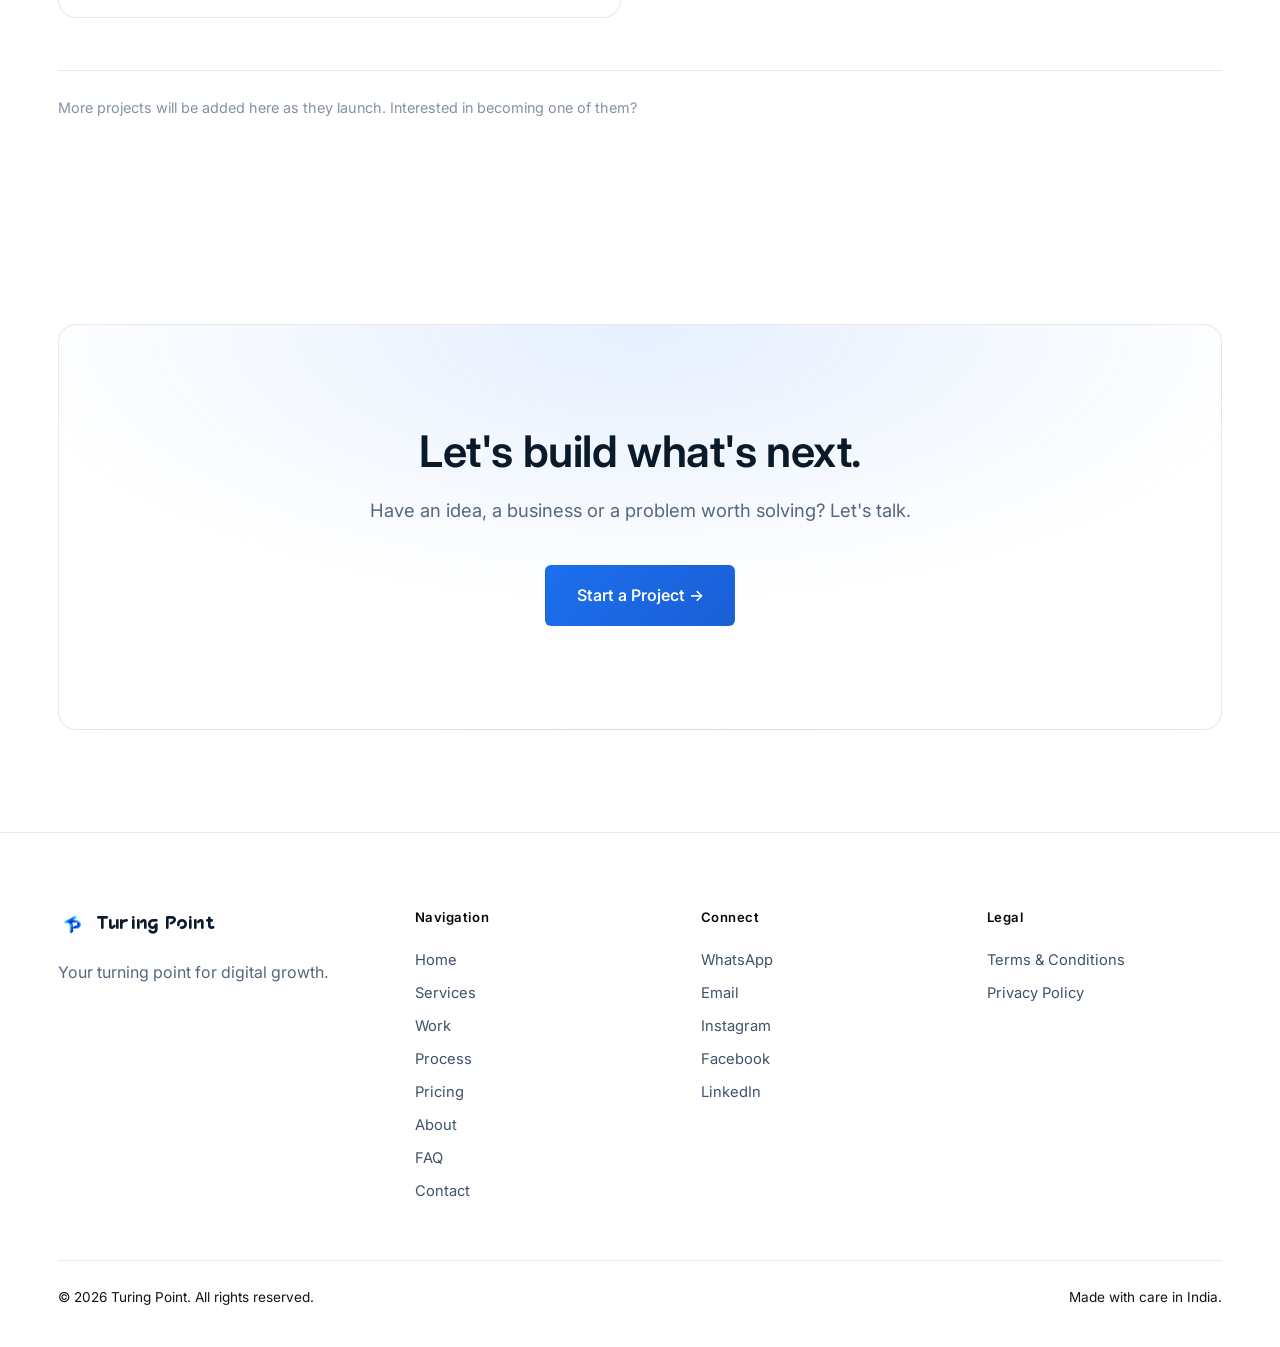
<file: work.html>
<!DOCTYPE html>
<html lang="en">
<head>
<meta charset="UTF-8">
<meta name="viewport" content="width=device-width, initial-scale=1.0">
<title>Work — Turing Point</title>
<meta name="description" content="Selected projects by Turing Point, including Trinetram Architects and VASTRO.">
<link rel="icon" href="assets/images/tp-logo.png" type="image/png">
<link rel="preconnect" href="https://fonts.googleapis.com">
<link rel="preconnect" href="https://fonts.gstatic.com" crossorigin>
<link href="https://fonts.googleapis.com/css2?family=Inter:wght@400;500;600;700&display=swap" rel="stylesheet">
<link rel="stylesheet" href="assets/css/style.css">
</head>
<body>
<a class="skip-link" href="#main">Skip to content</a>
<div class="grain-field" aria-hidden="true"></div>

<header class="site-header">
  <div class="container nav-inner">
    <a href="index.html" class="nav-brand">
      <img src="assets/images/tp-logo.png" alt="Turing Point logo" width="32" height="32">
      <span class="brand-mark">Turing Point</span>
    </a>
    <nav class="nav-links" aria-label="Primary">
      <a href="index.html">Home</a>
      <a href="services.html">Services</a>
      <a href="work.html" aria-current="page">Work</a>
      <a href="process.html">Process</a>
      <a href="pricing.html">Pricing</a>
      <a href="about.html">About</a>
      <a href="faq.html">FAQ</a>
      <a href="contact.html">Contact</a>
    </nav>
    <div class="nav-cta">
      <a href="contact.html" class="btn btn-outline">Start a Project</a>
      <button class="hamburger" aria-expanded="false" aria-controls="mobile-nav" aria-label="Toggle menu">
        <span></span><span></span><span></span>
      </button>
    </div>
  </div></header>
<div class="mobile-nav" id="mobile-nav">
    <a href="index.html">Home</a>
    <a href="services.html">Services</a>
    <a href="work.html" aria-current="page">Work</a>
    <a href="process.html">Process</a>
    <a href="pricing.html">Pricing</a>
    <a href="about.html">About</a>
    <a href="faq.html">FAQ</a>
    <a href="contact.html">Contact</a>
    <a href="contact.html" class="btn btn-primary">Start a Project</a>
  </div>

<main id="main">

  <section class="page-header">
    <div class="container">
      <p class="eyebrow">Portfolio</p>
      <h1>Selected Work.</h1>
      <p class="lede">A look at what we've built so far.</p>
    </div>
  </section>

  <section class="section" style="padding-top:0;">
    <div class="container">
      <div class="work-grid">

        <article class="project-card reveal" id="trinetram">
          <a class="project-thumb-link" href="https://trinetramarchitects.com" target="_blank" rel="noopener" data-project-link aria-label="Open Trinetram Architects site">
            <div class="project-thumb">
  <img class="project-thumb-img" src="assets/images/Trinetram-img.png" alt="Trinetram Architects website">
</div>
          </a>
          <div class="project-body">
            <p class="project-cat">Business Website</p>
            <h3>Trinetram Architects</h3>
            <p>A modern digital presence designed for an architecture studio.</p>
            <div class="project-services">
              <span>Web Design</span>
              <span>Development</span>
              <span>Responsive Build</span>
            </div>
            <a class="project-link" href="https://trinetramarchitects.com" target="_blank" rel="noopener" data-project-link>View Site →</a>
          </div>
        </article>

        <article class="project-card reveal" id="utsav-decor">
          <a class="project-thumb-link" href="https://utsav-decor.vercel.app/" target="_blank" rel="noopener" data-project-link aria-label="Open VASTRO site">
            <div class="project-thumb">
  <img class="project-thumb-img" src="assets/images/utsav-decor-img.png" alt="Utsav Decor website">
</div>
          </a>
          <div class="project-body">
            <p class="project-cat">Fashion / E-commerce Concept</p>
            <h3>Utsav Decor</h3>
            <p>A premium home decor store website concept.</p>
            <div class="project-services">
              <span>Web Design</span>
              <span>E-commerce UX</span>
              <span>Development</span>
            </div>
            <a class="project-link" href="https://utsav-decor.vercel.app/" target="_blank" rel="noopener" data-project-link>View Site →</a>
          </div>
        </article>

        <article class="project-card reveal" id="quote-pro">
          <a class="project-thumb-link" href="https://smartquotationpro.netlify.app/" target="_blank" rel="noopener" data-project-link aria-label="Open Quote Pro site">
            <div class="project-thumb">
  <img class="project-thumb-img" src="assets/images/quote-pro-img.png" alt="Quote Pro website">
</div>
          </a>
          <div class="project-body">
            <p class="project-cat">Quote Generation Concept</p>
            <h3>Quote Pro</h3>
            <p>A premium quote generation website concept for modern business.</p>
            <div class="project-services">
              <span>Web Design</span>
              <span>Quote Generation</span>
              <span>Development</span>
            </div>
           <a class="project-link" href="https://smartquotationpro.netlify.app/" target="_blank" rel="noopener" data-project-link>View Site →</a>
          </div>
        </article>

      </div>

      <p class="work-note">More projects will be added here as they launch. Interested in becoming one of them?</p>
    </div>
  </section>

  <section class="section" id="cta">
    <div class="container">
      <div class="final-cta reveal">
        <h2>Let's build what's next.</h2>
        <p class="lede">Have an idea, a business or a problem worth solving? Let's talk.</p>
        <div class="final-cta-actions">
          <a href="contact.html" class="btn btn-primary btn-lg">Start a Project →</a>
        </div>
      </div>
    </div>
  </section>

</main>

<footer class="site-footer">
  <div class="container">
    <div class="footer-grid">
      <div>
        <a href="index.html" class="footer-brand">
          <img src="assets/images/tp-logo.png" alt="Turing Point logo" width="28" height="28">
          <span class="brand-mark">Turing Point</span>
        </a>
        <p>Your turning point for digital growth.</p>
      </div>
      <div class="footer-col">
        <h4>Navigation</h4>
        <a href="index.html">Home</a>
        <a href="services.html">Services</a>
        <a href="work.html">Work</a>
        <a href="process.html">Process</a>
        <a href="pricing.html">Pricing</a>
        <a href="about.html">About</a>
        <a href="faq.html">FAQ</a>
        <a href="contact.html">Contact</a>
      </div>
      <div class="footer-col">
        <h4>Connect</h4>
        <a href="contact.html#whatsapp">WhatsApp</a>
        <a href="contact.html#email">Email</a>
        <a href="contact.html#instagram">Instagram</a>
        <a href="contact.html#facebook">Facebook</a>
        <a href="contact.html#linkedin">LinkedIn</a>
      </div>
      <div class="footer-col">
        <h4>Legal</h4>
        <a href="terms.html">Terms &amp; Conditions</a>
        <a href="privacy.html">Privacy Policy</a>
      </div>
    </div>
    <div class="footer-bottom">
      <span>© 2026 Turing Point. All rights reserved.</span>
      <span>Made with care in India.</span>
    </div>
  </div>
</footer>

  <!-- Floating Contact Buttons -->
<div class="floating-contact">

  <!-- WhatsApp -->
  <div class="floating-option">
    <button class="floating-btn whatsapp-btn"
      aria-label="Choose WhatsApp number"
      onclick="toggleContactMenu('whatsapp-menu')">
      
<svg viewBox="0 0 24 24" width="27" height="27"
     fill="currentColor" aria-hidden="true">
  <path d="M20.52 3.48A11.8 11.8 0 0 0 12.04 0C5.5 0 .18 5.32.18 11.86c0 2.09.55 4.13 1.6 5.93L.08 24l6.37-1.67a11.86 11.86 0 0 0 5.59 1.42h.01c6.54 0 11.86-5.32 11.86-11.86 0-3.17-1.23-6.15-3.39-8.41ZM12.04 21.7a9.85 9.85 0 0 1-5.02-1.37l-.36-.21-3.78.99 1.01-3.68-.23-.38a9.82 9.82 0 0 1-1.51-5.19c0-5.45 4.44-9.89 9.9-9.89a9.8 9.8 0 0 1 6.99 2.9 9.8 9.8 0 0 1 2.9 6.99c0 5.45-4.44 9.89-9.9 9.89Zm5.43-7.41c-.3-.15-1.77-.87-2.04-.97-.27-.1-.47-.15-.67.15-.2.3-.77.97-.94 1.17-.17.2-.35.22-.65.07-.3-.15-1.26-.46-2.4-1.47-.89-.8-1.49-1.79-1.66-2.09-.17-.3-.02-.46.13-.61.14-.14.3-.35.45-.52.15-.17.2-.3.3-.5.1-.2.05-.37-.03-.52-.07-.15-.67-1.62-.92-2.22-.24-.58-.48-.5-.67-.51h-.57c-.2 0-.52.07-.79.37-.27.3-1.04 1.02-1.04 2.49s1.07 2.89 1.22 3.09c.15.2 2.1 3.2 5.08 4.49.71.31 1.26.5 1.69.64.71.23 1.36.2 1.87.12.57-.08 1.77-.72 2.02-1.42.25-.7.25-1.3.17-1.42-.07-.13-.27-.2-.57-.35Z"/>
</svg>
    </button>

    <div class="floating-menu" id="whatsapp-menu">
      <a href="https://wa.me/917970040658"
         target="_blank" rel="noopener noreferrer">
        +91 7970040658
      </a>
      <a href="https://wa.me/919243191515"
         target="_blank" rel="noopener noreferrer">
        +91 9243191515
      </a>
    </div>
  </div>

  <!-- Call -->
  <div class="floating-option">
    <button class="floating-btn call-btn"
      aria-label="Choose calling number"
      onclick="toggleContactMenu('call-menu')">
      
<svg viewBox="0 0 24 24" width="24" height="24"
     fill="currentColor" aria-hidden="true">
  <path d="M6.62 10.79a15.05 15.05 0 0 0 6.59 6.59l2.2-2.2a1 1 0 0 1 1.01-.24c1.12.37 2.33.56 3.58.56a1 1 0 0 1 1 1V20a1 1 0 0 1-1 1C10.61 21 3 13.39 3 4a1 1 0 0 1 1-1h3.5a1 1 0 0 1 1 1c0 1.25.19 2.46.56 3.58a1 1 0 0 1-.25 1.01l-2.19 2.2Z"/>
</svg>
    </button>

    <div class="floating-menu" id="call-menu">
      <a href="tel:+917970040658">+91 7970040658</a>
      <a href="tel:+919243191515">+91 9243191515</a>
    </div>
  </div>

</div>

<script src="assets/js/main.js"></script>
</body>
</html>
</file>
<file: assets/css/style.css>
/* ============================================================
   TURING POINT — Design System
   Miroge is reserved exclusively for the "Turing Point" wordmark.
   Everything else uses Inter.
   ============================================================ */

@font-face {
  font-family: 'Miroge';
  src: url('../fonts/Miroge.otf') format('opentype');
  font-weight: normal;
  font-style: normal;
  font-display: swap;
}

:root {
  /* Color */
  --bg: #ffffff;
  --bg-soft: #f2f8fd;
  --surface: #ffffff;
  --surface-raised: #eaf4fc;
  --border: rgba(15, 40, 70, 0.1);
  --border-strong: rgba(15, 40, 70, 0.2);
  --text: #0b1a2b;
  --text-muted: #55677e;
  --text-faint: #8592a3;
  --accent: #1c6fef;
  --accent-cyan: #00b4d8;
  --accent-soft: rgba(28, 111, 239, 0.08);
  --accent-line: rgba(28, 111, 239, 0.3);
  --danger: #e0483e;
  --success: #14957a;

  /* Type */
  --font-brand: 'Miroge', serif;
  --font-body: 'Inter', -apple-system, BlinkMacSystemFont, 'Segoe UI', sans-serif;

  /* Spacing scale */
  --space-1: 0.4rem;
  --space-2: 0.8rem;
  --space-3: 1.2rem;
  --space-4: 1.6rem;
  --space-5: 2.4rem;
  --space-6: 3.2rem;
  --space-7: 4.8rem;
  --space-8: 6.4rem;
  --space-9: 9.6rem;

  /* Layout */
  --max-w: 1240px;
  --radius-sm: 6px;
  --radius-md: 10px;
  --radius-lg: 18px;

  /* Motion */
  --ease: cubic-bezier(0.22, 1, 0.36, 1);
  --dur-fast: 180ms;
  --dur-med: 420ms;
  --dur-slow: 800ms;
}

@media (prefers-reduced-motion: reduce) {
  *, *::before, *::after {
    animation-duration: 0.001ms !important;
    animation-iteration-count: 1 !important;
    transition-duration: 0.001ms !important;
    scroll-behavior: auto !important;
  }
}

* { box-sizing: border-box; }

html {
  scroll-behavior: smooth;
  -webkit-text-size-adjust: 100%;
}

body {
  margin: 0;
  background: var(--bg);
  color: var(--text);
  font-family: var(--font-body);
  font-size: 16px;
  line-height: 1.6;
  -webkit-font-smoothing: antialiased;
  overflow-x: hidden;
}

img { max-width: 100%; display: block; }

a { color: inherit; text-decoration: none; }

button { font-family: inherit; cursor: pointer; }

::selection { background: var(--accent); color: #fff; }

:focus-visible {
  outline: 2px solid var(--accent-cyan);
  outline-offset: 3px;
  border-radius: 4px;
}

.container {
  max-width: var(--max-w);
  margin: 0 auto;
  padding: 0 var(--space-5);
}

@media (max-width: 640px) {
  .container { padding: 0 var(--space-4); }
}

.brand-mark {
  font-family: var(--font-brand);
  letter-spacing: 0.01em;
}

/* ============ Background texture ============ */
.grain-field {
  position: fixed;
  inset: 0;
  pointer-events: none;
  z-index: 0;
  background-image:
    linear-gradient(rgba(15,40,70,0.05) 1px, transparent 1px),
    linear-gradient(90deg, rgba(15,40,70,0.05) 1px, transparent 1px);
  background-size: 64px 64px;
  mask-image: radial-gradient(ellipse 80% 60% at 50% 0%, black 10%, transparent 75%);
  -webkit-mask-image: radial-gradient(ellipse 80% 60% at 50% 0%, black 10%, transparent 75%);
}

/* ============ Header / Nav ============ */
.site-header {
  position: sticky;
  top: 0;
  z-index: 100;
  background: rgba(255, 255, 255, 0.78);
  backdrop-filter: blur(14px) saturate(140%);
  -webkit-backdrop-filter: blur(14px) saturate(140%);
  border-bottom: 1px solid var(--border);
}

.nav-inner {
  display: flex;
  align-items: center;
  justify-content: space-between;
  height: 76px;
}

.nav-brand {
  display: flex;
  align-items: center;
  gap: 0.6rem;
  font-size: 1.28rem;
  color: var(--text);
}

.nav-brand img {
  height: 32px;
  width: auto;
}

.nav-links {
  display: flex;
  align-items: center;
  gap: var(--space-5);
}

.nav-links a {
  font-size: 0.94rem;
  color: var(--text-muted);
  position: relative;
  padding: 0.3rem 0.05rem;
  transition: color var(--dur-fast) var(--ease);
}

.nav-links a:hover { color: var(--text); }

.nav-links a::after {
  content: '';
  position: absolute;
  left: 0; right: 100%;
  bottom: -4px;
  height: 1.5px;
  background: linear-gradient(90deg, var(--accent), var(--accent-cyan));
  transition: right var(--dur-med) var(--ease);
}

.nav-links a:hover::after,
.nav-links a[aria-current="page"]::after { right: 0; }

.nav-links a[aria-current="page"] { color: var(--text); }

.nav-cta { display: flex; align-items: center; gap: var(--space-3); }

.hamburger {
  display: none;
  flex-direction: column;
  gap: 5px;
  background: none;
  border: none;
  padding: 8px;
}

.hamburger span {
  width: 22px;
  height: 1.5px;
  background: var(--text);
  transition: transform var(--dur-fast) var(--ease), opacity var(--dur-fast) var(--ease);
}

.hamburger[aria-expanded="true"] span:nth-child(1) { transform: translateY(6.5px) rotate(45deg); }
.hamburger[aria-expanded="true"] span:nth-child(2) { opacity: 0; }
.hamburger[aria-expanded="true"] span:nth-child(3) { transform: translateY(-6.5px) rotate(-45deg); }

.mobile-nav {
  display: none;
  position: fixed;
  inset: 76px 0 0 0;
  background: var(--bg);
  z-index: 99;
  padding: var(--space-6) var(--space-5);
  overflow-y: auto;
}

.mobile-nav.open { display: block; }

.mobile-nav a {
  display: block;
  font-size: 1.5rem;
  padding: var(--space-3) 0;
  border-bottom: 1px solid var(--border);
  color: var(--text);
}

.mobile-nav .btn { margin-top: var(--space-5); width: 100%; text-align: center; }

body.nav-open { overflow: hidden; }

@media (max-width: 900px) {
  .nav-links, .nav-cta .btn-outline { display: none; }
  .hamburger { display: flex; }
}

/* ============ Buttons ============ */
.btn {
  display: inline-flex;
  align-items: center;
  gap: 0.5rem;
  padding: 0.85rem 1.5rem;
  border-radius: var(--radius-sm);
  font-size: 0.95rem;
  font-weight: 560;
  border: 1px solid transparent;
  transition: transform var(--dur-fast) var(--ease), background var(--dur-fast) var(--ease), border-color var(--dur-fast) var(--ease), box-shadow var(--dur-fast) var(--ease);
  white-space: nowrap;
}

.btn-primary {
  background: linear-gradient(135deg, var(--accent), #1a5fd6);
  color: #fff;
  box-shadow: 0 0 0 0 rgba(47,125,255,0);
}
.btn-primary:hover {
  transform: translateY(-2px);
  box-shadow: 0 10px 30px -10px rgba(47,125,255,0.55);
}

.btn-outline {
  background: transparent;
  border-color: var(--border-strong);
  color: var(--text);
}
.btn-outline:hover {
  border-color: var(--accent-cyan);
  background: var(--accent-soft);
}

.btn-ghost {
  background: transparent;
  color: var(--text-muted);
  padding-left: 0;
  padding-right: 0;
}
.btn-ghost:hover { color: var(--accent-cyan); }

.btn-lg { padding: 1.05rem 1.9rem; font-size: 1rem; }

/* ============ Type helpers ============ */
.eyebrow {
  display: inline-flex;
  align-items: center;
  gap: 0.5rem;
  font-size: 0.8rem;
  color: var(--accent-cyan);
  font-weight: 560;
  margin-bottom: var(--space-3);
}
.eyebrow::before {
  content: '';
  width: 16px; height: 1px;
  background: var(--accent-cyan);
}

h1, h2, h3, h4 { margin: 0; font-weight: 620; letter-spacing: -0.01em; line-height: 1.12; }

h1 { font-size: clamp(2.6rem, 5.4vw, 4.6rem); letter-spacing: -0.02em; }
h2 { font-size: clamp(1.9rem, 3.4vw, 2.9rem); }
h3 { font-size: 1.3rem; }

p { color: var(--text-muted); margin: 0; }

.lede { font-size: 1.15rem; color: var(--text-muted); max-width: 46ch; line-height: 1.7; }

.section { padding: var(--space-8) 0; position: relative; z-index: 1; }
@media (max-width: 640px) { .section { padding: var(--space-7) 0; } }

.section-head {
  display: flex;
  justify-content: space-between;
  align-items: flex-end;
  gap: var(--space-5);
  margin-bottom: var(--space-6);
}
@media (max-width: 720px) {
  .section-head { flex-direction: column; align-items: flex-start; gap: var(--space-3); }
}

/* ============ Reveal on scroll ============ */
.reveal {
  opacity: 0;
  transform: translateY(18px);
  transition: opacity var(--dur-slow) var(--ease), transform var(--dur-slow) var(--ease);
}
.reveal.is-visible { opacity: 1; transform: translateY(0); }

/* ============ Hero ============ */
.hero {
  padding: var(--space-8) 0 var(--space-7);
  position: relative;
  overflow: hidden;
}

.hero-grid {
  display: grid;
  grid-template-columns: 1.15fr 0.85fr;
  gap: var(--space-7);
  align-items: center;
}

@media (max-width: 960px) {
  .hero-grid { grid-template-columns: 1fr; }
}

.hero h1 { margin-bottom: var(--space-4); }
.hero .lede { margin-bottom: var(--space-5); max-width: 42ch; }

.hero-ctas { display: flex; gap: var(--space-3); flex-wrap: wrap; }

.hero-visual {
  position: relative;
  aspect-ratio: 1 / 1;
  display: flex;
  align-items: center;
  justify-content: center;
}

.hero-visual .ring {
  position: absolute;
  border: 1px solid var(--border);
  border-radius: 50%;
}
.hero-visual .ring-1 { inset: 6%; }
.hero-visual .ring-2 { inset: 18%; border-color: var(--border-strong); }
.hero-visual .ring-3 { inset: 32%; border-style: dashed; border-color: rgba(79,214,255,0.25); }

.hero-visual .glow {
  position: absolute;
  width: 55%; height: 55%;
  background: radial-gradient(circle, rgba(47,125,255,0.35), rgba(79,214,255,0.08) 60%, transparent 75%);
  filter: blur(6px);
  border-radius: 50%;
}

.hero-visual .tp-mark {
  position: relative;
  width: 42%;
  filter: drop-shadow(0 20px 60px rgba(47,125,255,0.35));
  animation: float 7s ease-in-out infinite;
}

@keyframes float {
  0%, 100% { transform: translateY(0); }
  50% { transform: translateY(-10px); }
}

.hero-visual .dot {
  position: absolute;
  width: 5px; height: 5px;
  border-radius: 50%;
  background: var(--accent-cyan);
  opacity: 0.7;
}

@media (prefers-reduced-motion: reduce) {
  .hero-visual .tp-mark { animation: none; }
}

/* ============ Cards ============ */
.card-grid {
  display: grid;
  grid-template-columns: repeat(3, 1fr);
  gap: var(--space-4);
}
@media (max-width: 900px) { .card-grid { grid-template-columns: 1fr; } }

.service-card {
  border: 1px solid var(--border);
  border-radius: var(--radius-lg);
  padding: var(--space-5);
  background: linear-gradient(180deg, var(--surface), var(--bg-soft));
  display: flex;
  flex-direction: column;
  gap: var(--space-3);
  position: relative;

  transition:
    transform 0.3s ease,
    border-color 0.3s ease,
    box-shadow 0.3s ease,
    background 0.3s ease;
}

.service-card:hover {
  transform: translateY(-6px);

  border-color: rgba(31, 200, 242, 0.55);

  background: rgba(248, 252, 255, 0.95);

  box-shadow:
    0 14px 30px rgba(24, 99, 242, 0.10),
    0 0 24px rgba(31, 200, 242, 0.16);
}

.service-card .idx { font-size: 0.85rem; color: var(--text-faint); font-variant-numeric: tabular-nums; }

.service-card h3 { font-size: 1.45rem; }

.service-card ul { list-style: none; padding: 0; margin: var(--space-2) 0 0; display: flex; flex-direction: column; gap: 0.45rem; }
.service-card ul li {
  font-size: 0.9rem;
  color: var(--text-muted);
  padding-left: 1.1rem;
  position: relative;
}
.service-card ul li::before {
  content: '';
  position: absolute;
  left: 0; top: 0.55em;
  width: 5px; height: 5px;
  border-radius: 50%;
  background: var(--accent);
}

.service-card .card-cta {
  margin-top: auto;
  padding-top: var(--space-3);
  font-size: 0.92rem;
  color: var(--accent-cyan);
  font-weight: 560;
}

.badge {
  display: inline-flex;
  align-items: center;
  padding: 0.28rem 0.7rem;
  border-radius: 999px;
  font-size: 0.72rem;
  font-weight: 620;
  letter-spacing: 0.04em;
  background: var(--accent-soft);
  color: var(--accent-cyan);
  border: 1px solid var(--accent-line);
  width: fit-content;
}

.service-card.coming-soon { opacity: 0.92; }
.service-card.coming-soon h3 { color: var(--text-muted); }

/* ============ Principles ============ */
.principles-grid {
  display: grid;
  grid-template-columns: repeat(4, 1fr);
  gap: var(--space-5);
}
@media (max-width: 900px) { .principles-grid { grid-template-columns: 1fr 1fr; } }
@media (max-width: 560px) { .principles-grid { grid-template-columns: 1fr; } }

.principle .num {
  font-size: 0.85rem;
  color: var(--accent-cyan);
  font-variant-numeric: tabular-nums;
  margin-bottom: var(--space-2);
}
.principle h3 { font-size: 1.1rem; margin-bottom: var(--space-2); }
.principle p { font-size: 0.94rem; }

/* ============ Pricing Card Hover ============ */

.price-card {
  position: relative;
  overflow: hidden;
  transition:
    transform 0.35s ease,
    border-color 0.35s ease,
    box-shadow 0.35s ease;
}

/* Blue glow */
.price-card::before {
  content: "";
  position: absolute;
  inset: 0;
  border-radius: inherit;
  pointer-events: none;

  box-shadow:
    inset 0 0 0 1px rgba(31, 200, 242, 0),
    0 0 35px rgba(31, 200, 242, 0);

  transition: box-shadow 0.35s ease;
}

/* Hover animation */
.price-card:hover {
  transform: translateY(-8px);

  border-color: rgba(31, 200, 242, 0.65);

  box-shadow:
    0 18px 40px rgba(24, 99, 242, 0.12),
    0 0 25px rgba(31, 200, 242, 0.14);
}

/* Glow becomes visible */
.price-card:hover::before {
  box-shadow:
    inset 0 0 0 1px rgba(31, 200, 242, 0.35),
    0 0 35px rgba(31, 200, 242, 0.18);
}

/* ============ Work / Projects ============ */
.work-grid {
  display: grid;
  grid-template-columns: 1fr 1fr;
  gap: var(--space-5);
}
@media (max-width: 800px) { .work-grid { grid-template-columns: 1fr; } }

.project-card {
  border: 1px solid var(--border);
  border-radius: var(--radius-lg);
  overflow: hidden;
  background: var(--surface);
  display: block;
  transition: border-color var(--dur-fast) var(--ease);
}
.project-card:hover { border-color: var(--border-strong); }

.project-thumb {
  aspect-ratio: 16/10;
  background: linear-gradient(135deg, #eaf4fc, #dceefb);
  position: relative;
  overflow: hidden;
  display: flex;
  align-items: center;
  justify-content: center;
}

.project-thumb .thumb-label {
  font-family: var(--font-body);
  font-weight: 700;
  font-size: 1.7rem;
  color: rgba(15,40,70,0.12);
  letter-spacing: 0.02em;
}



.project-card img.project-thumb-img {
  width: 100%; height: 100%; object-fit: cover;
  transition: transform var(--dur-slow) var(--ease);
}
.project-card:hover img.project-thumb-img { transform: scale(1.04); }

.project-body { padding: var(--space-4); }
.project-cat { font-size: 0.8rem; color: var(--accent-cyan); margin-bottom: 0.4rem; }
.project-body h3 { font-size: 1.25rem; margin-bottom: 0.5rem; }
.project-body p { font-size: 0.93rem; }
.project-services {
  display: flex; flex-wrap: wrap; gap: 0.4rem;
  margin-top: var(--space-3);
}
.project-services span {
  font-size: 0.78rem;
  color: var(--text-muted);
  border: 1px solid var(--border);
  padding: 0.25rem 0.6rem;
  border-radius: 999px;
}
.project-link {
  display: inline-flex; align-items: center; gap: 0.5rem;
  margin-top: var(--space-4);
  padding: 0.65rem 1.1rem;
  border-radius: var(--radius-sm);
  border: 1px solid var(--border-strong);
  font-size: 0.9rem; color: var(--text); font-weight: 560;
  transition: border-color var(--dur-fast) var(--ease), background var(--dur-fast) var(--ease), color var(--dur-fast) var(--ease);
}
.project-link:hover {
  border-color: var(--accent-line);
  background: var(--accent-soft);
  color: var(--accent);
}
.project-link.is-disabled {
  opacity: 0.55;
  pointer-events: none;
}

.project-thumb-link {
  display: block;
  cursor: pointer;
}


/* ============ Process ============ */
.process-list {
  display: grid;
  grid-template-columns: repeat(4, 1fr);
  gap: var(--space-4);
  position: relative;
}
@media (max-width: 900px) { .process-list { grid-template-columns: 1fr 1fr; } }
@media (max-width: 560px) { .process-list { grid-template-columns: 1fr; } }

.process-list.six { grid-template-columns: repeat(6, 1fr); }
@media (max-width: 1100px) { .process-list.six { grid-template-columns: repeat(3, 1fr); } }
@media (max-width: 640px) { .process-list.six { grid-template-columns: 1fr 1fr; } }
@media (max-width: 420px) { .process-list.six { grid-template-columns: 1fr; } }

.process-step {
  border-top: 1px solid var(--border-strong);
  padding-top: var(--space-3);
  position: relative;
}
.process-step .num {
  font-size: 0.85rem;
  color: var(--accent-cyan);
  font-variant-numeric: tabular-nums;
  margin-bottom: var(--space-2);
}
.process-step h3 { font-size: 1.1rem; margin-bottom: 0.5rem; }
.process-step p { font-size: 0.92rem; }

.process-step {
  position: relative;

  border: 1px solid var(--border);
  border-radius: var(--radius-lg);
  padding: var(--space-4);

  transition:
    transform 0.3s ease,
    border-color 0.3s ease,
    box-shadow 0.3s ease,
    background 0.3s ease;
}

.process-step:hover {
  transform: translateY(-6px);

  border-color: rgba(31, 200, 242, 0.55);

  background: rgba(248, 252, 255, 0.95);

  box-shadow:
    0 14px 30px rgba(24, 99, 242, 0.10),
    0 0 24px rgba(31, 200, 242, 0.16);
}

/* ============ Final CTA ============ */
.final-cta {
  border: 1px solid var(--border);
  border-radius: var(--radius-lg);
  padding: var(--space-8) var(--space-6);
  text-align: center;
  background: radial-gradient(ellipse 80% 100% at 50% 0%, rgba(47,125,255,0.12), transparent 70%), var(--surface);
  position: relative;
  overflow: hidden;
}
.final-cta h2 { margin-bottom: var(--space-3); }
.final-cta .lede { margin: 0 auto var(--space-5); text-align: center; }
.final-cta-actions { display: flex; gap: var(--space-3); justify-content: center; flex-wrap: wrap; }

/* ============ Footer ============ */
.site-footer {
  border-top: 1px solid var(--border);
  padding: var(--space-7) 0 var(--space-5);
  position: relative; z-index: 1;
}
.footer-grid {
  display: grid;
  grid-template-columns: 1.3fr 1fr 1fr 1fr;
  gap: var(--space-6);
  margin-bottom: var(--space-6);
}
@media (max-width: 900px) {
  .footer-grid { grid-template-columns: 1fr; gap: var(--space-5); }
}

.footer-legal-btns { display: flex; flex-direction: column; }
.footer-brand { display: flex; align-items: center; gap: 0.6rem; font-size: 1.2rem; margin-bottom: var(--space-3); }
.footer-brand img { height: 28px; }
.footer-col h4 {
  font-size: 0.82rem;
  color: #08090a;
  letter-spacing: 0.04em;
  margin-bottom: var(--space-3);
  font-weight: 600;
}

.footer-col a,
.footer-col span {
  display: block;
  font-size: 0.92rem;
  color: #3f526b;
  padding: 0.3rem 0;
}

.footer-col a:hover {
  color: var(--accent-cyan);
}
.footer-col a:hover { color: var(--accent-cyan); }
.footer-bottom {
  display: flex;
  justify-content: space-between;
  align-items: center;
  padding-top: var(--space-4);
  border-top: 1px solid var(--border);
  font-size: 0.85rem;
  color: #121416;
  flex-wrap: wrap;
  gap: var(--space-2);
}

/* ============ Page header (interior pages) ============ */
.page-header { padding: var(--space-7) 0 var(--space-6); }
.page-header h1 { font-size: clamp(2.2rem, 4.4vw, 3.4rem); margin-bottom: var(--space-3); }
.page-header .lede { max-width: 56ch; }

/* ============ Services page ============ */
.service-block {
  display: grid;
  grid-template-columns: 0.9fr 1.1fr;
  gap: var(--space-6);
  padding: var(--space-7) 0;
  border-top: 1px solid var(--border);
  align-items: start;
}
@media (max-width: 860px) { .service-block { grid-template-columns: 1fr; gap: var(--space-4); } }

.service-block .idx { font-size: 0.85rem; color: var(--accent-cyan); margin-bottom: var(--space-2); }
.service-block h2 { margin-bottom: var(--space-3); }

.offer-grid {
  display: grid;
  grid-template-columns: 1fr 1fr;
  gap: var(--space-3);
}
@media (max-width: 560px) { .offer-grid { grid-template-columns: 1fr; } }

.offer-item {
  border: 1px solid var(--border);
  border-radius: var(--radius-md);
  padding: var(--space-4);
  background: var(--surface);
}
.offer-item h4 { font-size: 1rem; margin-bottom: 0.4rem; }
.offer-item p { font-size: 0.88rem; }

.coming-soon-panel {
  border: 1px dashed var(--border-strong);
  border-radius: var(--radius-lg);
  padding: var(--space-5);
  background: var(--bg-soft);
}
.coming-soon-panel .badge { margin-bottom: var(--space-3); }
.coming-soon-panel .offer-grid { margin-top: var(--space-4); opacity: 0.75; }

/* ============ Service Offer Hover ============ */

.offer-item {
  position: relative;

  transition:
    transform 0.3s ease,
    border-color 0.3s ease,
    box-shadow 0.3s ease,
    background 0.3s ease;
}

.offer-item:hover {
  transform: translateY(-6px);

  border-color: rgba(31, 200, 242, 0.55);

  background: rgba(248, 252, 255, 0.95);

  box-shadow:
    0 14px 30px rgba(24, 99, 242, 0.10),
    0 0 24px rgba(31, 200, 242, 0.16);
}

/* ============ Pricing ============ */
.pricing-grid {
  display: grid;
  grid-template-columns: repeat(3, 1fr);
  gap: var(--space-4);
}
@media (max-width: 900px) { .pricing-grid { grid-template-columns: 1fr; } }

.price-card {
  border: 1px solid var(--border);
  border-radius: var(--radius-lg);
  padding: var(--space-5);
  background: var(--surface);
  display: flex;
  flex-direction: column;
  gap: var(--space-3);
}
.price-card.featured { border-color: var(--accent-line); background: linear-gradient(180deg, rgba(47,125,255,0.08), var(--surface) 40%); }
.price-card .price-label {
  font-size: 0.85rem;
  color: #334155;
}
.price-card .price-value {
  font-size: 2.1rem;
  font-weight: 640;
  letter-spacing: -0.01em;
  color: #111827;
}
.price-card .price-value small {
  font-size: 0.95rem;
  color: #475569;
  font-weight: 500;
}
.price-card p.note {
  font-size: 0.88rem;
  margin-top: var(--space-2);
  color: #3f526b;
}
.price-card ul { list-style: none; padding: 0; margin: var(--space-2) 0 0; display: flex; flex-direction: column; gap: 0.5rem; }
.price-card ul li { font-size: 0.9rem; color: #3f526b;; padding-left: 1.1rem; position: relative; }
.price-card ul li::before { content: ''; position: absolute; left: 0; top: 0.55em; width: 5px; height: 5px; border-radius: 50%; background: var(--accent); }

.pricing-disclaimer {
  margin-top: var(--space-5);
  font-size: 0.88rem;
  color: var(--text-faint);
  border-top: 1px solid var(--border);
  padding-top: var(--space-4);
}

/* ============ About ============ */
.about-block { display: grid; grid-template-columns: 1fr 1fr; gap: var(--space-7); align-items: center; }
@media (max-width: 860px) { .about-block { grid-template-columns: 1fr; } }
.about-quote {
  border-left: 2px solid var(--accent);
  padding-left: var(--space-4);
  font-size: 1.25rem;
  color: var(--text);
  line-height: 1.6;
}
.focus-list { display: flex; flex-direction: column; gap: var(--space-4); margin-top: var(--space-5); }
.focus-item { display: flex; gap: var(--space-3); align-items: flex-start; }
.focus-item .dot-marker { width: 8px; height: 8px; border-radius: 50%; background: var(--accent-cyan); margin-top: 0.5em; flex-shrink: 0; }
.focus-item h4 { font-size: 1.02rem; margin-bottom: 0.3rem; }
.focus-item p { font-size: 0.92rem; }

/* ============ Contact ============ */
.contact-grid {
  display: grid;
  grid-template-columns: 1.2fr 0.8fr;
  gap: var(--space-7);
  align-items: start;
}
@media (max-width: 900px) { .contact-grid { grid-template-columns: 1fr; } }

.field { margin-bottom: var(--space-4); }
.field label {
  display: block;
  font-size: 0.88rem;
  color: var(--text-muted);
  margin-bottom: 0.5rem;
}
.field .req { color: var(--accent-cyan); }

.field input[type="text"],
.field input[type="email"],
.field input[type="tel"],
.field textarea,
.field select {
  width: 100%;
  background: var(--surface);
  border: 1px solid var(--border);
  border-radius: var(--radius-sm);
  padding: 0.85rem 1rem;
  color: var(--text);
  font-family: var(--font-body);
  font-size: 0.95rem;
  transition: border-color var(--dur-fast) var(--ease), background var(--dur-fast) var(--ease);
}
.field textarea { min-height: 140px; resize: vertical; }

.field input:focus, .field textarea:focus, .field select:focus {
  border-color: var(--accent-cyan);
  outline: none;
  background: var(--surface-raised);
}

.field input:invalid[data-touched="true"],
.field textarea:invalid[data-touched="true"] {
  border-color: var(--danger);
}

.field .error-msg {
  display: none;
  font-size: 0.8rem;
  color: var(--danger);
  margin-top: 0.4rem;
}
.field.invalid .error-msg { display: block; }

.field-row { display: grid; grid-template-columns: 1fr 1fr; gap: var(--space-4); }
@media (max-width: 560px) { .field-row { grid-template-columns: 1fr; } }

.chip-group { display: flex; flex-wrap: wrap; gap: 0.6rem; }
.chip {
  position: relative;
}
.chip input { position: absolute; opacity: 0; pointer-events: none; }
.chip span {
  display: inline-flex;
  padding: 0.6rem 1rem;
  border: 1px solid var(--border);
  border-radius: 999px;
  font-size: 0.88rem;
  color: var(--text-muted);
  transition: all var(--dur-fast) var(--ease);
}
.chip input:checked + span {
  border-color: var(--accent-line);
  background: var(--accent-soft);
  color: var(--accent-cyan);
}
.chip input:focus-visible + span { outline: 2px solid var(--accent-cyan); outline-offset: 2px; }

.form-status {
  margin-top: var(--space-4);
  padding: var(--space-3) var(--space-4);
  border-radius: var(--radius-sm);
  font-size: 0.9rem;
  display: none;
  border: 1px solid var(--border);
}
.form-status.show { display: block; }
.form-status.info { border-color: var(--accent-line); background: var(--accent-soft); color: var(--accent-cyan); }
.form-status.error { border-color: rgba(255,107,107,0.4); background: rgba(255,107,107,0.08); color: var(--danger); }

.contact-side { display: flex; flex-direction: column; gap: var(--space-4); }
.contact-channel {
  border: 1px solid var(--border);
  border-radius: var(--radius-md);
  padding: var(--space-4);
  display: flex; align-items: center; gap: var(--space-3);
  background: var(--surface);
  transition: border-color var(--dur-fast) var(--ease);
}
.contact-channel:hover { border-color: var(--border-strong); }
.contact-channel .ico {
  width: 38px; height: 38px; border-radius: 50%;
  display: flex; align-items: center; justify-content: center;
  background: var(--accent-soft); color: var(--accent-cyan);
  flex-shrink: 0;
}
.contact-channel .label { font-size: 0.78rem; color: var(--text-faint); }
.contact-channel .value { font-size: 0.95rem; color: var(--text); }

/* ============ Contact Channel Hover ============ */

.contact-channel {
  position: relative;
  transition:
    transform 0.3s ease,
    border-color 0.3s ease,
    box-shadow 0.3s ease,
    background 0.3s ease;
}

/* Hover glow */
.contact-channel:hover {
  transform: translateY(-6px);

  border-color: rgba(31, 200, 242, 0.55);

  background: rgba(248, 252, 255, 0.95);

  box-shadow:
    0 14px 30px rgba(24, 99, 242, 0.10),
    0 0 24px rgba(31, 200, 242, 0.16);
}

/* Icon animation */
.contact-channel .ico {
  transition:
    transform 0.3s ease,
    background 0.3s ease,
    box-shadow 0.3s ease,
    color 0.3s ease;
}

.contact-channel:hover .ico {
  transform: scale(1.08);

  background: rgba(31, 200, 242, 0.12);

  box-shadow:
    0 0 16px rgba(31, 200, 242, 0.20);

  color: var(--accent-cyan);
}

/* ============ Work page filter (simple) ============ */
.work-note {
  font-size: 0.9rem; color: var(--text-faint);
  border-top: 1px solid var(--border);
  margin-top: var(--space-6);
  padding-top: var(--space-4);
}

/* ============ Prose (legal pages) ============ */
.prose { max-width: 74ch; }
.prose h2 { font-size: 1.5rem; margin-top: var(--space-6); margin-bottom: var(--space-3); }
.prose h2:first-child { margin-top: 0; }
.prose p { margin-bottom: var(--space-3); font-size: 0.97rem; }
.prose ul { margin: 0 0 var(--space-3); padding-left: 1.2rem; color: var(--text-muted); font-size: 0.97rem; }
.prose li { margin-bottom: 0.4rem; }
.prose .updated { font-size: 0.85rem; color: var(--text-faint); margin-bottom: var(--space-5); }
.prose .callout {
  border: 1px solid var(--border);
  border-left: 3px solid var(--accent);
  background: var(--bg-soft);
  border-radius: var(--radius-sm);
  padding: var(--space-4);
  margin-bottom: var(--space-6);
  font-size: 0.92rem;
  color: var(--text-muted);
}

/* ============ FAQ ============ */
.faq-list { max-width: 74ch; display: flex; flex-direction: column; }
.faq-item {
  border-bottom: 1px solid var(--border);
}
.faq-item summary {
  list-style: none;
  cursor: pointer;
  display: flex;
  align-items: center;
  justify-content: space-between;
  gap: var(--space-3);
  padding: var(--space-4) 0;
  font-size: 1.02rem;
  font-weight: 560;
  color: var(--text);
}
.faq-item summary::-webkit-details-marker { display: none; }
.faq-item summary .icon {
  flex-shrink: 0;
  width: 22px; height: 22px;
  border-radius: 50%;
  border: 1px solid var(--border-strong);
  display: flex; align-items: center; justify-content: center;
  font-size: 0.9rem;
  color: var(--accent);
  transition: transform var(--dur-fast) var(--ease);
}
.faq-item[open] summary .icon { transform: rotate(45deg); }
.faq-item p {
  padding: 0 0 var(--space-4);
  font-size: 0.93rem;
  max-width: 68ch;
}

/* ============ Utility ============ */
.mt-6 { margin-top: var(--space-6); }
.text-center { text-align: center; }
.visually-hidden {
  position: absolute; width: 1px; height: 1px;
  padding: 0; margin: -1px; overflow: hidden;
  clip: rect(0,0,0,0); white-space: nowrap; border: 0;
}
.skip-link {
  position: absolute; left: -999px; top: 0;
  background: var(--accent); color: #fff;
  padding: 0.8rem 1.2rem; z-index: 1000;
  border-radius: 0 0 8px 0;
}
.skip-link:focus { left: 0; }

/* ===== FLOATING CALL & WHATSAPP BUTTONS ===== */

.floating-contact {
  position: fixed;
  right: 22px;
  bottom: 24px;
  z-index: 9999;
  display: flex;
  flex-direction: column;
  align-items: center;
  gap: 13px;
}

.floating-option {
  position: relative;
}

.floating-btn {
  width: 54px;
  height: 54px;
  border: none;
  border-radius: 50%;
  display: flex;
  align-items: center;
  justify-content: center;
  color: #fff;
  font-size: 25px;
  cursor: pointer;
  box-shadow: 0 7px 22px rgba(0, 0, 0, 0.20);
  transition: transform 0.25s ease, box-shadow 0.25s ease;
}

.whatsapp-btn,
.call-btn {
  background: #20c963;
}

.floating-btn:hover {
  transform: translateY(-4px) scale(1.05);
  box-shadow: 0 10px 28px rgba(32, 201, 99, 0.4);
}

.floating-menu {
  display: none;
  position: absolute;
  right: 65px;
  bottom: 0;
  min-width: 165px;
  padding: 8px;
  border-radius: 12px;
  background: #fff;
  border: 1px solid #e5eaf0;
  box-shadow: 0 8px 28px rgba(0, 0, 0, 0.15);
}

.floating-menu.show {
  display: flex;
  flex-direction: column;
  gap: 4px;
}

.floating-menu a {
  display: block;
  padding: 11px 12px;
  border-radius: 8px;
  color: #172b4d;
  text-decoration: none;
  font-size: 14px;
  white-space: nowrap;
  transition: background 0.2s ease;
}

.floating-menu a:hover {
  background: #eafaf0;
}

@media (max-width: 600px) {
  .floating-contact {
    right: 15px;
    bottom: 18px;
    gap: 11px;
  }

  .floating-btn {
    width: 49px;
    height: 49px;
    font-size: 22px;
  }

  .floating-menu {
    right: 59px;
  }
}
</file>
